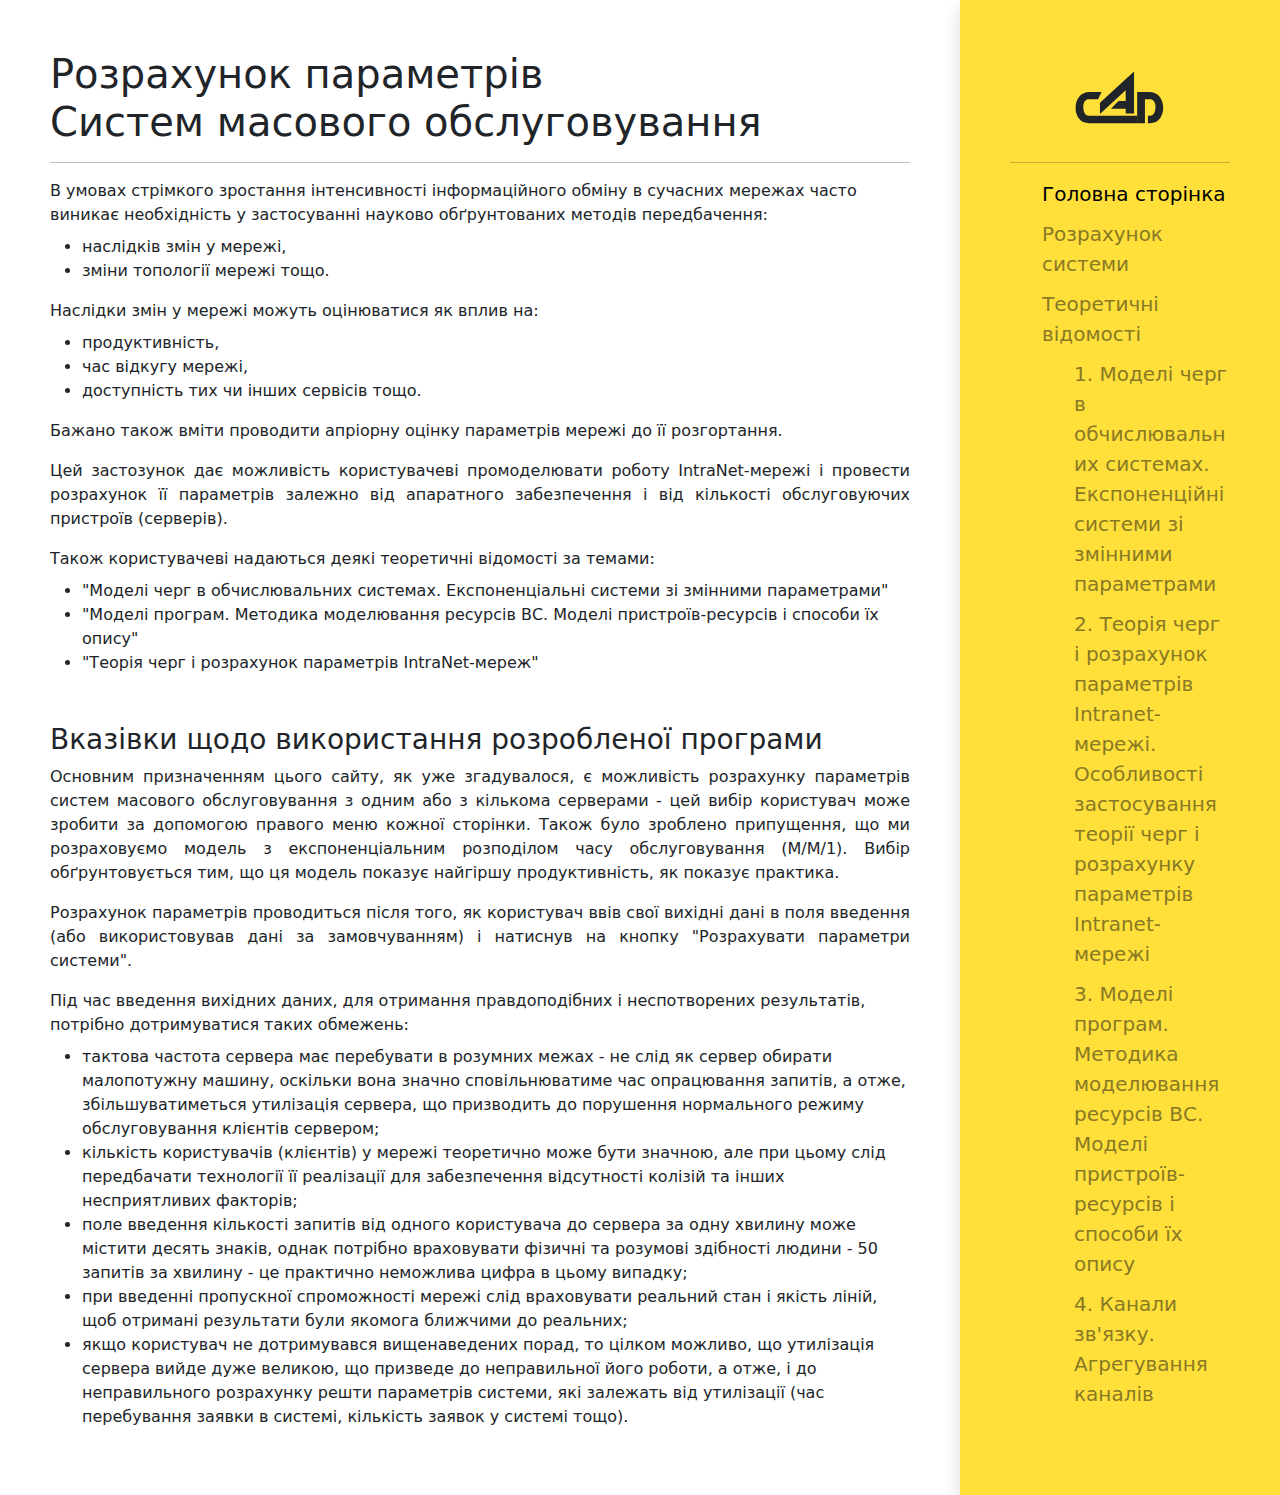
<file: index.html>
<!DOCTYPE html>
<html lang="uk">
<head>
    <title>SMO 4</title>
    <meta http-equiv="Content-Type" content="text/html; charset=UTF-8">
    <meta name="viewport" content="width=device-width, initial-scale=1">
    <link rel="stylesheet" href="css/bootstrap_5.3.2_min.css">
    <link rel="stylesheet" href="css/main.css">
</head>
<body id="index">
    <div class="container-fluid text-justify bg-body">
        <div class="row">
            <div class="col-9 main-frame">
                <div class="h1">
                    <div>Розрахунок параметрів</div>
                    <div>Систем масового обслуговування</div>
                </div>
                <hr class="border-black">
                <div class="mt-3 mb-3">
                    <div class="mb-2">
                        В умовах стрімкого зростання інтенсивності інформаційного обміну в 
                        сучасних мережах часто виникає необхідність у застосуванні науково 
                        обґрунтованих методів передбачення:
                    </div>
                    <div>
                        <ul>
                            <li>наслідків змін у мережі,</li>
                            <li>зміни топології мережі тощо.</li>
                        </ul>
                    </div>
                </div>
                <div class="mt-3 mb-3">
                    <div class="mb-2">
                        Наслідки змін у мережі можуть оцінюватися як вплив на:
                    </div>
                    <div>
                        <ul>
                            <li>продуктивність,</li>
                            <li>час відкугу мережі,</li>
                            <li>доступність тих чи інших сервісів тощо.</li>
                        </ul>
                    </div>
                </div>
                <p>
                    Бажано також вміти проводити апріорну оцінку параметрів мережі до її розгортання. 
                </p>
                <p>
                    Цей застозунок дає можливість користувачеві промоделювати роботу IntrаNet-мережі 
                    і провести розрахунок її параметрів залежно від апаратного забезпечення і 
                    від кількості обслуговуючих пристроїв (серверів).
                </p>
                <div class="mt-3 mb-3">
                    <div class="mb-2">
                        Також користувачеві надаються деякі теоретичні відомості за темами:
                    </div>
                    <div>
                        <ul>
                            <li>"Моделі черг в обчислювальних системах. Експоненціальні системи зі змінними параметрами"</li>
                            <li>"Моделі програм. Методика моделювання ресурсів ВС. Моделі пристроїв-ресурсів і способи їх опису"</li>
                            <li>"Теорія черг і розрахунок параметрів IntraNet-мереж"</li>
                        </ul>
                    </div>
                </div>
                    
                <h3 class="mt-5">Вказівки щодо використання розробленої програми</h3>
                <p>
                    Основним призначенням цього сайту, як уже згадувалося, є можливість розрахунку
                    параметрів систем масового обслуговування з одним або з кількома серверами -
                    цей вибір користувач може зробити за допомогою правого меню кожної сторінки.
                    Також було зроблено припущення, що ми розраховуємо модель з експоненціальним 
                    розподілом часу обслуговування (М/М/1). Вибір обґрунтовується тим, що ця модель 
                    показує найгіршу продуктивність, як показує практика.
                </p>
                <p>
                    Розрахунок параметрів проводиться після того, як користувач ввів свої
                    вихідні дані в поля введення (або використовував дані за замовчуванням)
                    і натиснув на кнопку "Розрахувати параметри системи".
                </p>
                <div class="mt-3 mb-3">
                    <div class="mb-2">
                        Під час введення вихідних даних, для отримання правдоподібних і
                        неспотворених результатів, потрібно дотримуватися таких обмежень:
                    </div>
                    <div>
                        <ul>
                            <li>
                                тактова частота сервера має перебувати в розумних межах -
                                не слід як сервер обирати малопотужну машину, оскільки вона
                                значно сповільнюватиме час опрацювання запитів, а отже,
                                збільшуватиметься утилізація сервера, що призводить до порушення
                                нормального режиму обслуговування клієнтів сервером;
                            </li>
                            <li>
                                кількість користувачів (клієнтів) у мережі теоретично може
                                бути значною, але при цьому слід передбачати технології її
                                реалізації для забезпечення відсутності колізій та інших
                                несприятливих факторів;
                            </li>
                            <li>
                                поле введення кількості запитів від одного користувача до
                                сервера за одну хвилину може містити десять знаків, однак
                                потрібно враховувати фізичні та розумові здібності людини
                                - 50 запитів за хвилину - це практично неможлива цифра
                                в цьому випадку;
                            </li>
                            <li>
                                при введенні пропускної спроможності мережі слід враховувати
                                реальний стан і якість ліній, щоб отримані результати були
                                якомога ближчими до реальних;
                            </li>
                            <li>
                                якщо користувач не дотримувався вищенаведених порад, то цілком
                                можливо, що утилізація сервера вийде дуже великою, що призведе
                                до неправильної його роботи, а отже, і до неправильного
                                розрахунку решти параметрів системи, які залежать від утилізації
                                (час перебування заявки в системі, кількість заявок у системі тощо).
                            </li>
                        </ul> 
                    </div>
                </div>
            </div>
            <div class="col-3 shadow side-frame bg-yellow">
                <svg width="96" height="96" viewBox="0 0 64 64" xmlns="http://www.w3.org/2000/svg">
                    <path d="M18.6347 42.7125V35.1516L41.3503 14.3999V42.287H35.7859V39.1121H25.9665L31.0071 34.006H35.7859V26.8705L18.6347 42.7125Z" fill="#212529">     
                    </path>
                    <path d="M51.5614 27.9224C57.0941 27.9224 60.8 32.3068 60.8 38.4659C60.8 43.2679 58.2685 47.5479 54.6148 48.383C53.4404 48.6701 52.7097 48.8006 52.3704 48.8006H50.6016V43.8942H51.8484C54.406 43.8942 55.6848 41.6759 55.6848 37.2132C55.6848 37.0827 55.5804 34.9688 54.1189 33.6378C53.5187 33.0897 52.9967 32.8287 52.5009 32.8287H48.6384V48.8006H43.4449V27.9224H51.5614Z" fill="#212529">
                    </path>
                    <path d="M11.6386 27.9224C6.10591 27.9224 2.40002 32.2024 2.40002 38.4659C2.40002 39.0661 2.47832 39.9795 2.6349 41.18C3.05247 44.4162 5.68835 47.7567 8.5852 48.383C9.7596 48.6701 10.5164 48.8006 10.8296 48.8006H43.5574V43.8942H11.3255C8.79398 43.8942 7.51519 41.6759 7.51519 37.2132C7.51519 36.9522 7.67178 36.2737 7.98495 35.1775C8.27203 34.1858 9.70741 32.8287 10.6991 32.8287H17.3541L19.7551 27.9224H11.6386Z" fill="#212529">
                    </path>
                </svg>
                <hr class="border-dark">
                <ul>
                    <li>
                        <a href="index.html" id="index_link">
                            <div>Головна сторінка</div>
                        </a>
                    </li>
                    <li>
                        <a href="engine.html" id="engine_link">
                            <div>
                                Розрахунок системи
                            </div>
                        </a>
                    </li>
                    <li>
                        <a href="theory.html" id="theory_link">
                            <div>
                                Теоретичні відомості
                            </div>
                        </a>
                        <ul>
                            <li>
                                <a href="theory_1.html" id="theory_1_link">
                                    <div>
                                        1. Моделі черг 
                                        в обчислювальних системах.
                                        Експоненційні системи зі 
                                        змінними параметрами
                                    </div>
                                </a>
                            </li>
                            <li>
                                <a href="theory_2.html" id="theory_2_link">
                                    <div>2. Теорія черг і розрахунок параметрів
                                        Intranet-мережі. Особливості 
                                        застосування теорії черг і розрахунку
                                        параметрів Intranet-мережі
                                    </div>
                                </a>
                            </li>
                            <li>
                                <a href="theory_3.html" id="theory_3_link">
                                    <div>
                                        3. Моделі програм. Методика моделювання
                                        ресурсів ВС. Моделі пристроїв-ресурсів
                                        і способи їх опису
                                    </div>
                                </a>
                            </li>
                            <li>
                                <a href="theory_4.html" id="theory_4_link">
                                    <div>
                                        4. Канали зв'язку.
                                        Агрегування каналів
                                    </div>
                                </a>
                            </li>
                        </ul>
                    </li>
                </ul>
            </div>
        </div>
    </div>

    <script type="text/javascript" src="js/nav_selector.js"></script>
    <script type="text/javascript" async src="lib/tex-chtml.js"></script>
</body>
</html>
</file>
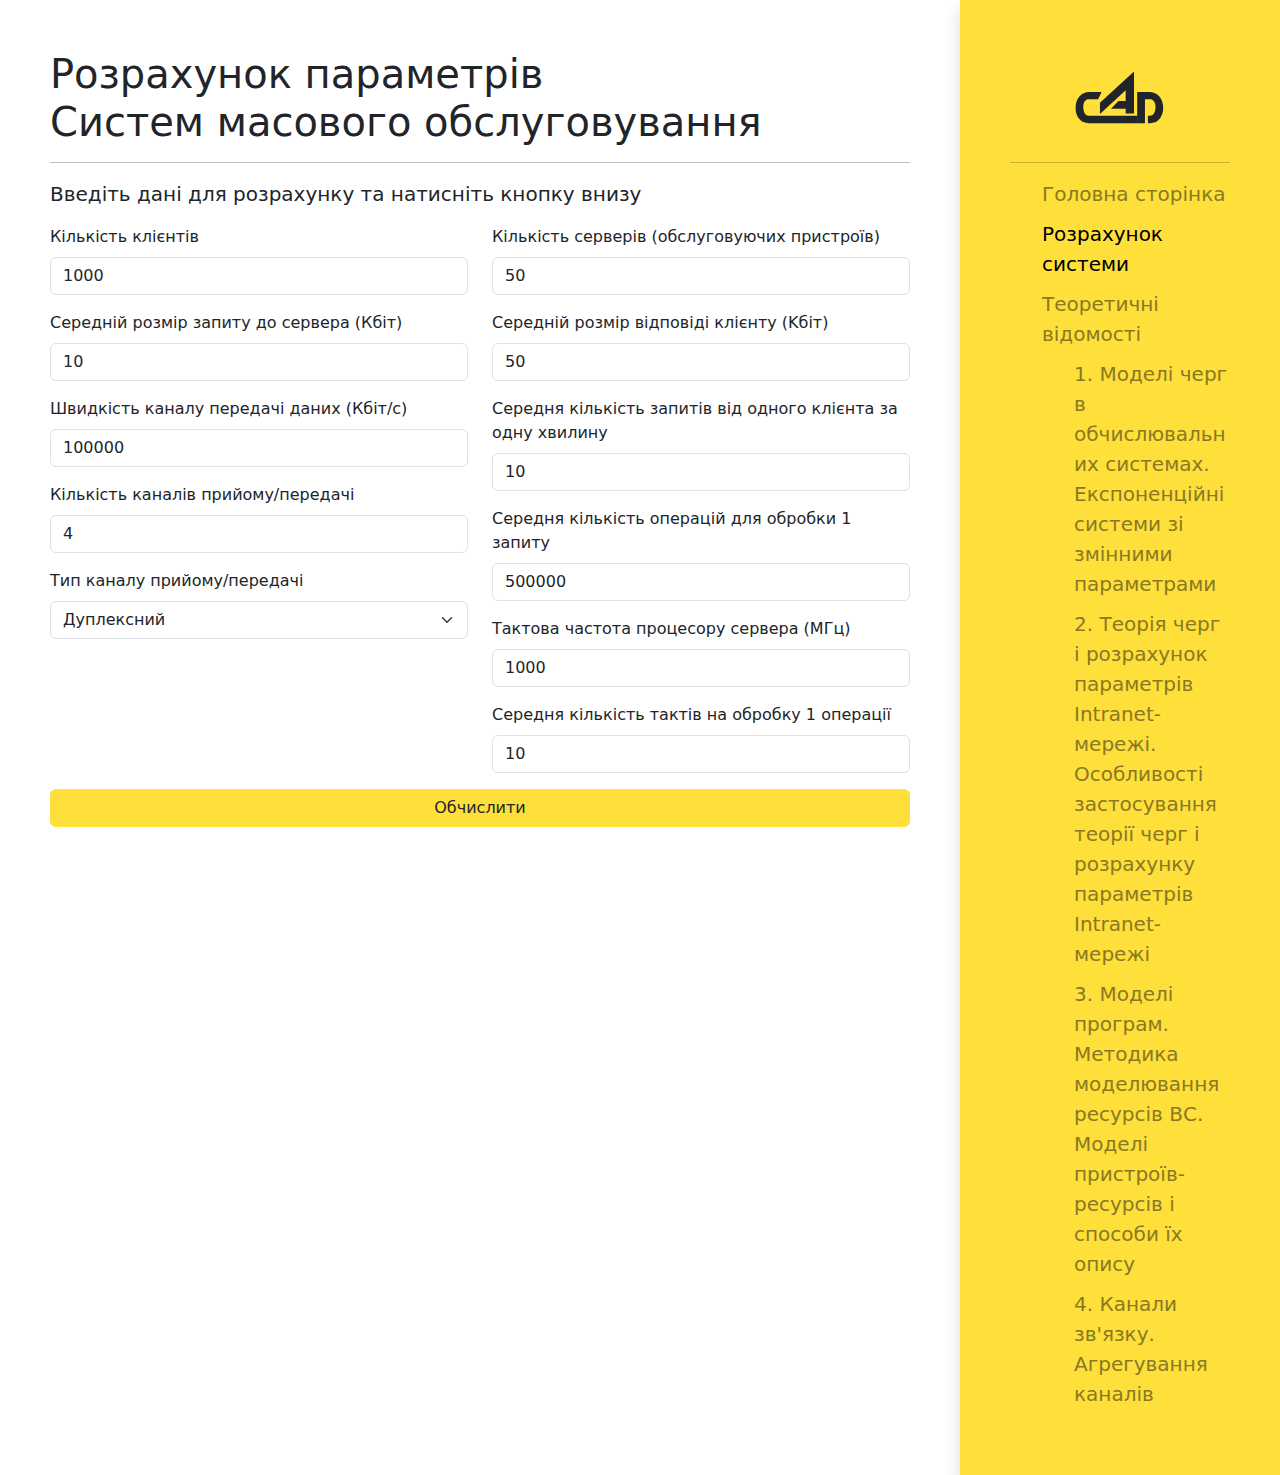
<file: engine.html>
<!DOCTYPE html>
<html lang="uk">
<head>
    <title>SMO 4</title>
    <meta http-equiv="Content-Type" content="text/html; charset=UTF-8">
    <meta name="viewport" content="width=device-width, initial-scale=1">
    <link rel="stylesheet" href="css/bootstrap_5.3.2_min.css">
    <link rel="stylesheet" href="css/main.css">
</head>
<body id="engine">
    <div class="container-fluid text-justify bg-body">
        <div class="row">
            <div class="col-9 main-frame">
                <div class="h1">
                    <div>Розрахунок параметрів</div>
                    <div>Систем масового обслуговування</div>
                </div>
                <hr class="border-black">
                <p class="fs-5">
                    Введіть дані для розрахунку
                    та натисніть кнопку внизу
                </p>
                <form name="highLoadFrom">
                    <div class="row">
                        <div class="col-6">
                            <div class="mb-3">
                                <label for="userCount" class="form-label">
                                    Кількість клієнтів
                                </label>
                                <input
                                    type="text"
                                    id="userCount"
                                    value="1000"
                                    size="10"
                                    class="form-control"
                                >
                            </div>
                            <div class="mb-3">
                                <label for="requestSize" class="form-label">
                                    Середній розмір запиту до сервера (Кбіт)
                                </label>
                                <input
                                    type="text"
                                    id="requestSize"
                                    value="10"
                                    size="10"
                                    class="form-control"
                                >
                            </div>
                            <div class="mb-3">
                                <label for="channelSpeed" class="form-label">
                                    Швидкість каналу передачі даних (Кбіт/с) 
                                </label>
                                <input
                                    type="text"
                                    id="channelSpeed"
                                    value="100000"
                                    size="10"
                                    class="form-control"
                                >
                            </div>
                            <div class="mb-3">
                                <label for="channelCount" class="form-label">
                                    Кількість каналів прийому/передачі 
                                </label>
                                <input
                                    type="text"
                                    id="channelCount"
                                    value="4"
                                    size="10"
                                    class="form-control"
                                >
                            </div>
                            <div class="mb-4">
                                <label for="channelType" class="form-label">
                                    Тип каналу прийому/передачі
                                </label>
                                <select
                                    id="channelType"
                                    class="form-select"
                                >
                                    <option value="SIMPLEX">
                                        Напівдуплексний
                                    </option>
                                    <option value="DUPLEX" selected>
                                        Дуплексний
                                    </option>
                                </select> 
                            </div>
                        </div>
                        <div class="col-6">
                            <div class="mb-3">
                                <label for="serverCount" class="form-label">
                                    Кількість серверів (обслуговуючих пристроїв)
                                </label>
                                <input
                                    type="text"
                                    id="serverCount"
                                    value="50"
                                    size="10"
                                    class="form-control"
                                >
                            </div>
                            <div class="mb-3">
                                <label for="responseSize" class="form-label">
                                    Середній розмір відповіді клієнту (Kбіт)
                                </label>
                                <input
                                    type="text"
                                    id="responseSize"
                                    value="50"
                                    size="10"
                                    class="form-control"
                                >
                            </div>
                            <div class="mb-3">
                                <label for="requestCount" class="form-label">
                                    Середня кількість запитів від
                                    одного клієнта за одну хвилину
                                </label>
                                <input
                                    type="text"
                                    id="requestCount"
                                    value="10"
                                    size="10"
                                    class="form-control"
                                >
                            </div>
                            <div class="mb-3">
                                <label for="operationCountPerRequest" class="form-label">
                                    Середня кількість операцій для обробки 1 запиту
                                </label>
                                <input
                                    type="text"
                                    id="operationCountPerRequest"
                                    value="500000"
                                    size="10"
                                    class="form-control"
                                >
                            </div>
                            <div class="mb-3">
                                <label for="processorFrequency" class="form-label">
                                    Тактова частота процесору сервера (МГц) 
                                </label>
                                <input
                                    type="text"
                                    id="processorFrequency"
                                    value="1000"
                                    size="10"
                                    class="form-control"
                                >
                            </div>
                            <div class="mb-3">
                                <label for="tactCountPerOperation" class="form-label">
                                    Середня кількість тактів на обробку 1 операції
                                </label>
                                <input
                                    type="text"
                                    id="tactCountPerOperation"
                                    value="10"
                                    size="10"
                                    class="form-control"
                                >
                            </div>
                        </div>
                    </div>
                    <div class="d-grid gap-1">
                        <input
                            type="button"
                            class="btn btn-yellow"
                            onClick="calculateHighLoadParams()"
                            value="Обчислити"
                            name="Button"
                        >
                    </div>
                </form>
                <div id="high_load_calculation_output" class="mt-5">
                </div>
            </div>
            <div class="col-3 shadow side-frame bg-yellow">
                <svg width="96" height="96" viewBox="0 0 64 64" xmlns="http://www.w3.org/2000/svg">
                    <path d="M18.6347 42.7125V35.1516L41.3503 14.3999V42.287H35.7859V39.1121H25.9665L31.0071 34.006H35.7859V26.8705L18.6347 42.7125Z" fill="#212529">     
                    </path>
                    <path d="M51.5614 27.9224C57.0941 27.9224 60.8 32.3068 60.8 38.4659C60.8 43.2679 58.2685 47.5479 54.6148 48.383C53.4404 48.6701 52.7097 48.8006 52.3704 48.8006H50.6016V43.8942H51.8484C54.406 43.8942 55.6848 41.6759 55.6848 37.2132C55.6848 37.0827 55.5804 34.9688 54.1189 33.6378C53.5187 33.0897 52.9967 32.8287 52.5009 32.8287H48.6384V48.8006H43.4449V27.9224H51.5614Z" fill="#212529">
                    </path>
                    <path d="M11.6386 27.9224C6.10591 27.9224 2.40002 32.2024 2.40002 38.4659C2.40002 39.0661 2.47832 39.9795 2.6349 41.18C3.05247 44.4162 5.68835 47.7567 8.5852 48.383C9.7596 48.6701 10.5164 48.8006 10.8296 48.8006H43.5574V43.8942H11.3255C8.79398 43.8942 7.51519 41.6759 7.51519 37.2132C7.51519 36.9522 7.67178 36.2737 7.98495 35.1775C8.27203 34.1858 9.70741 32.8287 10.6991 32.8287H17.3541L19.7551 27.9224H11.6386Z" fill="#212529">
                    </path>
                </svg>
                <hr class="border-dark">
                <ul>
                    <li>
                        <a href="index.html" id="index_link">
                            <div>Головна сторінка</div>
                        </a>
                    </li>
                    <li>
                        <a href="engine.html" id="engine_link">
                            <div>
                                Розрахунок системи
                            </div>
                        </a>
                    </li>
                    <li>
                        <a href="theory.html" id="theory_link">
                            <div>
                                Теоретичні відомості
                            </div>
                        </a>
                        <ul>
                            <li>
                                <a href="theory_1.html" id="theory_1_link">
                                    <div>
                                        1. Моделі черг 
                                        в обчислювальних системах.
                                        Експоненційні системи зі 
                                        змінними параметрами
                                    </div>
                                </a>
                            </li>
                            <li>
                                <a href="theory_2.html" id="theory_2_link">
                                    <div>2. Теорія черг і розрахунок параметрів
                                        Intranet-мережі. Особливості 
                                        застосування теорії черг і розрахунку
                                        параметрів Intranet-мережі
                                    </div>
                                </a>
                            </li>
                            <li>
                                <a href="theory_3.html" id="theory_3_link">
                                    <div>
                                        3. Моделі програм. Методика моделювання
                                        ресурсів ВС. Моделі пристроїв-ресурсів
                                        і способи їх опису
                                    </div>
                                </a>
                            </li>
                            <li>
                                <a href="theory_4.html" id="theory_4_link">
                                    <div>
                                        4. Канали зв'язку.
                                        Агрегування каналів
                                    </div>
                                </a>
                            </li>
                        </ul>
                    </li>
                </ul>
            </div>
        </div>
    </div>

    <script type="text/javascript" src="js/nav_selector.js"></script>
    <script type="text/javascript" src="js/engine.js"></script>
</body>
</html>
</file>
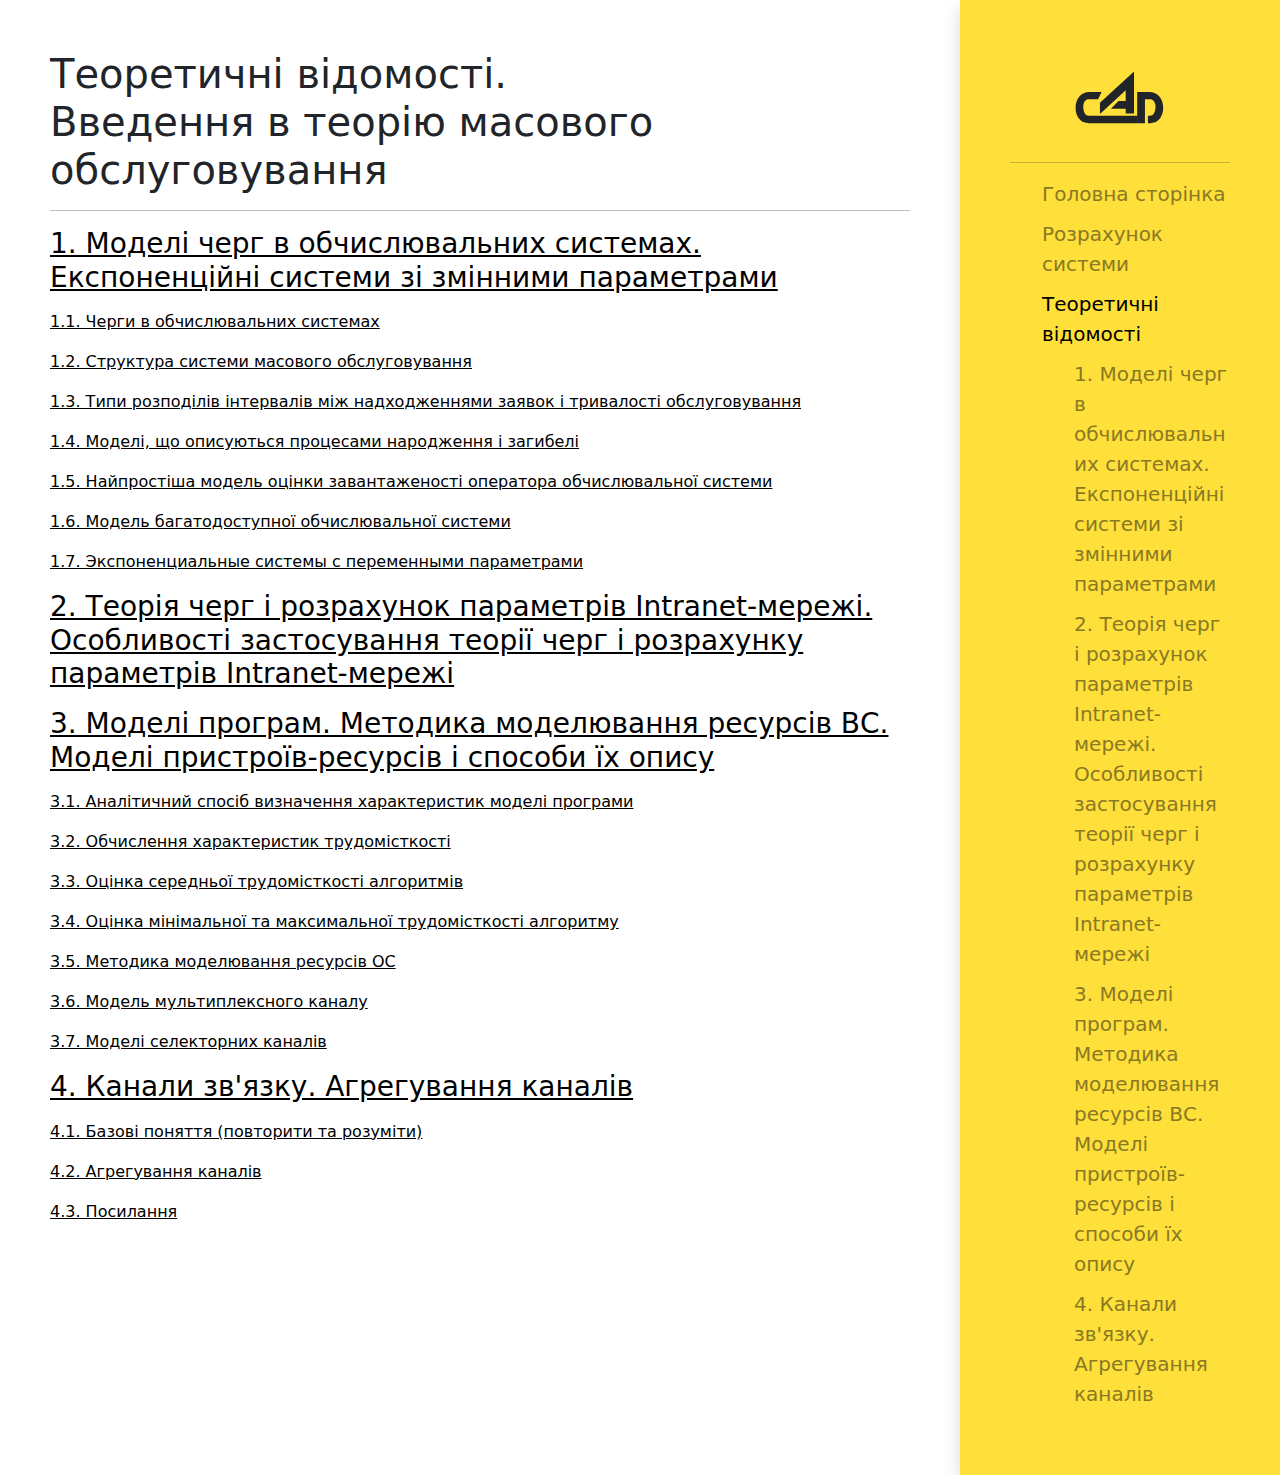
<file: theory.html>
<!DOCTYPE html>
<html lang="uk">
    <head>
        <title>SMO 4</title>
        <meta http-equiv="Content-Type" content="text/html; charset=UTF-8" />
        <meta name="viewport" content="width=device-width, initial-scale=1" />
        <link rel="stylesheet" href="css/bootstrap_5.3.2_min.css" />
        <link rel="stylesheet" href="css/main.css" />
    </head>
    <body id="theory">
        <div class="container-fluid text-justify bg-body">
            <div class="row">
                <div class="col-9 main-frame">
                    <div class="h1">
                        <div>Теоретичні відомості.</div>
                        <div>Введення в теорію масового обслуговування</div>
                    </div>
                    <hr class="border-black" />
                    <p>
                        <a href="theory_1.html">
                            <h3>
                                1. Моделі черг в обчислювальних системах. Експоненційні системи зі змінними параметрами
                            </h3>
                        </a> 
                    </p>
                    <p>
                        <a href="theory_1.html#theory_1_1">
                            1.1. Черги в обчислювальних системах
                        </a>
                    </p>
                    <p>
                        <a href="theory_1.html#theory_1_2"> 
                            1.2. Структура системи масового обслуговування
                        </a>
                    </p>
                    <p>
                        <a href="theory_1.html#theory_1_3">
                            1.3. Типи розподілів інтервалів між надходженнями заявок і тривалості обслуговування
                        </a>
                    </p>
                    <p>
                        <a href="theory_1.html#theory_1_4">
                            1.4. Моделі, що описуються процесами народження і загибелі
                        </a>
                    </p>
                    <p>
                        <a href="theory_1.html#theory_1_5">
                            1.5. Найпростіша модель оцінки завантаженості оператора обчислювальної системи
                        </a>
                    </p>
                    <p>
                        <a href="theory_1.html#theory_1_6">
                            1.6. Модель багатодоступної обчислювальної системи
                        </a>
                    </p>
                    <p>
                        <a href="theory_1.html#theory_1_7">
                            1.7. Экспоненциальные системы с переменными параметрами
                        </a>
                    </p>
                    <p>
                        <a href="theory_2.html">
                            <h3>
                                2. Теорія черг і розрахунок параметрів Intranet-мережі. Особливості застосування теорії черг і розрахунку параметрів Intranet-мережі
                            </h3>
                        </a> 
                    </p>
                    <p>
                        <a href="theory_3.html">
                            <h3>
                                3. Моделі програм. Методика моделювання ресурсів ВС. Моделі пристроїв-ресурсів і способи їх опису
                            </h3>
                        </a> 
                    </p>
                    <p>
                        <a href="theory_3.html#theory_3_1">
                            3.1. Аналітичний спосіб визначення характеристик моделі програми
                        </a>
                    </p>
                    <p>
                        <a href="theory_3.html#theory_3_2"> 
                            3.2. Обчислення характеристик трудомісткості
                        </a>
                    </p>
                    <p>
                        <a href="theory_3.html#theory_3_3">
                            3.3. Оцінка середньої трудомісткості алгоритмів
                        </a>
                    </p>
                    <p>
                        <a href="theory_3.html#theory_3_4">
                            3.4. Оцінка мінімальної та максимальної трудомісткості алгоритму
                        </a>
                    </p>
                    <p>
                        <a href="theory_3.html#theory_3_5">
                            3.5. Методика моделювання ресурсів ОС
                        </a>
                    </p>
                    <p>
                        <a href="theory_3.html#theory_3_6">
                            3.6. Модель мультиплексного каналу
                        </a>
                    </p>
                    <p>
                        <a href="theory_3.html#theory_3_7">
                            3.7. Моделі селекторних каналів
                        </a>
                    </p>
                    <p>
                        <a href="theory_4.html">
                            <h3>
                                4. Канали зв'язку. Агрегування каналів
                            </h3>
                        </a> 
                    </p>
                    <p>
                        <a href="theory_4.html#theory_4_1">
                            4.1. Базові поняття (повторити та розуміти)
                        </a>
                    </p>
                    <p>
                        <a href="theory_4.html#theory_4_2">
                            4.2. Агрегування каналів
                        </a>
                    </p>
                    <p>
                        <a href="theory_4.html#theory_4_3">
                            4.3. Посилання
                        </a>
                    </p>
                </div>
                <div class="col-3 shadow side-frame bg-yellow">
                    <svg width="96" height="96" viewBox="0 0 64 64" xmlns="http://www.w3.org/2000/svg">
                        <path d="M18.6347 42.7125V35.1516L41.3503 14.3999V42.287H35.7859V39.1121H25.9665L31.0071 34.006H35.7859V26.8705L18.6347 42.7125Z" fill="#212529">     
                        </path>
                        <path d="M51.5614 27.9224C57.0941 27.9224 60.8 32.3068 60.8 38.4659C60.8 43.2679 58.2685 47.5479 54.6148 48.383C53.4404 48.6701 52.7097 48.8006 52.3704 48.8006H50.6016V43.8942H51.8484C54.406 43.8942 55.6848 41.6759 55.6848 37.2132C55.6848 37.0827 55.5804 34.9688 54.1189 33.6378C53.5187 33.0897 52.9967 32.8287 52.5009 32.8287H48.6384V48.8006H43.4449V27.9224H51.5614Z" fill="#212529">
                        </path>
                        <path d="M11.6386 27.9224C6.10591 27.9224 2.40002 32.2024 2.40002 38.4659C2.40002 39.0661 2.47832 39.9795 2.6349 41.18C3.05247 44.4162 5.68835 47.7567 8.5852 48.383C9.7596 48.6701 10.5164 48.8006 10.8296 48.8006H43.5574V43.8942H11.3255C8.79398 43.8942 7.51519 41.6759 7.51519 37.2132C7.51519 36.9522 7.67178 36.2737 7.98495 35.1775C8.27203 34.1858 9.70741 32.8287 10.6991 32.8287H17.3541L19.7551 27.9224H11.6386Z" fill="#212529">
                        </path>
                    </svg>
                    <hr class="border-dark">
                    <ul>
                        <li>
                            <a href="index.html" id="index_link">
                                <div>Головна сторінка</div>
                            </a>
                        </li>
                        <li>
                            <a href="engine.html" id="engine_link">
                                <div>
                                    Розрахунок системи
                                </div>
                            </a>
                        </li>
                        <li>
                            <a href="theory.html" id="theory_link">
                                <div>
                                    Теоретичні відомості
                                </div>
                            </a>
                            <ul>
                                <li>
                                    <a href="theory_1.html" id="theory_1_link">
                                        <div>
                                            1. Моделі черг 
                                            в обчислювальних системах.
                                            Експоненційні системи зі 
                                            змінними параметрами
                                        </div>
                                    </a>
                                </li>
                                <li>
                                    <a href="theory_2.html" id="theory_2_link">
                                        <div>2. Теорія черг і розрахунок параметрів
                                            Intranet-мережі. Особливості 
                                            застосування теорії черг і розрахунку
                                            параметрів Intranet-мережі
                                        </div>
                                    </a>
                                </li>
                                <li>
                                    <a href="theory_3.html" id="theory_3_link">
                                        <div>
                                            3. Моделі програм. Методика моделювання
                                            ресурсів ВС. Моделі пристроїв-ресурсів
                                            і способи їх опису
                                        </div>
                                    </a>
                                </li>
                                <li>
                                    <a href="theory_4.html" id="theory_4_link">
                                        <div>
                                            4. Канали зв'язку.
                                            Агрегування каналів
                                        </div>
                                    </a>
                                </li>
                            </ul>
                        </li>
                    </ul>
                </div>
            </div>
        </div>
    </body>

    <script type="text/javascript" src="js/nav_selector.js"></script>
    <script type="text/javascript" async src="lib/tex-chtml.js"></script>
</html>
</file>
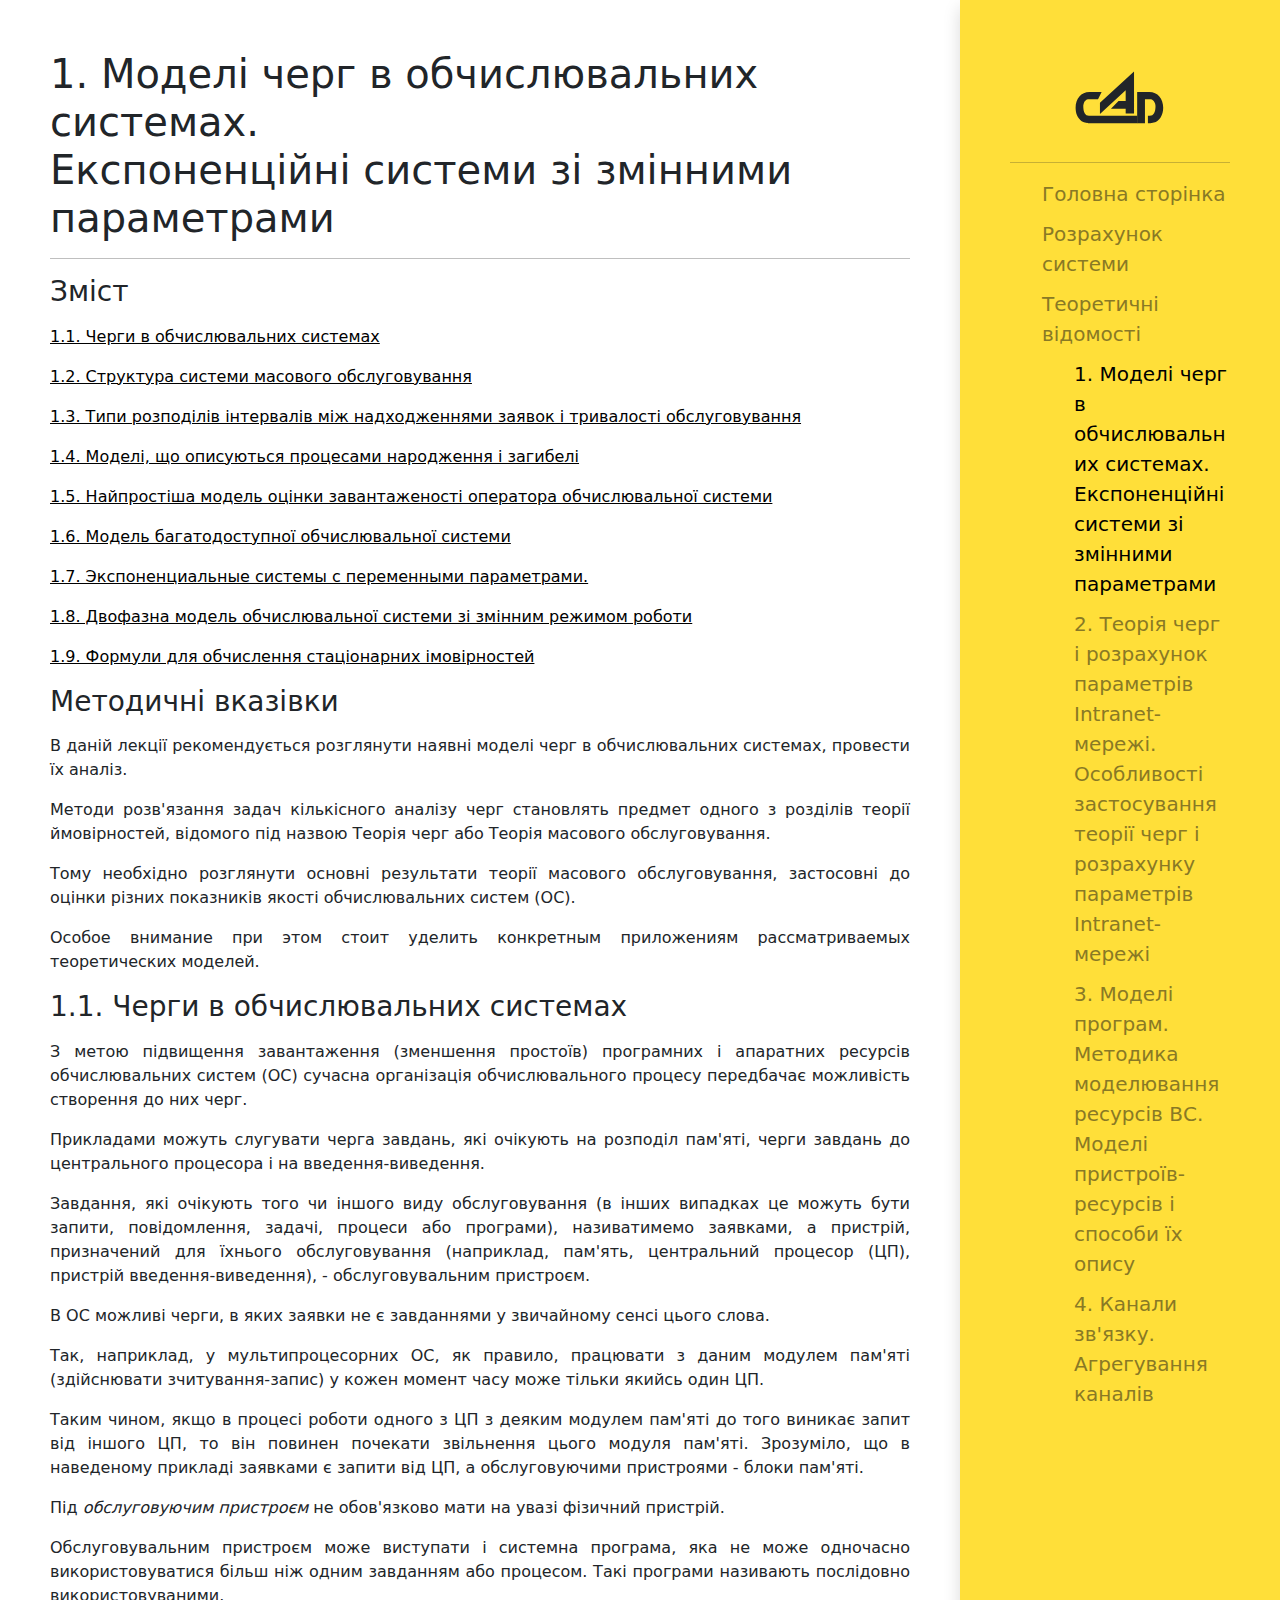
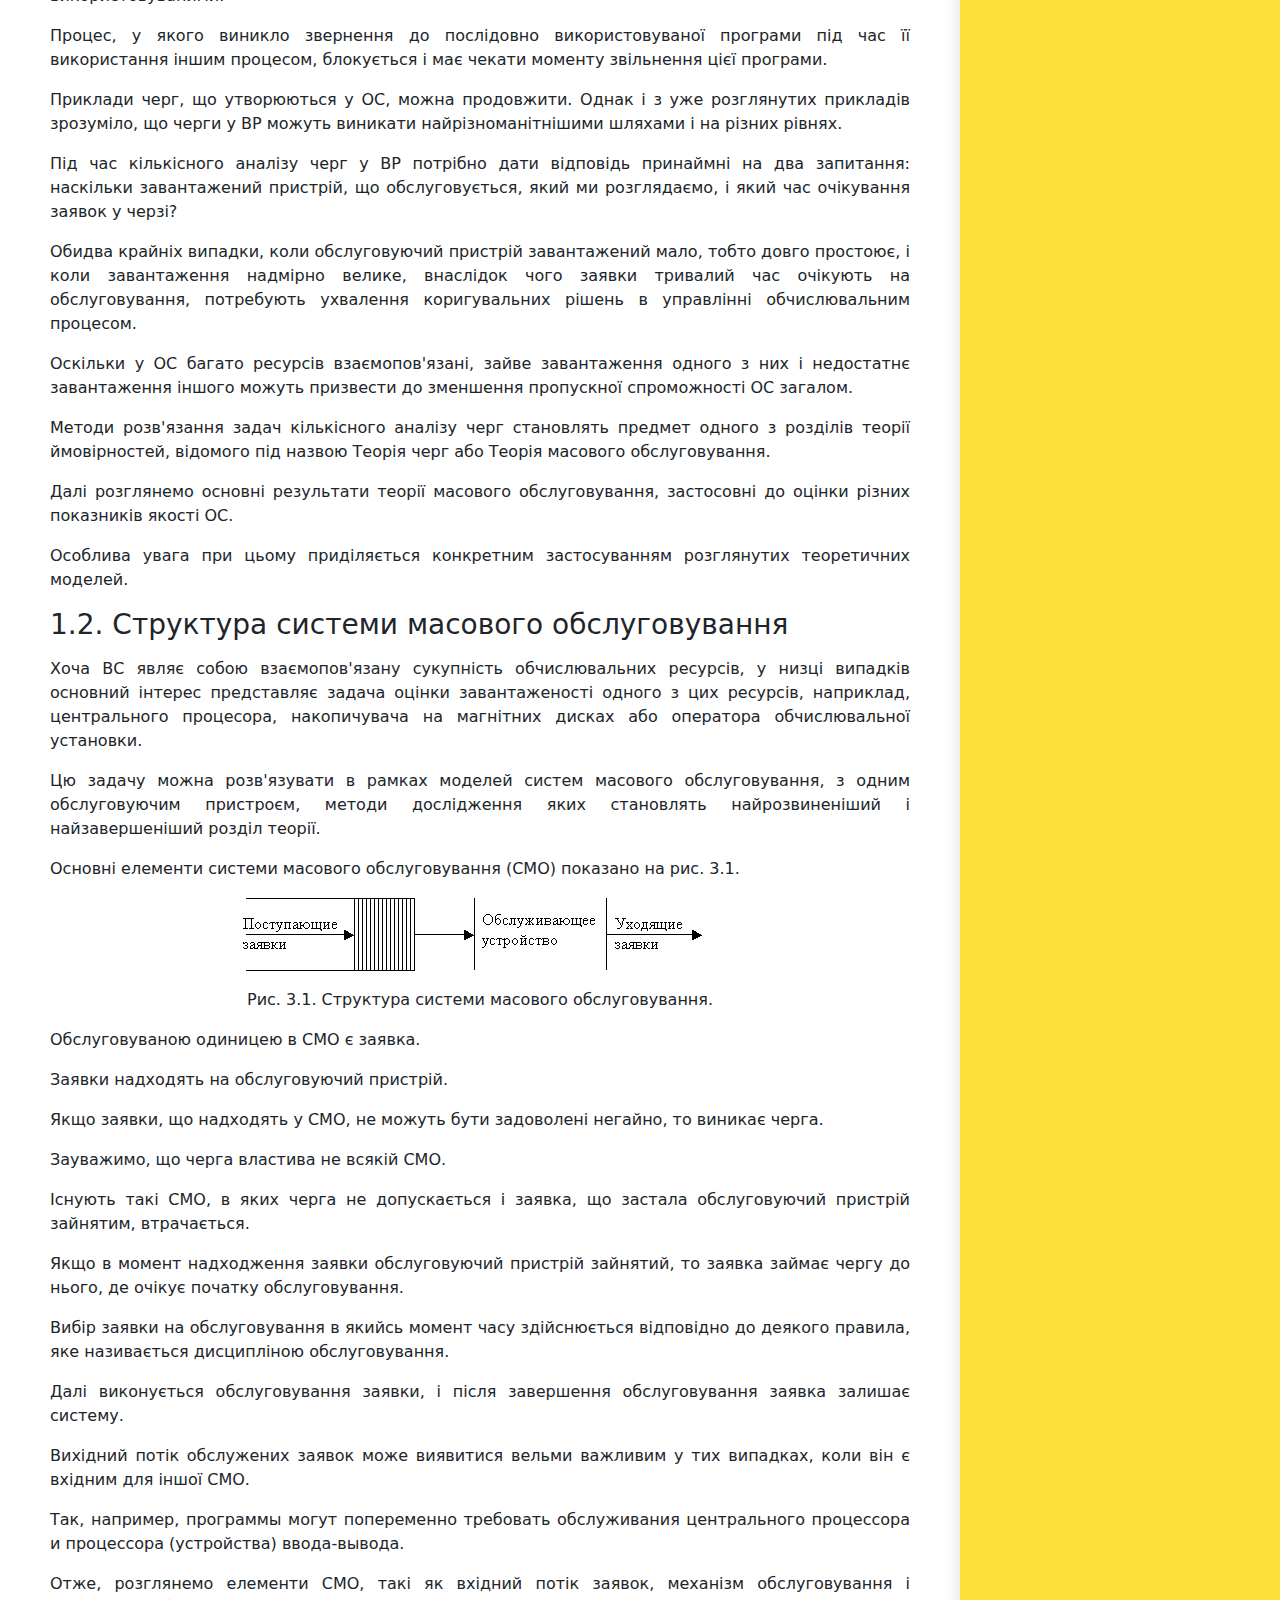
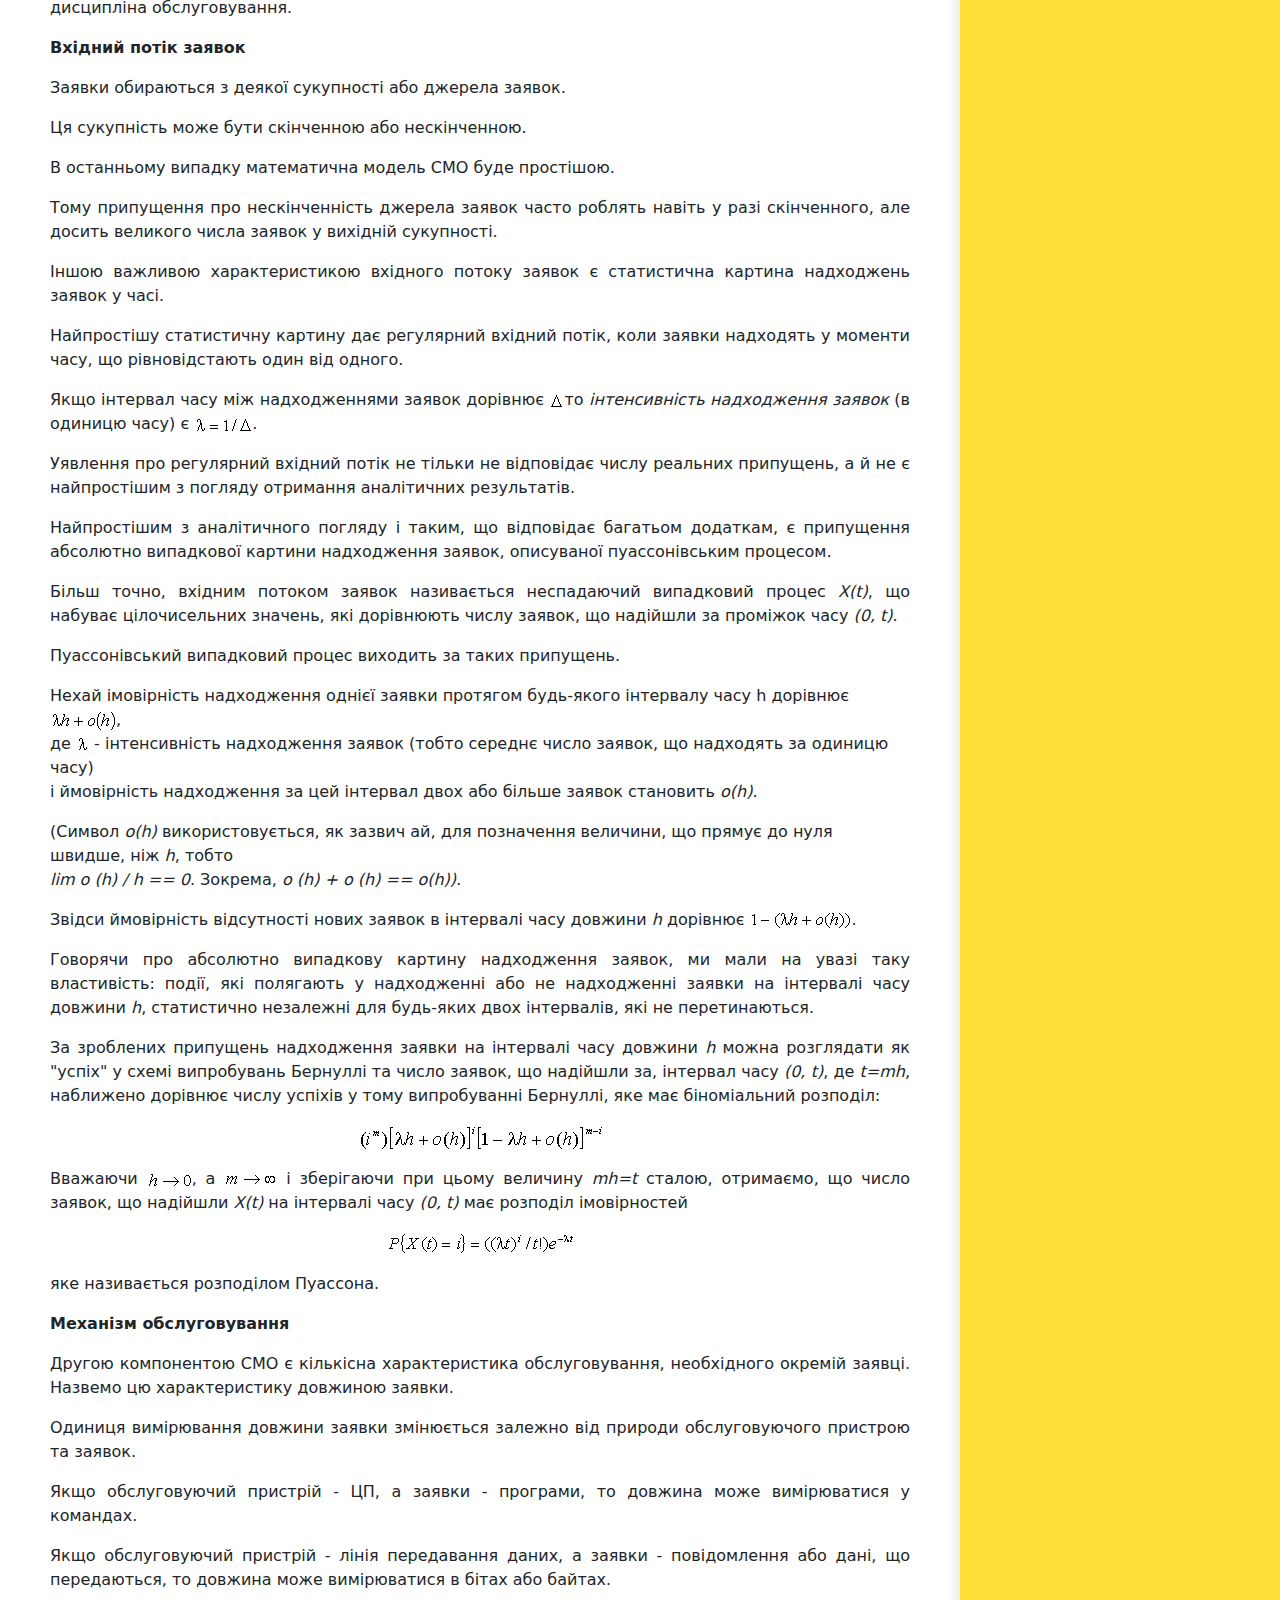
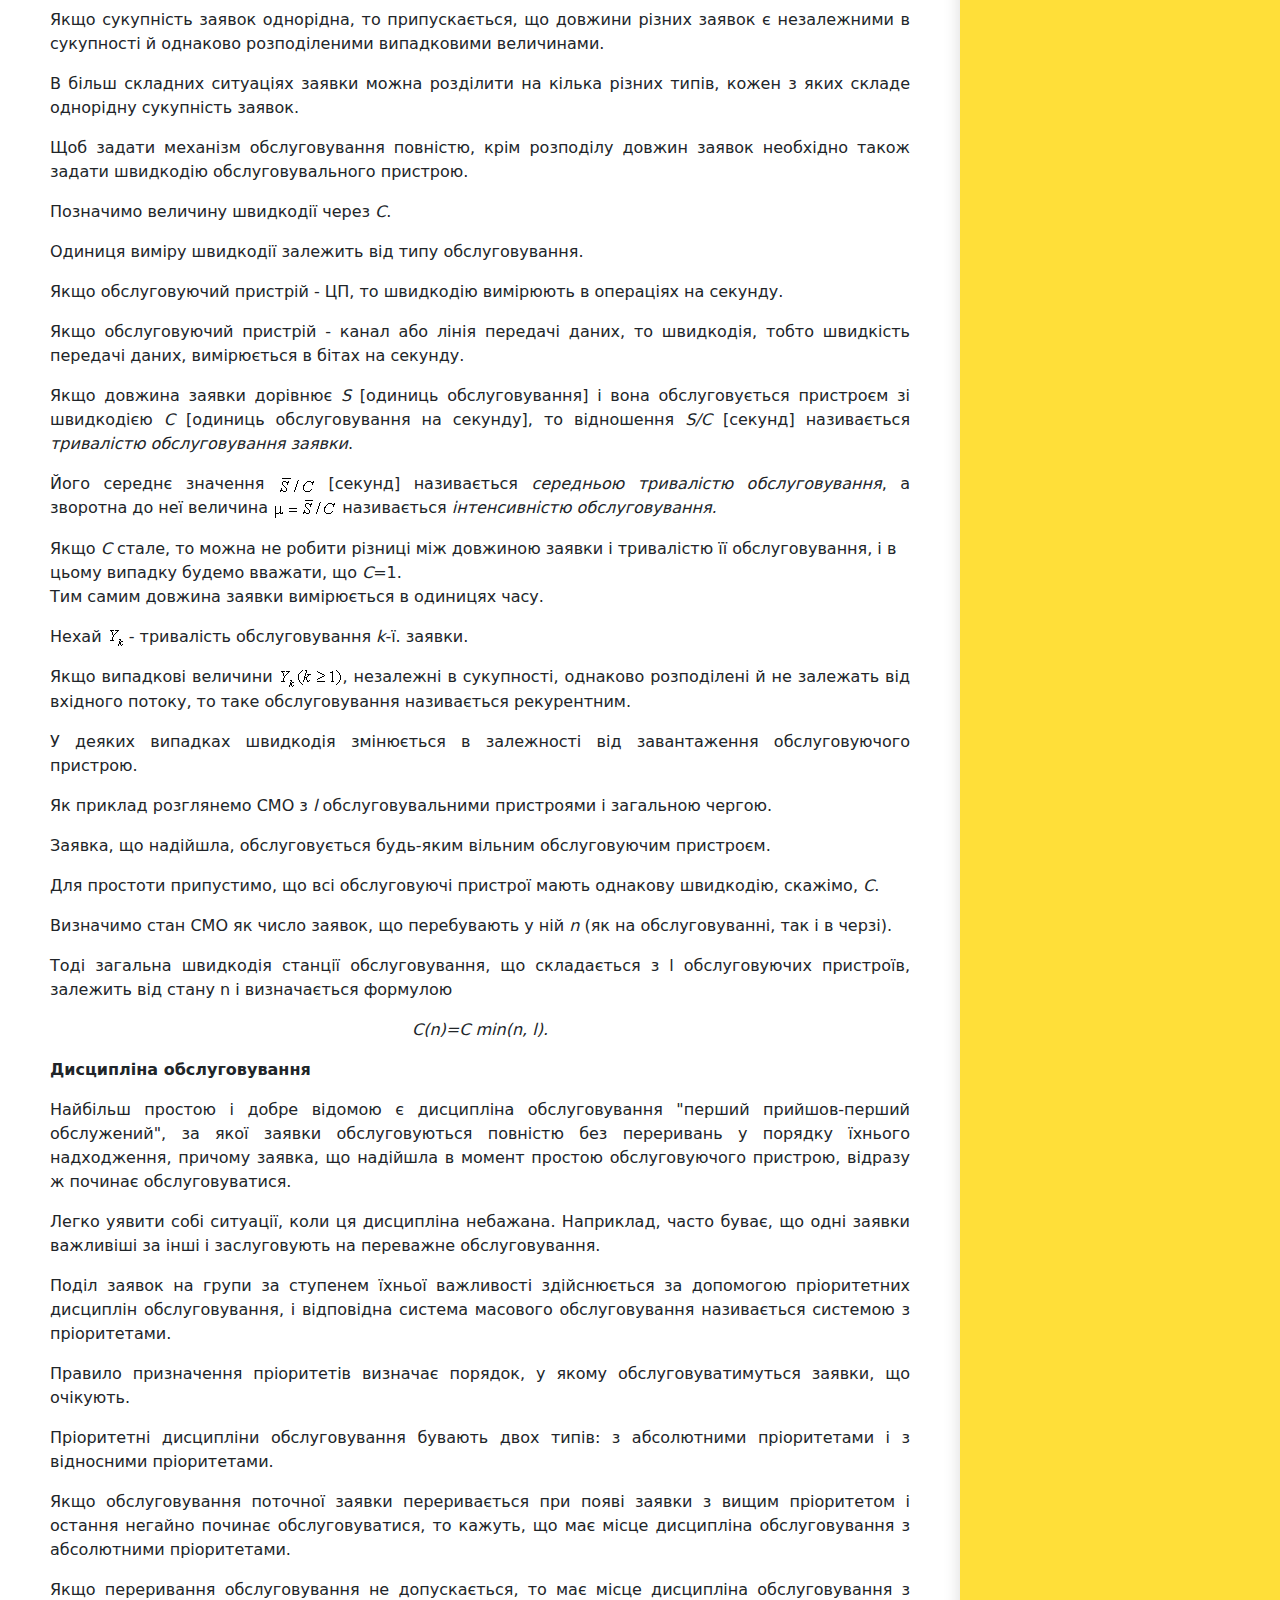
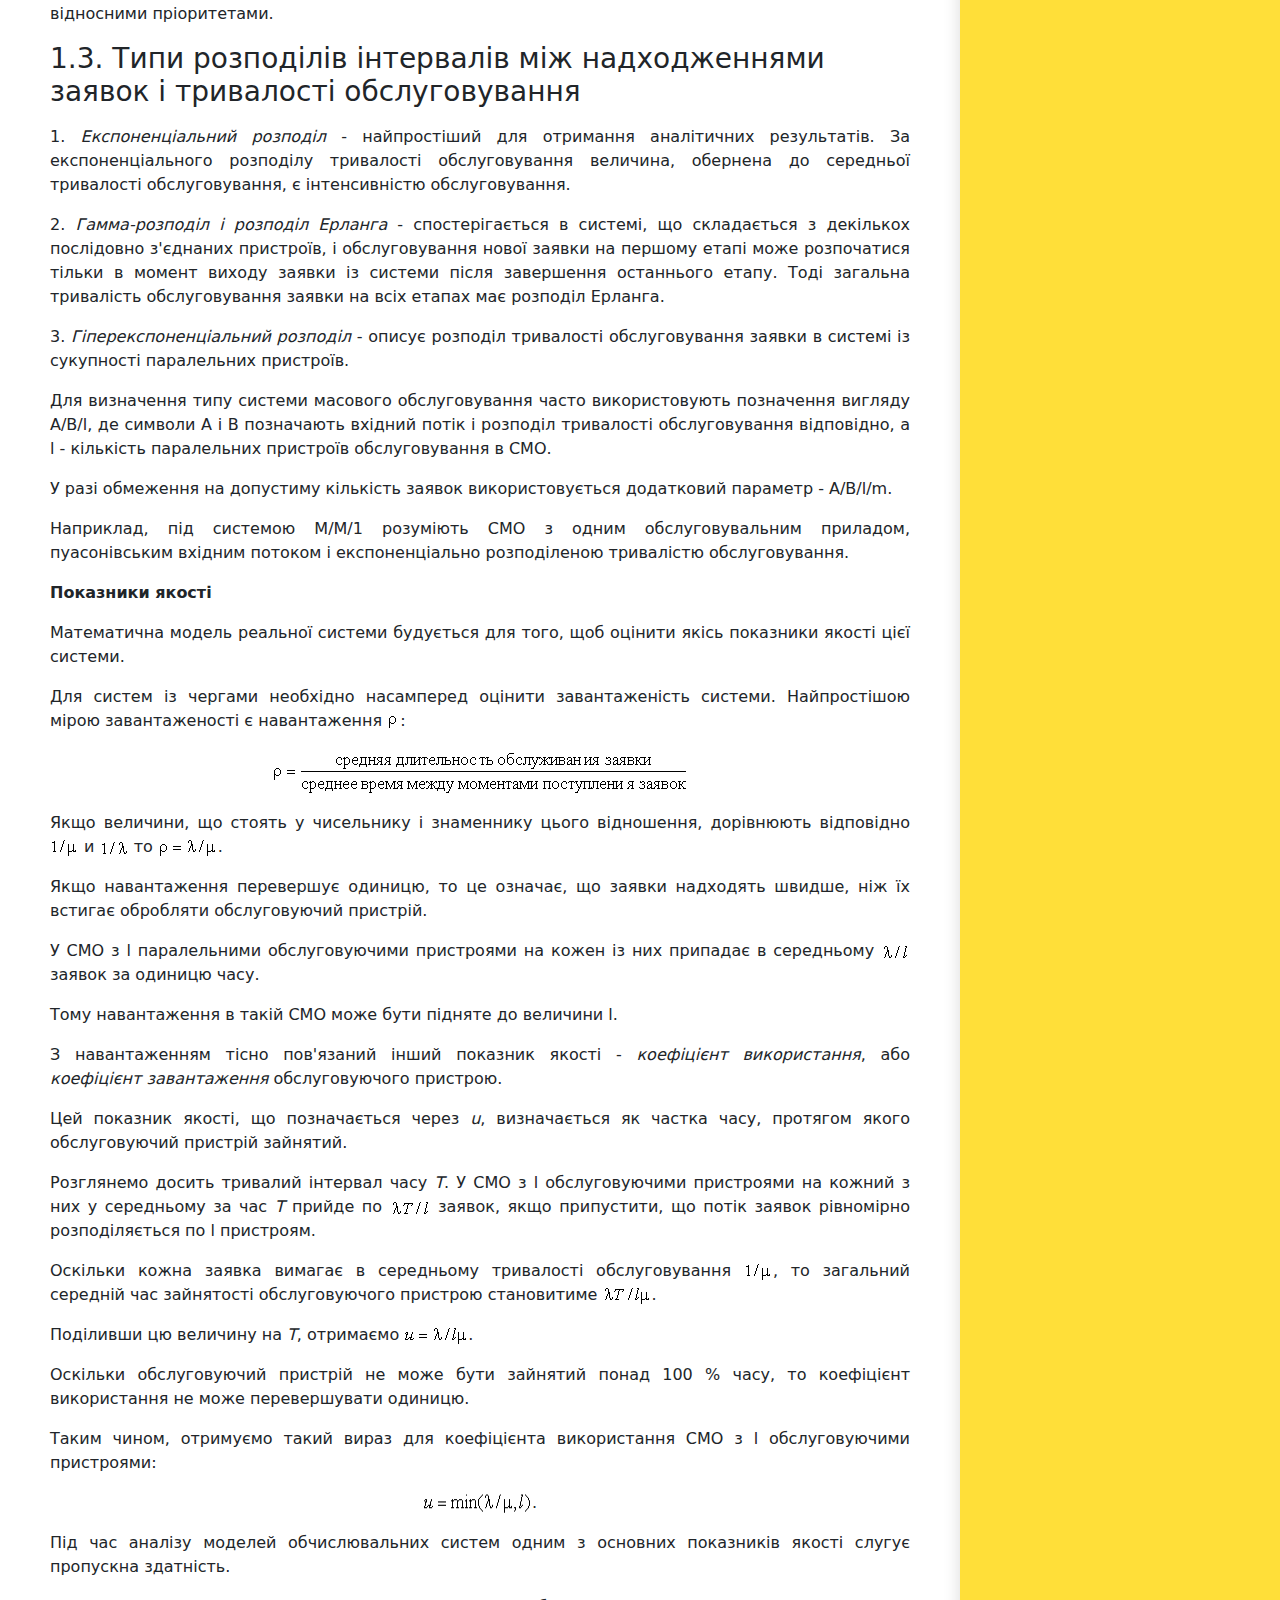
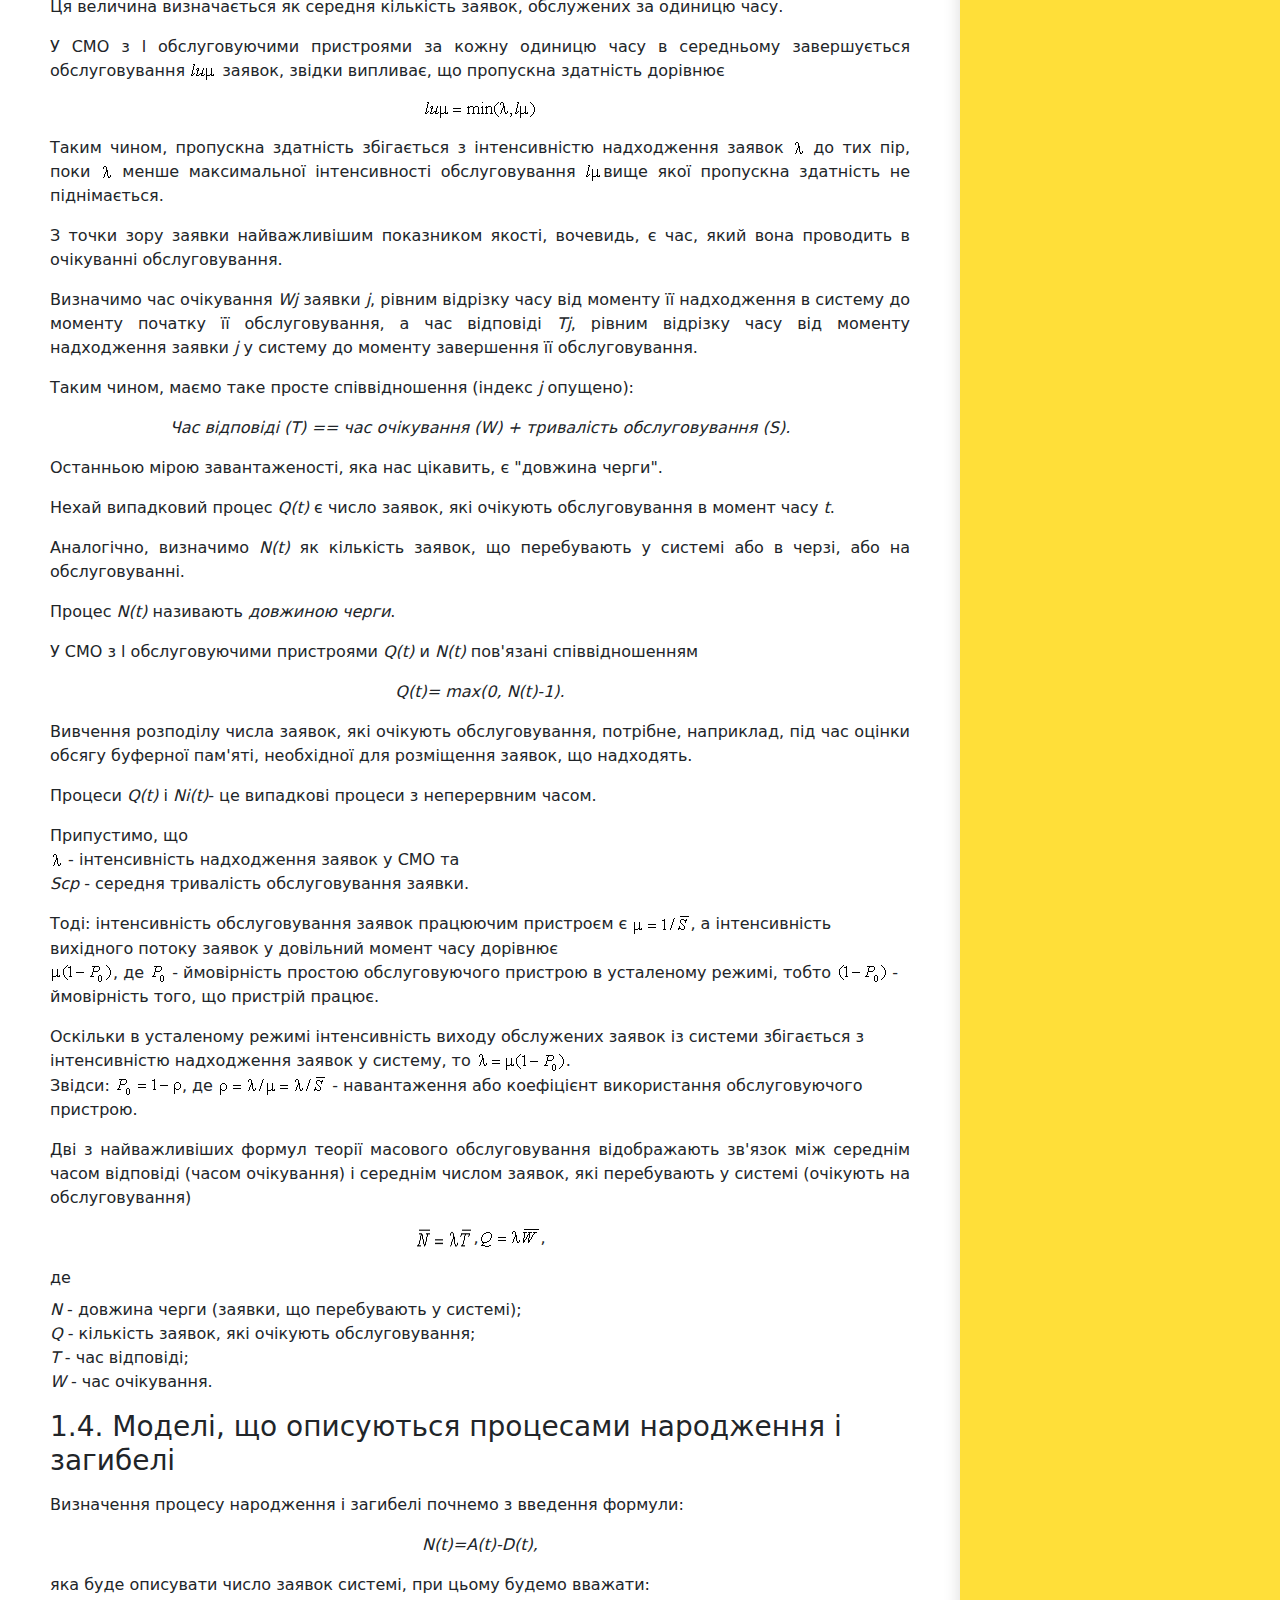
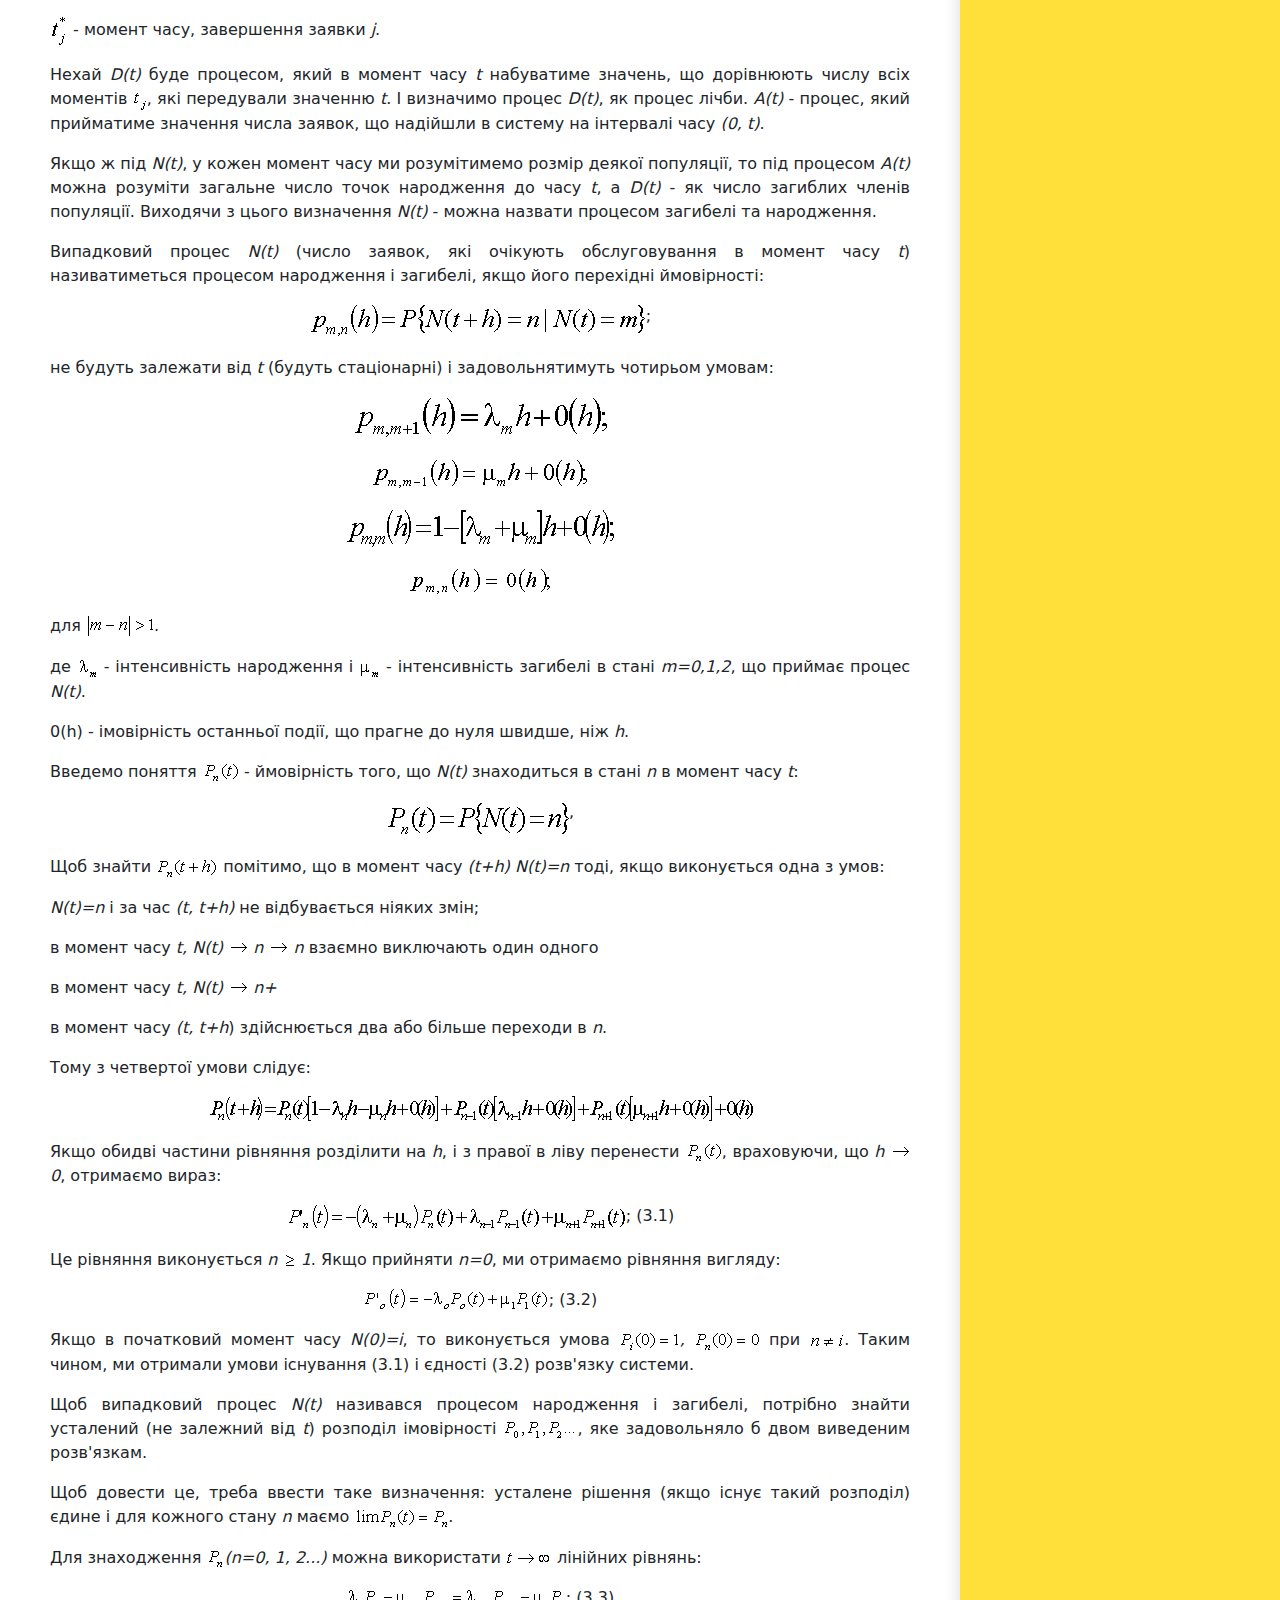
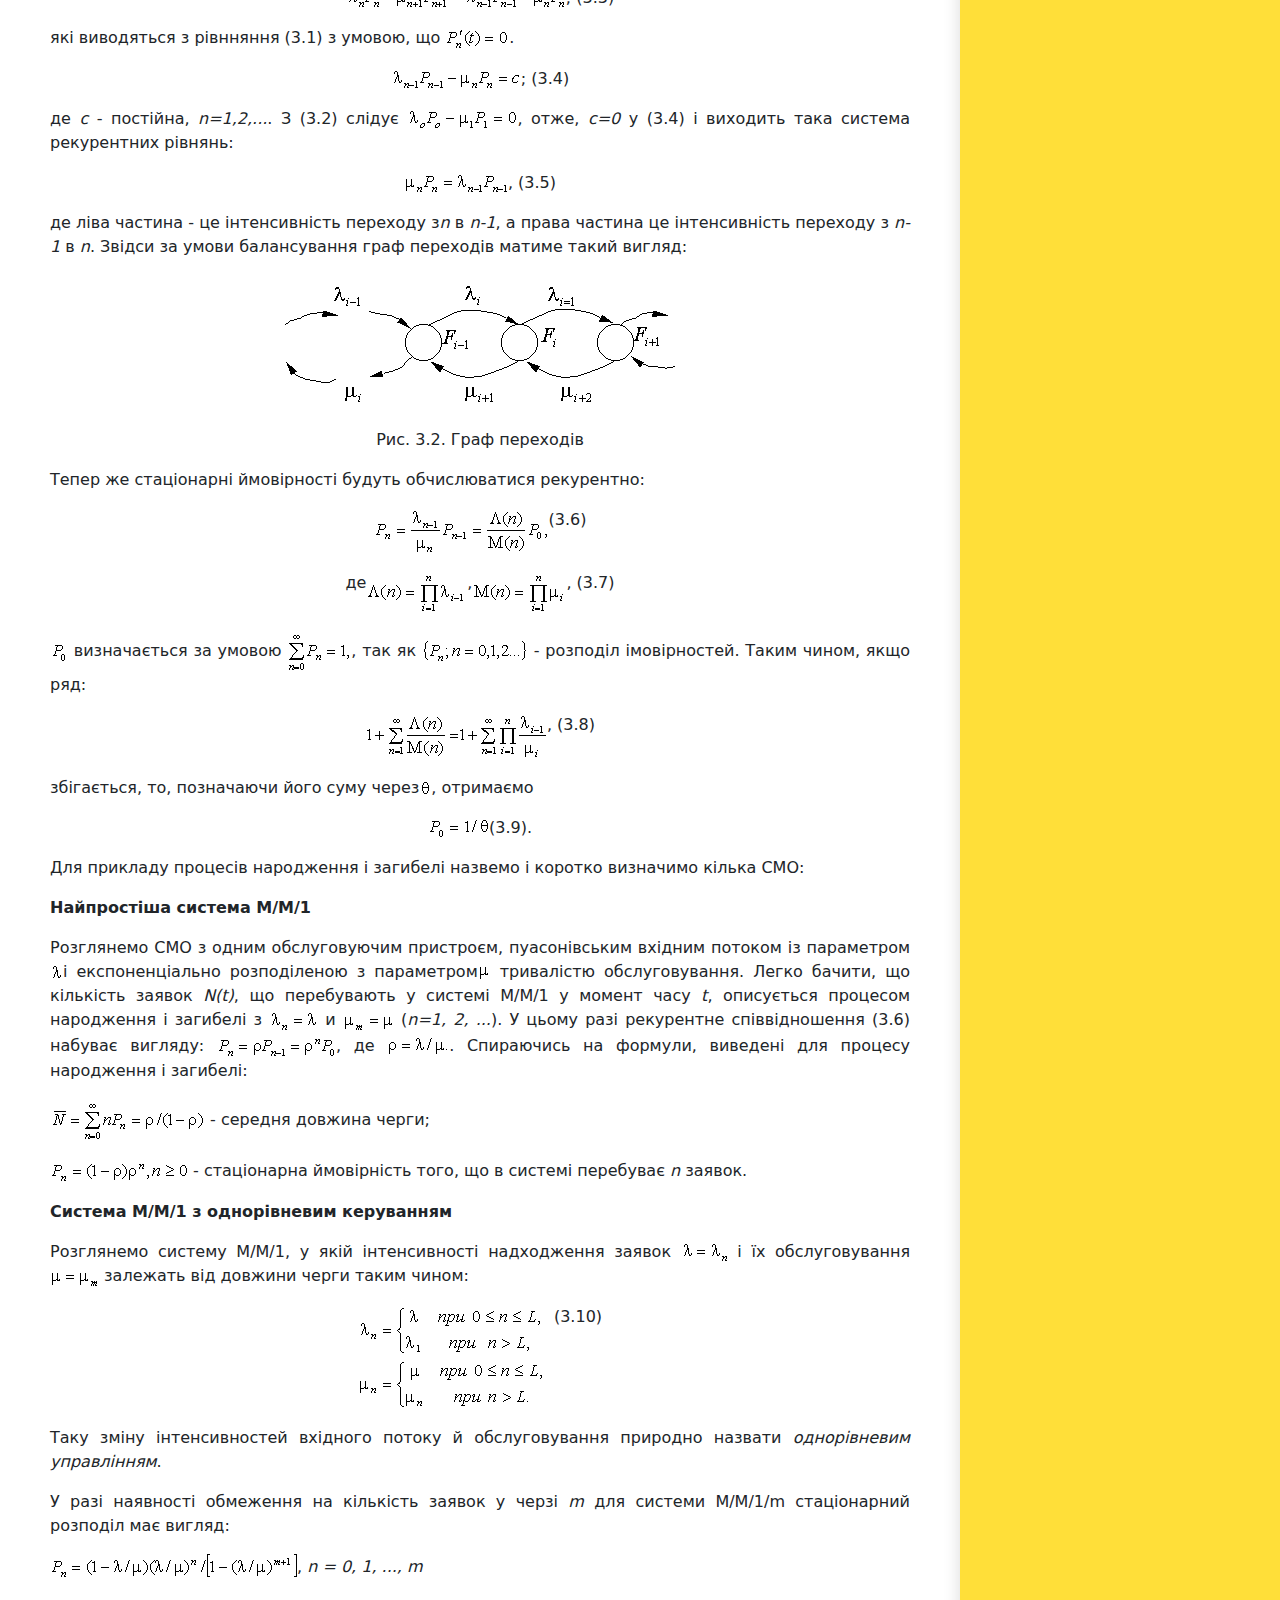
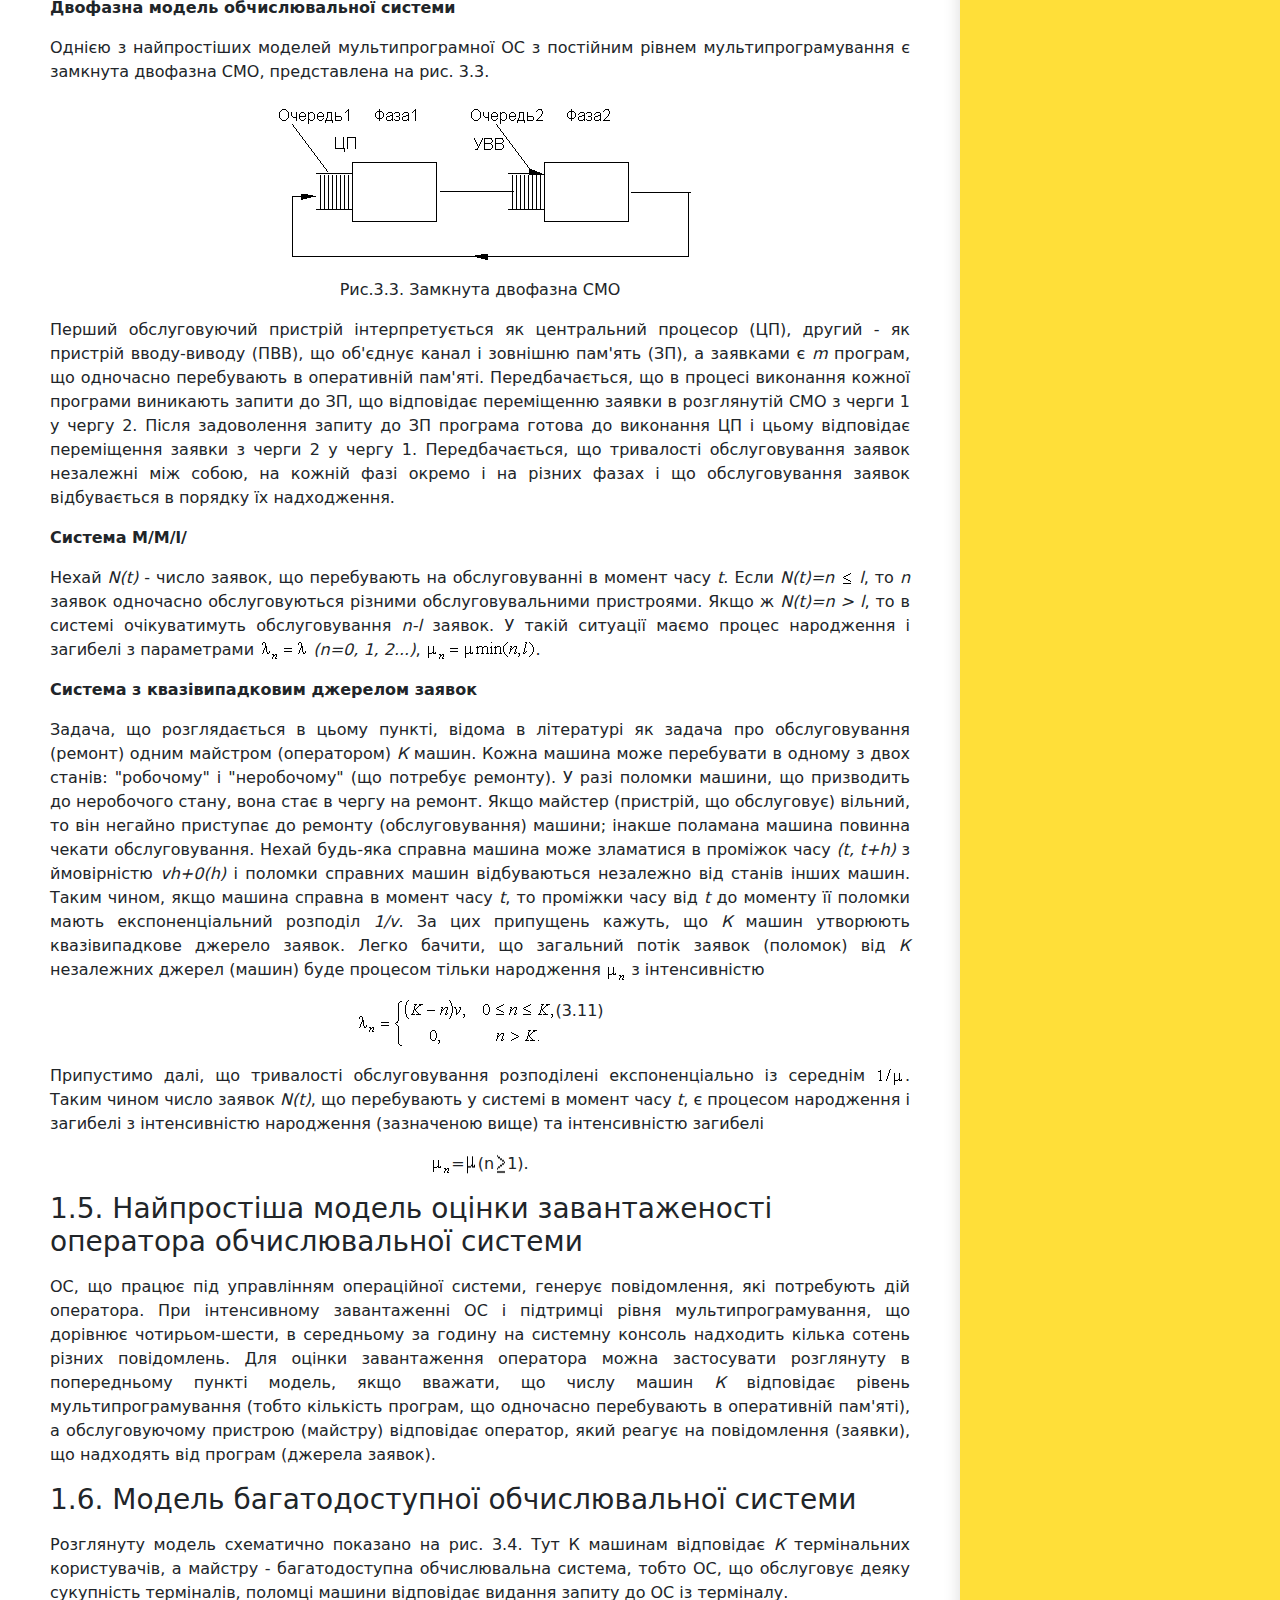
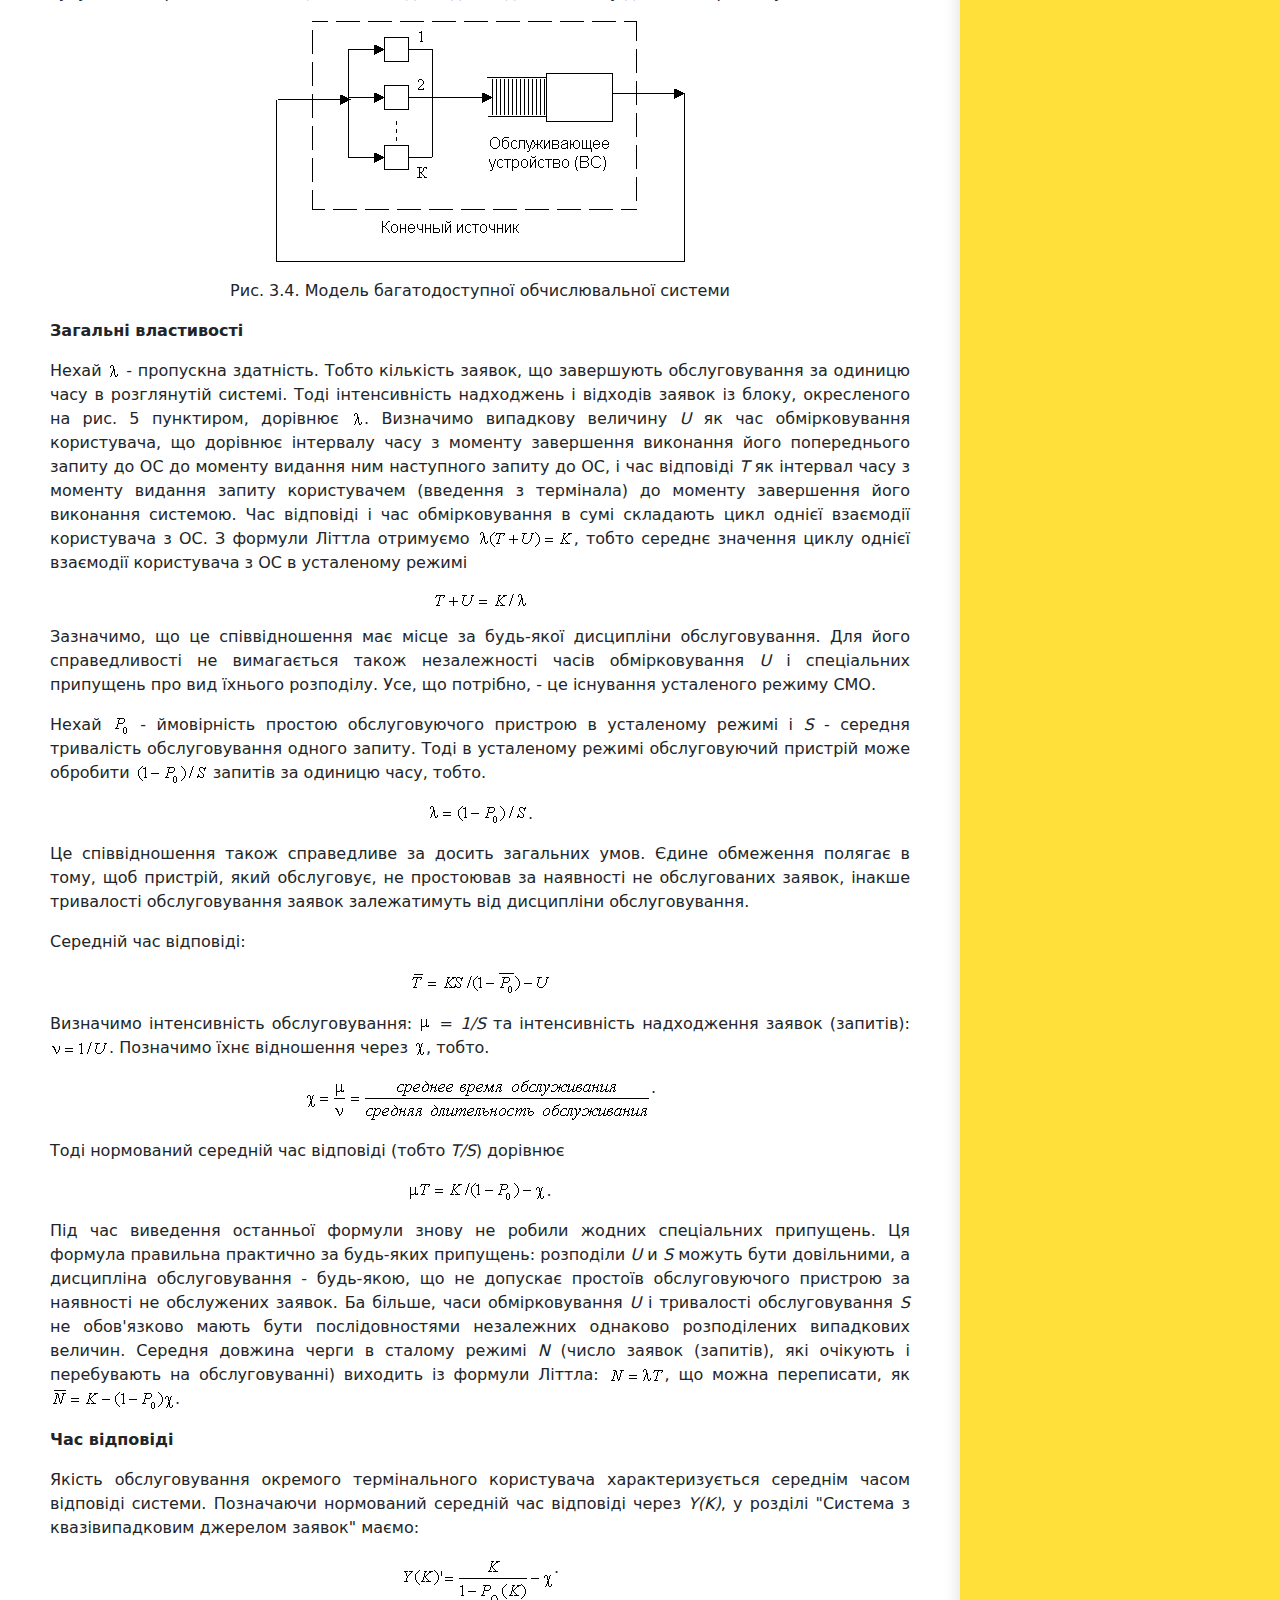
<file: theory_1.html>
<!DOCTYPE html>
<html lang="uk">
    <head>
        <title>SMO 4</title>
        <meta http-equiv="Content-Type" content="text/html; charset=UTF-8">
        <meta name="viewport" content="width=device-width, initial-scale=1">
        <link rel="stylesheet" href="css/bootstrap_5.3.2_min.css">
        <link rel="stylesheet" href="css/main.css">
    </head>
    <body id="theory_1">
        <div class="container-fluid text-justify bg-body">
            <div class="row">
                <div class="col-9 main-frame">
                    <div class="h1">
                        <div>1. Моделі черг в обчислювальних системах.</div>
                        <div>Експоненційні системи зі змінними параметрами</div>
                    </div>
                    <hr class="border-black">
                    <p>
                        <h3>Зміст</h3>
                    </p>
                    <p>
                        <a href="#theory_1_1">
                            1.1. Черги в обчислювальних системах
                        </a>
                    </p>
                    <p>
                        <a href="#theory_1_2"> 
                            1.2. Структура системи масового обслуговування
                        </a>
                    </p>
                    <p>
                        <a href="#theory_1_3">
                            1.3. Типи розподілів інтервалів між надходженнями заявок і тривалості обслуговування
                        </a>
                    </p>
                    <p>
                        <a href="#theory_1_4">
                            1.4. Моделі, що описуються процесами народження і загибелі
                        </a>
                    </p>
                    <p>
                        <a href="#theory_1_5">
                            1.5. Найпростіша модель оцінки завантаженості оператора обчислювальної системи
                        </a>
                    </p>
                    <p>
                        <a href="#theory_1_6">
                            1.6. Модель багатодоступної обчислювальної системи
                        </a>
                    </p>
                    <p>
                        <a href="#theory_1_7">
                            1.7. Экспоненциальные системы с переменными параметрами.
                        </a>
                    </p>
                    <p>
                        <a href="#theory_1_8">
                            1.8. Двофазна модель обчислювальної системи зі змінним режимом роботи
                        </a>
                    </p>
                    <p>
                        <a href="#theory_1_9">
                            1.9. Формули для обчислення стаціонарних імовірностей
                        </a>
                    </p>
                    <p>
                        <h3>Методичні вказівки</h3>
                    </p>
                    <p>
                        В даній лекції рекомендується розглянути наявні моделі черг в обчислювальних системах, провести їх аналіз.
                    </p>
                    <p>
                        Методи розв'язання задач кількісного аналізу черг становлять предмет одного з розділів теорії ймовірностей, відомого під назвою Теорія черг або Теорія масового обслуговування.
                    </p>
                    <p>
                        Тому необхідно розглянути основні результати теорії масового обслуговування, застосовні до оцінки різних показників якості обчислювальних систем (ОС).
                    </p>
                    <p>
                        Особое внимание при этом стоит уделить конкретным приложениям рассматриваемых теоретических моделей.
                    </p>
                    <p>
                        <a name="theory_1_1">
                            <h3>1.1. Черги в обчислювальних системах</h3>
                        </a>
                    </p>
                    <p>
                        З метою підвищення завантаження (зменшення простоїв) програмних і апаратних ресурсів обчислювальних систем (ОС) сучасна організація обчислювального процесу передбачає можливість створення до них черг.
                    </p>
                    <p>
                        Прикладами можуть слугувати черга завдань, які очікують на розподіл пам'яті, черги завдань до центрального процесора і на введення-виведення.
                    </p>
                    <p>
                        Завдання, які очікують того чи іншого виду обслуговування (в інших випадках це можуть бути запити, повідомлення, задачі, процеси або програми), називатимемо заявками, а пристрій, призначений для їхнього обслуговування (наприклад, пам'ять, центральний процесор (ЦП), пристрій введення-виведення), - обслуговувальним пристроєм.
                    </p>
                    <p>
                        В ОС можливі черги, в яких заявки не є завданнями у звичайному сенсі цього слова. 
                    </p>
                    <p>
                        Так, наприклад, у мультипроцесорних ОС, як правило, працювати з даним модулем пам'яті (здійснювати зчитування-запис) у кожен момент часу може тільки якийсь один ЦП.
                    </p>
                    <p>
                        Таким чином, якщо в процесі роботи одного з ЦП з деяким модулем пам'яті до того виникає запит від іншого ЦП, то він повинен почекати звільнення цього модуля пам'яті. Зрозуміло, що в наведеному прикладі заявками є запити від ЦП, а обслуговуючими пристроями - блоки пам'яті.
                    </p>
                    <p>
                        Під <i>обслуговуючим пристроєм</i> не обов'язково мати на увазі фізичний пристрій.
                    </p>
                    <p>
                        Обслуговувальним пристроєм може виступати і системна програма, яка не може одночасно використовуватися більш ніж одним завданням або процесом. Такі програми називають послідовно використовуваними.
                    </p>
                    <p>
                        Процес, у якого виникло звернення до послідовно використовуваної програми під час її використання іншим процесом, блокується і має чекати моменту звільнення цієї програми.
                    </p>
                    <p>
                        Приклади черг, що утворюються у ОС, можна продовжити. Однак і з уже розглянутих прикладів зрозуміло, що черги у ВР можуть виникати найрізноманітнішими шляхами і на різних рівнях.
                    </p>
                    <p>
                        Під час кількісного аналізу черг у ВР потрібно дати відповідь принаймні на два запитання: наскільки завантажений пристрій, що обслуговується, який ми розглядаємо, і який час очікування заявок у черзі?
                    </p>
                    <p>
                        Обидва крайніх випадки, коли обслуговуючий пристрій завантажений мало, тобто довго простоює, і коли завантаження надмірно велике, внаслідок чого заявки тривалий час очікують на обслуговування, потребують ухвалення коригувальних рішень в управлінні обчислювальним процесом.
                    </p>
                    <p>
                        Оскільки у ОС багато ресурсів взаємопов'язані, зайве завантаження одного з них і недостатнє завантаження іншого можуть призвести до зменшення пропускної спроможності ОС загалом.
                    </p>
                    <p>
                        Методи розв'язання задач кількісного аналізу черг становлять предмет одного з розділів теорії ймовірностей, відомого під назвою Теорія черг або Теорія масового обслуговування.
                    </p>
                    <p>
                        Далі розглянемо основні результати теорії масового обслуговування, застосовні до оцінки різних показників якості ОС.
                    </p>
                    <p>
                        Особлива увага при цьому приділяється конкретним застосуванням розглянутих теоретичних моделей.
                    </p>
                    <p>
                        <a name="theory_1_2">
                            <h3>1.2. Структура системи масового обслуговування</h3>
                        </a>
                    </p>
                    <p>
                        Хоча ВС являє собою взаємопов'язану сукупність обчислювальних ресурсів, у низці випадків основний інтерес представляє задача оцінки завантаженості одного з цих ресурсів, наприклад, центрального процесора, накопичувача на магнітних дисках або оператора обчислювальної установки.
                    </p>
                    <p>
                        Цю задачу можна розв'язувати в рамках моделей систем масового обслуговування, з одним обслуговуючим пристроєм, методи дослідження яких становлять найрозвиненіший і найзавершеніший розділ теорії.
                    </p>
                    <p>
                        Основні елементи системи масового обслуговування (СМО) показано на рис. 3.1.
                    </p>
                    <div class="d-flex align-items-center flex-column mb-3 mt-3">
                        <img src="formula/ris31.gif">
                        <div class="mt-3">Рис. 3.1. Структура системи масового обслуговування.</div>
                    </div>
                    <p>
                        Обслуговуваною одиницею в СМО є заявка.
                    </p>
                    <p>
                        Заявки надходять на обслуговуючий пристрій.
                    </p>
                    <p>
                        Якщо заявки, що надходять у СМО, не можуть бути задоволені негайно, то виникає черга.
                    </p>
                    <p>
                        Зауважимо, що черга властива не всякій СМО.
                    </p>
                    <p>
                        Існують такі СМО, в яких черга не допускається і заявка, що застала обслуговуючий пристрій зайнятим, втрачається.
                    </p>
                    <p>
                        Якщо в момент надходження заявки обслуговуючий пристрій зайнятий, то заявка займає чергу до нього, де очікує початку обслуговування.
                    </p>
                    <p>
                        Вибір заявки на обслуговування в якийсь момент часу здійснюється відповідно до деякого правила, яке називається дисципліною обслуговування.
                    </p>
                    <p>
                        Далі виконується обслуговування заявки, і після завершення обслуговування заявка залишає систему.
                    </p>
                    <p>
                        Вихідний потік обслужених заявок може виявитися вельми важливим у тих випадках, коли він є вхідним для іншої СМО.
                    </p>
                    <p>
                        Так, например, программы могут попеременно требовать обслуживания центрального процессора и процессора (устройства) ввода-вывода.
                    </p>
                    <p>
                        Отже, розглянемо елементи СМО, такі як вхідний потік заявок, механізм обслуговування і дисципліна обслуговування.
                    </p>
                    <p>
                        <b>Вхідний потік заявок</b>
                    </p>
                    <p> 
                        Заявки обираються з деякої сукупності або джерела заявок.
                    </p>
                    <p>
                        Ця сукупність може бути скінченною або нескінченною.
                    </p>
                    <p>
                        В останньому випадку математична модель СМО буде простішою.
                    </p>
                    <p>
                        Тому припущення про нескінченність джерела заявок часто роблять навіть у разі скінченного, але досить великого числа заявок у вихідній сукупності.
                    </p>
                    <p>
                        Іншою важливою характеристикою вхідного потоку заявок є статистична картина надходжень заявок у часі.
                    </p>
                    <p>
                        Найпростішу статистичну картину дає регулярний вхідний потік, коли заявки надходять у моменти часу, що рівновідстають один від одного.
                    </p>
                    <p>
                        Якщо інтервал часу між надходженнями заявок дорівнює <img src="formula/delta.gif">то <i>інтенсивність надходження заявок</i> (в одиницю часу) є <img src="formula/f1.gif" />.
                    </p>
                    <p>
                        Уявлення про регулярний вхідний потік не тільки не відповідає числу реальних припущень, а й не є найпростішим з погляду отримання аналітичних результатів.
                    </p>
                    <p>
                        Найпростішим з аналітичного погляду і таким, що відповідає багатьом додаткам, є припущення абсолютно випадкової картини надходження заявок, описуваної пуассонівським процесом.
                    </p>
                    <p>
                        Більш точно, вхідним потоком заявок називається неспадаючий випадковий процес <i>X(t)</i>, що набуває цілочисельних значень, які дорівнюють числу заявок, що надійшли за проміжок часу <i>(0, t)</i>.
                    </p>
                    <p>
                        Пуассонівський випадковий процес виходить за таких припущень.
                    </p>
                    <div class="mb-3">
                        <div>Нехай імовірність надходження однієї заявки протягом будь-якого інтервалу часу h дорівнює <img src="formula/f2.gif">,</div>
                        <div>де <img src="formula/lambda.gif"> - інтенсивність надходження заявок (тобто середнє число заявок, що надходять за одиницю часу)</div>
                        <div>і ймовірність надходження за цей інтервал двох або більше заявок становить <i>o(h)</i>.</div>
                    </div>
                    <div class="mb-3">
                        <div>(Символ <i>o(h)</i> використовується, як зазвич	ай, для позначення величини, що прямує до нуля швидше, ніж <i>h</i>, тобто</div>
                        <div><i>lim о (h) / h == 0</i>. Зокрема, <i>о (h) + о (h) == o(h)).</i></div>
                    </div>
                    <p>
                        Звідси ймовірність відсутності нових заявок в інтервалі часу довжини <i>h</i> дорівнює 
                        <img src="formula/f3.gif" />.
                    </p>
                    <p>
                        Говорячи про абсолютно випадкову картину надходження заявок, ми мали на увазі таку властивість: події, які полягають у надходженні або не надходженні заявки на інтервалі часу довжини <i>h</i>, статистично незалежні для будь-яких двох інтервалів, які не перетинаються.
                    </p>
                    <p>
                        За зроблених припущень надходження заявки на інтервалі часу довжини <i>h</i> можна розглядати як "успіх" у схемі випробувань Бернуллі та число заявок, що надійшли за, інтервал часу <i>(0, t)</i>, де <i>t=mh</i>, наближено дорівнює числу успіхів у тому випробуванні Бернуллі, яке має біноміальний розподіл:
                    </p>
                    <div class="d-flex justify-content-center mt-3 mb-3">
                        <img src="formula/f4.gif" />
                    </div>
                    <p>
                        Вважаючи <img src="formula/f5.gif" />, а <img src="formula/f6.gif" /> і зберігаючи при цьому величину <i>mh=t</i> сталою, отримаємо, що число заявок, що надійшли <i>Х(t)</i> на інтервалі часу <i>(0, t)</i> має розподіл імовірностей
                    </p>
                    <div class="d-flex justify-content-center mt-3 mb-3">
                        <img src="formula/f7.gif" />
                    </div>
                    <p>
                        яке називається розподілом Пуассона.
                    </p>
                    <p>
                        <b>Механізм обслуговування</b>
                    </p>
                    <p>
                        Другою компонентою СМО є кількісна характеристика обслуговування, необхідного окремій заявці. Назвемо цю характеристику довжиною заявки.
                    </p>
                    <p>
                        Одиниця вимірювання довжини заявки змінюється залежно від природи обслуговуючого пристрою та заявок.
                    </p>
                    <p>
                        Якщо обслуговуючий пристрій - ЦП, а заявки - програми, то довжина може вимірюватися у командах.
                    </p>
                    <p>
                        Якщо обслуговуючий пристрій - лінія передавання даних, а заявки - повідомлення або дані, що передаються, то довжина може вимірюватися в бітах або байтах.
                    </p>
                    <p>
                        Якщо сукупність заявок однорідна, то припускається, що довжини різних заявок є незалежними в сукупності й однаково розподіленими випадковими величинами.
                    </p>
                    <p>
                        В більш складних ситуаціях заявки можна розділити на кілька різних типів, кожен з яких складе однорідну сукупність заявок.
                    </p>
                    <p>
                        Щоб задати механізм обслуговування повністю, крім розподілу довжин заявок необхідно також задати швидкодію обслуговувального пристрою.
                    </p>
                    <p>
                        Позначимо величину швидкодії через <i>С</i>. 
                    </p>
                    <p>
                        Одиниця виміру швидкодії залежить від типу обслуговування.
                    </p>
                    <p>
                        Якщо обслуговуючий пристрій - ЦП, то швидкодію вимірюють в операціях на секунду.
                    </p>
                    <p>
                        Якщо обслуговуючий пристрій - канал або лінія передачі даних, то швидкодія, тобто швидкість передачі даних, вимірюється в бітах на секунду.
                    </p>
                    <p>
                        Якщо довжина заявки дорівнює <i>S</i> [одиниць обслуговування] і вона обслуговується пристроєм зі швидкодією <i>С</i> [одиниць обслуговування на секунду], то відношення <i>S/C</i> [секунд] називається <i>тривалістю обслуговування заявки</i>. 
                    </p>
                    <p>
                        Його середнє значення <img src="formula/f8.gif" /> [секунд] називається <i>середньою тривалістю обслуговування</i>, а зворотна до неї величина <img src="formula/f9.gif" /> називається <i>інтенсивністю обслуговування.</i>
                    </p>
                    <div class="mb-3">
                        <div>Якщо <i>С</i> стале, то можна не робити різниці між довжиною заявки і тривалістю її обслуговування, і в цьому випадку будемо вважати, що <i>С</i>=1.</div>
                        <div>Тим самим довжина заявки вимірюється в одиницях часу.</div>
                    </div>
                    <p>
                        Нехай <img src="formula/y.gif" /> - тривалість обслуговування <i>k</i>-ї. заявки.
                    </p>
                    <p>
                        Якщо випадкові величини <img src="formula/y.gif" /><img src="formula/k.gif" />, незалежні в сукупності, однаково розподілені й не залежать від вхідного потоку, то таке обслуговування називається рекурентним. 
                    </p>
                    <p>
                        У деяких випадках швидкодія змінюється в залежності від завантаження обслуговуючого пристрою.
                    </p>
                    <p>
                        Як приклад розглянемо СМО з <i>l</i> обслуговувальними пристроями і загальною чергою.
                    </p>
                    <p>
                        Заявка, що надійшла, обслуговується будь-яким вільним обслуговуючим пристроєм.
                    </p>
                    <p>
                        Для простоти припустимо, що всі обслуговуючі пристрої мають однакову швидкодію, скажімо, <i>С</i>.
                    </p>
                    <p>
                        Визначимо стан СМО як число заявок, що перебувають у ній <i>n</i> (як на обслуговуванні, так і в черзі).
                    </p>
                    <p>
                        Тоді загальна швидкодія станції обслуговування, що складається з l обслуговуючих пристроїв, залежить від стану n і визначається формулою
                    </p>
                    <div class="d-flex justify-content-center mt-3 mb-3">
                        <div><i>С(n)=С min(n, l).</i></div>
                    </div>
                    <p>
                        <b>Дисципліна обслуговування</b>
                    </p>
                    <p>
                        Найбільш простою і добре відомою є дисципліна обслуговування "перший прийшов-перший обслужений", за якої заявки обслуговуються повністю без переривань у порядку їхнього надходження, причому заявка, що надійшла в момент простою обслуговуючого пристрою, відразу ж починає обслуговуватися.
                    </p>
                    <p>
                        Легко уявити собі ситуації, коли ця дисципліна небажана. Наприклад, часто буває, що одні заявки важливіші за інші і заслуговують на переважне обслуговування.
                    </p>
                    <p>
                        Поділ заявок на групи за ступенем їхньої важливості здійснюється за допомогою пріоритетних дисциплін обслуговування, і відповідна система масового обслуговування називається системою з пріоритетами.
                    </p>
                    <p>
                        Правило призначення пріоритетів визначає порядок, у якому обслуговуватимуться заявки, що очікують.
                    </p>
                    <p>
                        Пріоритетні дисципліни обслуговування бувають двох типів: з абсолютними пріоритетами і з відносними пріоритетами.
                    </p>
                    <p>
                        Якщо обслуговування поточної заявки переривається при появі заявки з вищим пріоритетом і остання негайно починає обслуговуватися, то кажуть, що має місце дисципліна обслуговування з абсолютними пріоритетами.
                    </p>
                    <p>
                        Якщо переривання обслуговування не допускається, то має місце дисципліна обслуговування з відносними пріоритетами.
                    </p>
                    <p>
                        <a name="theory_1_3">
                            <h3>1.3. Типи розподілів інтервалів між надходженнями заявок і тривалості обслуговування</h3>
                        </a>
                    </p>
                    <p>
                        1. <i>Експоненціальний розподіл</i> - найпростіший для отримання аналітичних результатів. За експоненціального розподілу тривалості обслуговування величина, обернена до середньої тривалості обслуговування, є інтенсивністю обслуговування.
                    </p>
                    <p>
                        2. <i>Гамма-розподіл і розподіл Ерланга</i> - спостерігається в системі, що складається з декількох послідовно з'єднаних пристроїв, і обслуговування нової заявки на першому етапі може розпочатися тільки в момент виходу заявки із системи після завершення останнього етапу. Тоді загальна тривалість обслуговування заявки на всіх етапах має розподіл Ерланга.
                    </p>
                    <p>
                        3. <i>Гіперекспоненціальний розподіл</i> - описує розподіл тривалості обслуговування заявки в системі із сукупності паралельних пристроїв.
                    </p>
                    <p>
                        Для визначення типу системи масового обслуговування часто використовують позначення вигляду A/B/l, де символи A і B позначають вхідний потік і розподіл тривалості обслуговування відповідно, а l - кількість паралельних пристроїв обслуговування в СМО.
                    </p>
                    <p>
                        У разі обмеження на допустиму кількість заявок використовується додатковий параметр - A/B/l/m.
                    </p>
                    <p>
                        Наприклад, під системою M/M/1 розуміють СМО з одним обслуговувальним приладом, пуасонівським вхідним потоком і експоненціально розподіленою тривалістю обслуговування.
                    </p>
                    <p>
                        <b>Показники якості</b>
                    </p>
                    <p>
                        Математична модель реальної системи будується для того, щоб оцінити якісь показники якості цієї системи.
                    </p>
                    <p>
                        Для систем із чергами необхідно насамперед оцінити завантаженість системи. Найпростішою мірою завантаженості є навантаження <img src="formula/ro.gif" />:
                    </p>
                    <div class="d-flex justify-content-center mt-3 mb-3">
                        <img src="formula/f10.gif">
                    </div>
                    <p>
                        Якщо величини, що стоять у чисельнику і знаменнику цього відношення, дорівнюють відповідно <img src="formula/f12.gif" /> и <img src="formula/f11.gif" /> то <img src="formula/f13.gif" />.
                    </p>
                    <p>
                        Якщо навантаження перевершує одиницю, то це означає, що заявки надходять швидше, ніж їх встигає обробляти обслуговуючий пристрій.
                    </p>
                    <p>
                        У СМО з l паралельними обслуговуючими пристроями на кожен із них припадає в середньому <img src="formula/f14.gif" /> заявок за одиницю часу.
                    </p>
                    <p>
                        Тому навантаження в такій СМО може бути підняте до величини l.
                    </p>
                    <p>
                        З навантаженням тісно пов'язаний інший показник якості - <i>коефіцієнт використання</i>, або <i>коефіцієнт завантаження</i> обслуговуючого пристрою.
                    </p>
                    <p>
                        Цей показник якості, що позначається через <i>u</i>, визначається як частка часу, протягом якого обслуговуючий пристрій зайнятий.
                    </p>
                    <p>
                        Розглянемо досить тривалий інтервал часу <i>Т</i>. У СМО з l обслуговуючими пристроями на кожний з них у середньому за час <i>Т</i> прийде по <img src="formula/f15.gif" /> заявок, якщо припустити, що потік заявок рівномірно розподіляється по l пристроям.
                    </p>
                    <p>
                        Оскільки кожна заявка вимагає в середньому тривалості обслуговування <img src="formula/f12.gif" />, то загальний середній час зайнятості обслуговуючого пристрою становитиме <img src="formula/f16.gif" />.
                    </p>
                    <p>
                        Поділивши цю величину на <i>Т</i>, отримаємо <img src="formula/f17.gif" />.
                    </p>
                    <p>
                        Оскільки обслуговуючий пристрій не може бути зайнятий понад 100 % часу, то коефіцієнт використання не може перевершувати одиницю.
                    </p>
                    <p>
                        Таким чином, отримуємо такий вираз для коефіцієнта використання СМО з l обслуговуючими пристроями:
                    </p>
                    <div class="d-flex justify-content-center mt-3 mb-3">
                        <img src="formula/f18.gif" />.
                    </div>
                    <p>
                        Під час аналізу моделей обчислювальних систем одним з основних показників якості слугує пропускна здатність.
                    </p>
                    <p>
                        Ця величина визначається як середня кількість заявок, обслужених за одиницю часу.
                    </p>
                    <p>
                        У СМО з l обслуговуючими пристроями за кожну одиницю часу в середньому завершується обслуговування <img src="formula/f19.gif" /> заявок, звідки випливає, що пропускна здатність дорівнює
                    </p>
                    <div class="d-flex justify-content-center mt-3 mb-3">
                        <img src="formula/f20.gif">
                    </div>
                    <p> 
                        Таким чином, пропускна здатність збігається з інтенсивністю надходження заявок <img src="formula/lambda.gif" /> до тих пір, поки <img src="formula/lambda.gif" /> менше максимальної інтенсивності обслуговування <img src="formula/f21.gif" />вище якої пропускна здатність не піднімається.
                    </p>
                    <p>
                        З точки зору заявки найважливішим показником якості, вочевидь, є час, який вона проводить в очікуванні обслуговування.
                    </p>
                    <p>
                        Визначимо час очікування <i>Wj</i> заявки <i>j</i>, рівним відрізку часу від моменту її надходження в систему до моменту початку її обслуговування, а час відповіді <i>Тj</i>, рівним відрізку часу від моменту надходження заявки <i>j</i> у систему до моменту завершення її обслуговування.
                    </p>
                    <p>
                        Таким чином, маємо таке просте співвідношення (індекс <i>j</i> опущено):
                    </p>
                    <div class="d-flex justify-content-center mt-3 mb-3">
                        <i>Час відповіді (Т) == час очікування (W) + тривалість обслуговування (S).</i>
                    </div>
                    <p>
                        Останньою мірою завантаженості, яка нас цікавить, є "довжина черги".
                    </p>
                    <p>
                        Нехай випадковий процес <i>Q(t)</i> є число заявок, які очікують обслуговування в момент часу <i>t</i>.
                    </p>
                    <p>
                        Аналогічно, визначимо <i>N(t)</i> як кількість заявок, що перебувають у системі або в черзі, або на обслуговуванні.
                    </p>
                    <p>
                        Процес <i>N(t)</i> називають <i>довжиною черги</i>.
                    </p>
                    <p>
                        У СМО з l обслуговуючими пристроями <i>Q(t)</i> и <i>N(t)</i> пов'язані співвідношенням
                    </p>
                    <div class="d-flex justify-content-center mt-3 mb-3">
                        <i>Q(t)= max(0, N(t)-1).</i>
                    </div>
                    <p>
                        Вивчення розподілу числа заявок, які очікують обслуговування, потрібне, наприклад, під час оцінки обсягу буферної пам'яті, необхідної для розміщення заявок, що надходять.
                    </p>
                    <p>
                        Процеси <i>Q(t)</i> і <i>Ni(t)</i>- це випадкові процеси з неперервним часом.
                    </p>
                    <div class="mb-3">
                        <div>Припустимо, що</div>
                        <div><img src="formula/lambda.gif" /> - інтенсивність надходження заявок у СМО та</div>
                        <div><i>Sср</i> - середня тривалість обслуговування заявки.</div>
                    </div>
                    <div class="mb-3">
                        <div>Тоді: інтенсивність обслуговування заявок працюючим пристроєм є <img src="formula/f22.gif" />, а інтенсивність вихідного потоку заявок у довільний момент часу дорівнює</div>
                        <div><img src="formula/f23.gif" />, де <img src="formula/p0.gif"> - ймовірність простою обслуговуючого пристрою в усталеному режимі, тобто <img src="formula/1p0.gif"> - ймовірність того, що пристрій працює.</div>
                    </div>
                    <div class="mb-3">
                        <div>Оскільки в усталеному режимі інтенсивність виходу обслужених заявок із системи збігається з інтенсивністю надходження заявок у систему, то <img src="formula/f24.gif" />.</div>
                        <div>Звідси: <img src="formula/f25.gif" />, де <img src="formula/f26.gif" /> - навантаження або коефіцієнт використання обслуговуючого пристрою.</div>
                    </div>
                    <p>
                        Дві з найважливіших формул теорії масового обслуговування відображають зв'язок між середнім часом відповіді (часом очікування) і середнім числом заявок, які перебувають у системі (очікують на обслуговування)
                    </p>
                    <div class="d-flex justify-content-center mt-3 mb-3">
                        <img src="formula/f27.gif" />,
                        <img src="formula/f28.gif" />,
                    </div>
                    <div class="mb-3">
                        <div class="mb-2">де</div>
                        <div><i>N</i> - довжина черги (заявки, що перебувають у системі);</div>
                        <div><i>Q</i> - кількість заявок, які очікують обслуговування;</div>
                        <div><i>T</i> - час відповіді;</div>
                        <div><i>W</i> - час очікування.</div>
                    </div>
                    <p>
                        <a name="theory_1_4">
                            <h3>1.4. Моделі, що описуються процесами народження і загибелі</h3>
                        </a>
                    </p>
                    <p>
                        Визначення процесу народження і загибелі почнемо з введення формули:
                    </p>
                    <div class="d-flex justify-content-center mt-3 mb-3">
                        <i>N(t)=A(t)-D(t),</i>
                    </div>
                    <p>
                        яка буде описувати число заявок системі, при цьому будемо вважати:
                    </p>
                    <p>
                        <img src="formula/tj.gif" /> - момент часу, завершення заявки <i>j</i>.
                    </p>
                    <p>
                        Нехай <i>D(t)</i> буде процесом, який в момент часу <i>t</i> набуватиме значень, що дорівнюють числу всіх моментів <img src="formula/t0j.gif">, які передували значенню <i>t</i>. І визначимо процес <i>D(t)</i>, як процес лічби.<i> A(t)</i> - процес, який прийматиме значення числа заявок, що надійшли в систему на інтервалі часу <i>(0, t)</i>.
                    </p>
                    <p>
                        Якщо ж під <i>N(t)</i>, у кожен момент часу ми розумітимемо розмір деякої популяції, то під процесом <i>A(t)</i> можна розуміти загальне число точок народження до часу <i>t</i>, а <i>D(t)</i> - як число загиблих членів популяції. Виходячи з цього визначення <i>N(t)</i> - можна назвати процесом загибелі та народження.
                    </p>
                    <p>
                        Випадковий процес <i>N(t)</i> (число заявок, які очікують обслуговування в момент часу <i>t</i>) називатиметься процесом народження і загибелі, якщо його перехідні ймовірності:
                    </p>
                    <div class="d-flex justify-content-center mt-3 mb-3">
                        <img src="formula/f29.gif" />;
                    </div>
                    <p>
                        не будуть залежати від <i>t</i> (будуть стаціонарні) і задовольнятимуть чотирьом умовам: 
                    </p>
                    <div class="d-flex justify-content-center mt-3 mb-3">
                        <img src="formula/f30.gif">
                    </div>
                    <div class="d-flex justify-content-center mt-3 mb-3">
                        <img src="formula/f31.gif" />
                    </div>
                    <div class="d-flex justify-content-center mt-3 mb-3">
                        <img src="formula/f32.gif" />
                    </div>
                    <div class="d-flex justify-content-center mt-3 mb-3">
                        <img src="formula/f33.gif" />
                    </div>
                    <p>
                        для <img src="formula/f34.gif" />.
                    </p>
                    <p>
                        де <img src="formula/lamdam.gif" /> - інтенсивність народження і <img src="formula/mum.gif" /> - інтенсивність загибелі в стані <i>m=0,1,2</i>, що приймає процес <i>N(t)</i>.
                    </p>
                    <p>
                        0(h) - імовірність останньої події, що прагне до нуля швидше, ніж <i>h</i>.
                    </p>
                    <p>
                        Введемо поняття <img src="formula/pnt.gif" /> - ймовірність того, що <i>N(t)</i> знаходиться в стані <i>n</i> в момент часу <i>t</i>:
                    </p>
                    <div class="d-flex justify-content-center mt-3 mb-3">
                        <img src="formula/f35.gif" />,
                    </div>
                    <p>
                        Щоб знайти <img src="formula/pnth.gif" /> помітимо, що в момент часу <i>(t+h)</i> <i>N(t)=n</i> тоді, якщо виконується одна з умов:
                    </p>
                    <p>
                        <i>N(t)=n</i> і за час <i>(t, t+h)</i> не відбувається ніяких змін;
                    </p>
                    <p>
                        в момент часу <i>t, N(t)</i> <img src="formula/strela.gif" /> <i>n</i> <img src="formula/strela.gif" /> <i>n</i> взаємно виключають один одного
                    </p>
                    <p>
                        в момент часу <i>t, N(t)</i> <img src="formula/strela.gif" /> <i>n+</i>
                    </p>
                    <p>
                        в момент часу <i>(t, t+h</i>) здійснюється два або більше переходи в <i>n</i>.
                    </p>
                    <p>
                        Тому з четвертої умови слідує:
                    </p>
                    <div class="d-flex justify-content-center mt-3 mb-3">
                        <img src="formula/f36.gif" />
                    </div>
                    <p>
                        Якщо обидві частини рівняння розділити на <i>h</i>, і з правої в ліву перенести <img src="formula/pnt.gif" />, враховуючи, що <i>h <img src="formula/strela.gif" /> 0</i>, отримаємо вираз:
                    </p>
                    <div class="d-flex justify-content-center mt-3 mb-3">
                        <img src="formula/f37.gif" />; (3.1) 
                    </div>
                    <p>
                        Це рівняння виконується <i>n <img src="formula/bol1.gif" /> 1</i>. Якщо прийняти <i>n=0</i>, ми отримаємо рівняння вигляду:
                    </p>
                    <div class="d-flex justify-content-center mt-3 mb-3">
                        <img src="formula/f38.gif" />; (3.2)
                    </div>
                    <p>
                        Якщо в початковий момент часу <i>N(0)=i</i>, то виконується умова <i><img src="formula/pi0.gif">, <img src="formula/pn0.gif"></i> при <img src="formula/ni.gif" />. Таким чином, ми отримали умови існування (3.1) і єдності (3.2) розв'язку системи.
                    </p>
                    <p>
                        Щоб випадковий процес <i>N(t)</i> називався процесом народження і загибелі, потрібно знайти усталений (не залежний від <i>t</i>) розподіл імовірності <img src="formula/ppp.gif" />, яке задовольняло б двом виведеним розв'язкам.
                    </p>
                    <p>
                        Щоб довести це, треба ввести таке визначення: усталене рішення (якщо існує такий розподіл) єдине і для кожного стану <i>n</i> маємо <img src="formula/f39.gif" />.
                    </p>
                    <p>
                        Для знаходження <img src="formula/pn.gif" /><i>(n=0, 1, 2...)</i> можна використати <img src="formula/tbesk.gif" /> лінійних рівнянь: 
                    </p>
                    <div class="d-flex justify-content-center mt-3 mb-3">
                        <img src="formula/f40.gif">; (3.3)
                    </div>
                    <p>
                        які виводяться з рівнняння (3.1) з умовою, що <img src="formula/pntshtrih.gif" />.
                    </p>
                    <div class="d-flex justify-content-center mt-3 mb-3">
                        <img src="formula/f41.gif" />; (3.4)
                    </div>
                    <p>
                        де <i>с</i> - постійна, <i>n=1,2,...</i>. З (3.2) слідує <img src="formula/f42.gif" />, отже, <i>с=0</i> у (3.4) і виходить така система рекурентних рівнянь:
                    </p>
                    <div class="d-flex justify-content-center mt-3 mb-3">
                        <img src="formula/f43.gif" />, (3.5)
                    </div>
                    <p>
                        де ліва частина - це інтенсивність переходу з<i>n</i> в <i>n-1</i>, а права частина це інтенсивність переходу з <i>n-1</i> в <i>n</i>. Звідси за умови балансування граф переходів матиме такий вигляд:
                    </p>
                    <div class="d-flex align-items-center flex-column mb-3 mt-3">
                        <img src="formula/ris32.gif" />
                        <div class="mt-3">Рис. 3.2. Граф переходів</div>
                    </div>
                    <p>
                        Тепер же стаціонарні ймовірності будуть обчислюватися рекурентно:
                    </p>
                    <div class="d-flex justify-content-center mt-3 mb-3">
                        <img src="formula/f44.gif" /> (3.6)
                    </div>
                    <div class="d-flex justify-content-center mt-3 mb-3">
                        де <img src="formula/f45.gif" />, <img src="formula/f46.gif" />, (3.7)
                    </div>
                    <p>
                        <img src="formula/p0.gif"> визначається за умовою <img src="formula/f47.gif" />, так як <img src="formula/f48.gif" /> - розподіл імовірностей. Таким чином, якщо ряд:
                    </p>
                    <div class="d-flex justify-content-center mt-3 mb-3">
                        <img src="formula/f49.gif" />, (3.8)
                    </div>
                    <p>
                        збігається, то, позначаючи його суму через<img src="formula/teta.gif" />, отримаємо
                    </p>
                    <div class="d-flex justify-content-center mt-3 mb-3">
                        <img src="formula/f50.gif"> (3.9).
                    </div>
                    <p>
                        Для прикладу процесів народження і загибелі назвемо і коротко визначимо кілька СМО:
                    </p>
                    <p>
                        <b>Найпростіша система М/М/1</b>
                    </p>
                    <p>
                        Розглянемо СМО з одним обслуговуючим пристроєм, пуасонівським вхідним потоком із параметром <img src="formula/lambda.gif" />і експоненціально розподіленою з параметром<img src="formula/mu.gif" /> тривалістю обслуговування. Легко бачити, що кількість заявок <i>N(t)</i>, що перебувають у системі М/М/1 у момент часу <i>t</i>, описується процесом народження і загибелі з <img src="formula/lamdanl.gif" /> и <img src="formula/munm.gif" /> (<i>n=1, 2, ...</i>). У цьому разі рекурентне співвідношення (3.6) набуває вигляду: <img src="formula/f51.gif" />, де <img src="formula/f52.gif" />. Спираючись на формули, виведені для процесу народження і загибелі:
                    </p>
                    <p>
                        <img src="formula/f53.gif" /> - середня довжина черги;
                    </p>
                    <p>
                        <img src="formula/f54.gif" /> - стаціонарна ймовірність того, що в системі перебуває <i>n</i> заявок.
                    </p>
                    <p>
                        <b>Система М/М/1 з однорівневим керуванням</b>
                    </p>
                    <p>
                        Розглянемо систему М/М/1, у якій інтенсивності надходження заявок <img src="formula/lamdaln.gif" /> і їх обслуговування <img src="formula/mumm.gif" /> залежать від довжини черги таким чином:
                    </p>
                    <div class="d-flex justify-content-center mt-3 mb-3">
                        <img src="formula/f55.gif" /> (3.10)
                    </div>
                    <p>
                        Таку зміну інтенсивностей вхідного потоку й обслуговування природно назвати <i>однорівневим управлінням</i>.
                    </p>
                    <p>
                        У разі наявності обмеження на кількість заявок у черзі <i>m</i> для системи M/M/1/m стаціонарний розподіл має вигляд:
                    </p>
                    <p>
                        <img src="formula/f56.gif" />, <i>n = 0, 1, ..., m</i>
                    </p>
                    <p>
                        <b>Двофазна модель обчислювальної системи</b>
                    </p>
                    <p>
                        Однією з найпростіших моделей мультипрограмної ОС з постійним рівнем мультипрограмування є замкнута двофазна СМО, представлена на рис. 3.3.
                    </p>
                    <div class="d-flex align-items-center flex-column mb-3 mt-3">
                        <img src="formula/ris33.gif" />
                        <div class="mt-3">Рис.3.3. Замкнута двофазна СМО</div>
                    </div>
                    <p>
                        Перший обслуговуючий пристрій інтерпретується як центральний процесор (ЦП), другий - як пристрій вводу-виводу (ПВВ), що об'єднує канал і зовнішню пам'ять (ЗП), а заявками є <i>m</i> програм, що одночасно перебувають в оперативній пам'яті. Передбачається, що в процесі виконання кожної програми виникають запити до ЗП, що відповідає переміщенню заявки в розглянутій СМО з черги 1 у чергу 2. Після задоволення запиту до ЗП програма готова до виконання ЦП і цьому відповідає переміщення заявки з черги 2 у чергу 1. Передбачається, що тривалості обслуговування заявок незалежні між собою, на кожній фазі окремо і на різних фазах і що обслуговування заявок відбувається в порядку їх надходження.
                    </p>
                    <p>
                        <b>Система М/М/l/</b>
                    </p>
                    <p>
                        Нехай <i>N(t)</i> - число заявок, що перебувають на обслуговуванні в момент часу <i>t</i>. Если <i>N(t)=n</i> <img src="formula/menravn.gif" /> <i>l</i>, то <i>n</i> заявок одночасно обслуговуються різними обслуговувальними пристроями. Якщо ж <i>N(t)=n > l</i>, то в системі очікуватимуть обслуговування <i>n-l</i> заявок. У такій ситуації маємо процес народження і загибелі з параметрами <img src="formula/lamdanl.gif" /> <i>(n=0, 1, 2...)</i>, <img src="formula/f57.gif" />.
                    </p>
                    <p>
                        <b>Система з квазівипадковим джерелом заявок</b>
                    </p>
                    <p>
                        Задача, що розглядається в цьому пункті, відома в літературі як задача про обслуговування (ремонт) одним майстром (оператором) <i>К</i> машин. Кожна машина може перебувати в одному з двох станів: "робочому" і "неробочому" (що потребує ремонту). У разі поломки машини, що призводить до неробочого стану, вона стає в чергу на ремонт. Якщо майстер (пристрій, що обслуговує) вільний, то він негайно приступає до ремонту (обслуговування) машини; інакше поламана машина повинна чекати обслуговування. Нехай будь-яка справна машина може зламатися в проміжок часу <i>(t, t+h)</i> з ймовірністю <i>vh+0(h)</i> і поломки справних машин відбуваються незалежно від станів інших машин. Таким чином, якщо машина справна в момент часу <i>t</i>, то проміжки часу від <i>t</i> до моменту її поломки мають експоненціальний розподіл <i>1/v</i>. За цих припущень кажуть, що <i>К</i> машин утворюють квазівипадкове джерело заявок. Легко бачити, що загальний потік заявок (поломок) від <i>К</i> незалежних джерел (машин) буде процесом тільки народження <img src="formula/mun.gif" /> з інтенсивністю
                    </p>
                    <div class="d-flex justify-content-center mt-3 mb-3">
                        <img src="formula/f58.gif" /> (3.11)
                    </div>
                    <p>
                        Припустимо далі, що тривалості обслуговування розподілені експоненціально із середнім <img src="formula/f12.gif" />. Таким чином число заявок <i>N(t)</i>, що перебувають у системі в момент часу <i>t</i>, є процесом народження і загибелі з інтенсивністю народження (зазначеною вище) та інтенсивністю загибелі
                    </p>
                    <div class="d-flex justify-content-center mt-3 mb-3">
                        <img src="formula/mun.gif" />=
                        <img src="formula/mu.gif" />
                        (n<img src="formula/bol1.gif" />1).
                    </div>
                    <p>
                        <a name="theory_1_5">
                            <h3>1.5. Найпростіша модель оцінки завантаженості оператора обчислювальної системи</h3>
                        </a>
                    </p>
                    <p>
                        ОС, що працює під управлінням операційної системи, генерує повідомлення, які потребують дій оператора. При інтенсивному завантаженні ОС і підтримці рівня мультипрограмування, що дорівнює чотирьом-шести, в середньому за годину на системну консоль надходить кілька сотень різних повідомлень. Для оцінки завантаження оператора можна застосувати розглянуту в попередньому пункті модель, якщо вважати, що числу машин <i>К</i> відповідає рівень мультипрограмування (тобто кількість програм, що одночасно перебувають в оперативній пам'яті), а обслуговуючому пристрою (майстру) відповідає оператор, який реагує на повідомлення (заявки), що надходять від програм (джерела заявок).
                    </p>
                    <p>
                        <a name="theory_1_6">
                            <h3>1.6. Модель багатодоступної обчислювальної системи</h3>
                        </a>
                    </p>
                    <p>
                        Розглянуту модель схематично показано на рис. 3.4. Тут К машинам відповідає <i>К</i> термінальних користувачів, а майстру - багатодоступна обчислювальна система, тобто ОС, що обслуговує деяку сукупність терміналів, поломці машини відповідає видання запиту до ОС із терміналу.
                    </p>
                    <div class="d-flex align-items-center flex-column mb-3 mt-3">
                        <img src="formula/ris34.gif" />
                        <div class="mt-3">Рис. 3.4. Модель багатодоступної обчислювальної системи</div>
                    </div>
                    <p>
                        <b>Загальні властивості</b>
                    </p>
                    <p>
                        Нехай <img src="formula/lambda.gif" /> - пропускна здатність. Тобто кількість заявок, що завершують обслуговування за одиницю часу в розглянутій системі. Тоді інтенсивність надходжень і відходів заявок із блоку, окресленого на рис. 5 пунктиром, дорівнює <img src="formula/lambda.gif" />. Визначимо випадкову величину <i>U</i> як час обмірковування користувача, що дорівнює інтервалу часу з моменту завершення виконання його попереднього запиту до ОС до моменту видання ним наступного запиту до ОС, і час відповіді <i>Т</i> як інтервал часу з моменту видання запиту користувачем (введення з термінала) до моменту завершення його виконання системою. Час відповіді і час обмірковування в сумі складають цикл однієї взаємодії користувача з ОС. З формули Літтла отримуємо <img src="formula/f59.gif" />, тобто середнє значення циклу однієї взаємодії користувача з ОС в усталеному режимі
                    </p>
                    <div class="d-flex justify-content-center mt-3 mb-3">
                        <img src="formula/f60.gif">
                    </div>
                    <p>
                        Зазначимо, що це співвідношення має місце за будь-якої дисципліни обслуговування. Для його справедливості не вимагається також незалежності часів обмірковування <i>U</i> і спеціальних припущень про вид їхнього розподілу. Усе, що потрібно, - це існування усталеного режиму СМО.
                    </p>
                    <p>
                        Нехай <img src="formula/p0.gif"> - ймовірність простою
                        обслуговуючого пристрою в усталеному режимі і <i>S</i> - середня тривалість
                        обслуговування одного запиту. Тоді в усталеному режимі обслуговуючий пристрій
                        може обробити <img src="formula/f61.gif" /> запитів
                        за одиницю часу, тобто.
                    </p>
                    <div class="d-flex justify-content-center mt-3 mb-3">
                        <img src="formula/f62.gif" />.
                    </div>
                    <p> 
                        Це співвідношення також справедливе за досить загальних умов. Єдине обмеження полягає в тому, щоб пристрій, який обслуговує, не простоював за наявності не обслугованих заявок, інакше тривалості обслуговування заявок залежатимуть від дисципліни обслуговування.
                    </p>
                    <p>
                        Середній час відповіді:
                    </p>
                    <div class="d-flex justify-content-center mt-3 mb-3">
                        <img src="formula/f63.gif" />
                    </div>
                    <p>
                        Визначимо інтенсивність обслуговування: <img src="formula/mu.gif" /> = <i>1/S</i> та інтенсивність надходження заявок (запитів): <i><img src="formula/nu1m.gif" /></i>. Позначимо їхнє відношення через <img src="formula/xe.gif" />, тобто.
                    </p>
                    <div class="d-flex justify-content-center mt-3 mb-3">
                        <img src="formula/f64.gif" />.
                    </div>
                    <p>
                        Тоді нормований середній час відповіді (тобто <i>T/S</i>) дорівнює
                    </p>
                    <div class="d-flex justify-content-center mt-3 mb-3">
                        <img src="formula/f65.gif" />.
                    </div>
                    <p>
                        Під час виведення останньої формули знову не робили жодних спеціальних припущень. Ця формула правильна практично за будь-яких припущень: розподіли <i>U</i> и <i>S</i> можуть бути довільними, а дисципліна обслуговування - будь-якою, що не допускає простоїв обслуговуючого пристрою за наявності не обслужених заявок. Ба більше, часи обмірковування <i>U</i> і тривалості обслуговування <i>S</i> не обов'язково мають бути послідовностями незалежних однаково розподілених випадкових величин. Середня довжина черги в сталому режимі <i>N</i> (число заявок (запитів), які очікують і перебувають на обслуговуванні) виходить із формули Літтла: <img src="formula/f66.gif" />, що можна переписати, як <img src="formula/f67.gif" />.
                    </p>
                    <p>
                        <b>Час відповіді</b>
                    </p>
                    <p>
                        Якість обслуговування окремого термінального користувача характеризується середнім часом відповіді системи. Позначаючи нормований середній час відповіді через <i>Y(K)</i>, у розділі "Система з квазівипадковим джерелом заявок" маємо:
                    </p>
                    <div class="d-flex justify-content-center mt-3 mb-3">
                        <img src="formula/f68.gif" />.
                    </div>
                    <p>
                        Підставляючи в останню формулу вираз (3.2) для <img src="formula/pok.gif" />, отримаємо
                    </p>
                    <div class="d-flex justify-content-center mt-3 mb-3">
                        <img src="formula/f69.gif" />.
                    </div>
                    <p>
                        Для обчислення <i>Y(K)</i> зручно скористатися таким рекурентним співвідношенням:
                    </p>
                    <div class="d-flex justify-content-center mt-3 mb-3">
                        <img src="formula/f70.gif">
                    </div>
                    <p>
                        Щільність розподілу часу відповіді отримуємо в результаті згортки щільності:
                    </p>
                    <div class="d-flex justify-content-center mt-3 mb-3">
                        <img src="formula/f71.gif" />
                    </div>
                    <p>
                        і щільності розподілу <i>S</i>:
                    </p>
                    <div class="d-flex justify-content-center mt-3 mb-3">
                        <img src="formula/f72.gif" />
                    </div>
                    <p>
                        Численные значения распределения можно получать с помощью таблиц распределения Пуассона.
                    </p>
                    <p>
                        <a name="theory_1_7">
                            <h3>1.7. Експоненціальні системи зі змінними параметрами</h3>
                        </a>
                    </p>
                    <p>
                        <b>Система з гістерезисним керуванням</b>
                    </p>
                    <p>
                        Розглянемо СМО з одним обслуговувальним приладом і дисципліною обслуговування "перший прийшов - перший обслужений", яка працює у двох режимах. У режимі <i>i(i = 1, 2)</i>, на вхід системи надходить пуасонівський потік заявок із параметром <img src="formula/lamdai.gif" /> і тривалістю обслуговування має експоненціальний розподіл із середнім <img src="formula/1mui.gif" />. Перехід із режиму 1 у режим 2 відбувається, коли черга досягає значення <img src="formula/l2.gif" />; повернення в режим 1 відбувається, коли черга зменшується до значення <img src="formula/l1.gif" />, де 0 < <img src="formula/l1.gif" />< <img src="formula/l2.gif" />. Таку зміну інтенсивності вхідного потоку й обслуговування називають гістерезисним управлінням.
                    </p>
                    <p>
                        Далі, для простоти покладемо <img src="formula/f73.gif" /> і позначимо <img src="formula/f74.gif" />.
                    </p>
                    <p>
                        Стани системи визначаються парою <i>(n, i)</i>, де <i>n</i> - довжина черги, а <i>i</i> - номер режиму. Занумеруємо ці стани послідовними числами, кожному стану <i>(n, i)</i> при <i>n</i> <img src="formula/e.gif" />
                        [0, <img src="formula/l1.gif" /> + <i>q</i>], де <i>q</i> = <img src="formula/l2.gif" /> - <img src="formula/l1.gif" /> - <i>1</i>, поставимо у відповідність число <i>n</i> і кожному стану <i>(n, 2)</i> при <i>n</i> > <img src="formula/l1.gif" /> + <i>q</i> поставимо у відповідність <i>n + q</i>.
                    </p>
                    <p>
                        Співвідношення для стаціонарних імовірностей:
                    </p>
                    <div class="d-flex justify-content-center mt-3 mb-3">
                        <img src="formula/f75.gif" />
                    </div>
                    <div class="d-flex justify-content-center mt-3 mb-3">
                        <img src="formula/f76.gif" />
                    </div>
                    <div class="d-flex justify-content-center mt-3 mb-3">
                        <img src="formula/f77.gif" />
                    </div>
                    <p>Середня довжина черги:
                    </p>
                    <div class="d-flex justify-content-center mt-3 mb-3">
                        <img src="formula/f78.gif" />
                    </div>
                    <p>
                        <a name="theory_1_8">
                            <h3>1.8. Двофазна модель обчислювальної системи зі змінним режимом роботи</h3>
                        </a>
                    </p>
                    <p>
                        Нехай замкнута двофазна СМО містить <i>m</i> заявок, які обслуговуються у 2 режимах. Розподіли тривалостей обслуговування на першій і другій фазах є експоненціальними з параметрами <img src="formula/lam1mu1.gif" /> и <img src="formula/lam2mu2.gif" />(1 і 2 режим). Перехід з одного режиму в інший відбувається через експоненціально розподілені проміжки часу із середнім <i>1/n, i=1, 2.</i> </p>
                    <p>
                        Використовуючи властивості відсутності післядії, цю модель можна звести до однофазної СМО зі скінченним числом місць для очікування, в якій:
                    </p>
                    <p>
                        в режимі <i>i (i=1, 2)</i>, вхідний потік заявок є пуасонівським, з параметром <img src="formula/lamdai.gif" />,
                    </p>
                    <p>
                        а тривалість обслуговування має експоненціальний розподіл із середнім <img src="formula/1mui.gif" />.
                    </p>
                    <p>
                        Якщо <i>{P(n1, n2, i)}, n1 + n2 = m</i>, - спільний стаціонарний розподіл числа заявок у чергах 1 і 2 двофазної СМО в режимі <i>i</i>, і {<img src="formula/pin.gif" />} - стаціонарний розподіл числа заявок у режимі <i>i</i> у відповідній однофазній СМО зі скінченним числом місць для очікування, то:</p>
                    <p>
                        <i>P(m - n, n, i)</i> = <img src="formula/pin.gif" />; <i>i = 1; n = 0, 1, 2...m. </i>
                    </p>
                    <p>
                        <a name="theory_1_9">
                            <h3>1.9. Формули для обчислення стаціонарних імовірностей</h3>
                        </a>
                    </p>
                    <div class="d-flex justify-content-center mt-3 mb-3">
                        <img src="formula/fl1.gif">
                    </div>
                    <div class="d-flex justify-content-center mt-3 mb-3">
                        <img src="formula/fl2.gif">
                    </div>
                    <div class="d-flex justify-content-center mt-3 mb-3">
                        <img src="formula/fl3.gif">
                    </div>
                    <p>
                        <h3>Запитання для самоперевірки</h3>
                    </p>
                    <p>
                        1. Яка мета створення черги? Приклади черг.
                    </p>
                    <p>
                        2. Які програми називають <i>послідовно використовуваними</i>?
                    </p>
                    <p>
                        3. Перелічіть основні елементи системи масового обслуговування.
                    </p>
                    <p>
                        4. Які існують характеристики вхідного потоку заявок?
                    </p>
                    <p>
                        5. Що таке <i>пропускна здатність</i>? Формула розрахунку.
                    </p>
                    <p>
                        6. Що відображають дві найважливіші формули теорії масового обслуговування?
                    </p>
                    <p>
                        7. Опишіть систему М/М/1 з однорівневим керуванням.
                    </p>
                    <p>
                        8. Чим характеризується якість обслуговування окремого термінального користувача?
                    </p>
                </div>
                <div class="col-3 shadow side-frame bg-yellow">
                    <svg width="96" height="96" viewBox="0 0 64 64" xmlns="http://www.w3.org/2000/svg">
                        <path d="M18.6347 42.7125V35.1516L41.3503 14.3999V42.287H35.7859V39.1121H25.9665L31.0071 34.006H35.7859V26.8705L18.6347 42.7125Z" fill="#212529">     
                        </path>
                        <path d="M51.5614 27.9224C57.0941 27.9224 60.8 32.3068 60.8 38.4659C60.8 43.2679 58.2685 47.5479 54.6148 48.383C53.4404 48.6701 52.7097 48.8006 52.3704 48.8006H50.6016V43.8942H51.8484C54.406 43.8942 55.6848 41.6759 55.6848 37.2132C55.6848 37.0827 55.5804 34.9688 54.1189 33.6378C53.5187 33.0897 52.9967 32.8287 52.5009 32.8287H48.6384V48.8006H43.4449V27.9224H51.5614Z" fill="#212529">
                        </path>
                        <path d="M11.6386 27.9224C6.10591 27.9224 2.40002 32.2024 2.40002 38.4659C2.40002 39.0661 2.47832 39.9795 2.6349 41.18C3.05247 44.4162 5.68835 47.7567 8.5852 48.383C9.7596 48.6701 10.5164 48.8006 10.8296 48.8006H43.5574V43.8942H11.3255C8.79398 43.8942 7.51519 41.6759 7.51519 37.2132C7.51519 36.9522 7.67178 36.2737 7.98495 35.1775C8.27203 34.1858 9.70741 32.8287 10.6991 32.8287H17.3541L19.7551 27.9224H11.6386Z" fill="#212529">
                        </path>
                    </svg>
                    <hr class="border-dark">
                    <ul>
                        <li>
                            <a href="index.html" id="index_link">
                                <div>Головна сторінка</div>
                            </a>
                        </li>
                        <li>
                            <a href="engine.html" id="engine_link">
                                <div>
                                    Розрахунок системи
                                </div>
                            </a>
                        </li>
                        <li>
                            <a href="theory.html" id="theory_link">
                                <div>
                                    Теоретичні відомості
                                </div>
                            </a>
                            <ul>
                                <li>
                                    <a href="theory_1.html" id="theory_1_link">
                                        <div>
                                            1. Моделі черг 
                                            в обчислювальних системах.
                                            Експоненційні системи зі 
                                            змінними параметрами
                                        </div>
                                    </a>
                                </li>
                                <li>
                                    <a href="theory_2.html" id="theory_2_link">
                                        <div>2. Теорія черг і розрахунок параметрів
                                            Intranet-мережі. Особливості 
                                            застосування теорії черг і розрахунку
                                            параметрів Intranet-мережі
                                        </div>
                                    </a>
                                </li>
                                <li>
                                    <a href="theory_3.html" id="theory_3_link">
                                        <div>
                                            3. Моделі програм. Методика моделювання
                                            ресурсів ВС. Моделі пристроїв-ресурсів
                                            і способи їх опису
                                        </div>
                                    </a>
                                </li>
                                <li>
                                    <a href="theory_4.html" id="theory_4_link">
                                        <div>
                                            4. Канали зв'язку.
                                            Агрегування каналів
                                        </div>
                                    </a>
                                </li>
                            </ul>
                        </li>
                    </ul>
                </div>
            </div>
        </div>

        <script type="text/javascript" src="js/nav_selector.js"></script>
        <script type="text/javascript" async src="lib/tex-chtml.js"></script>
    </body>
</html>
</file>
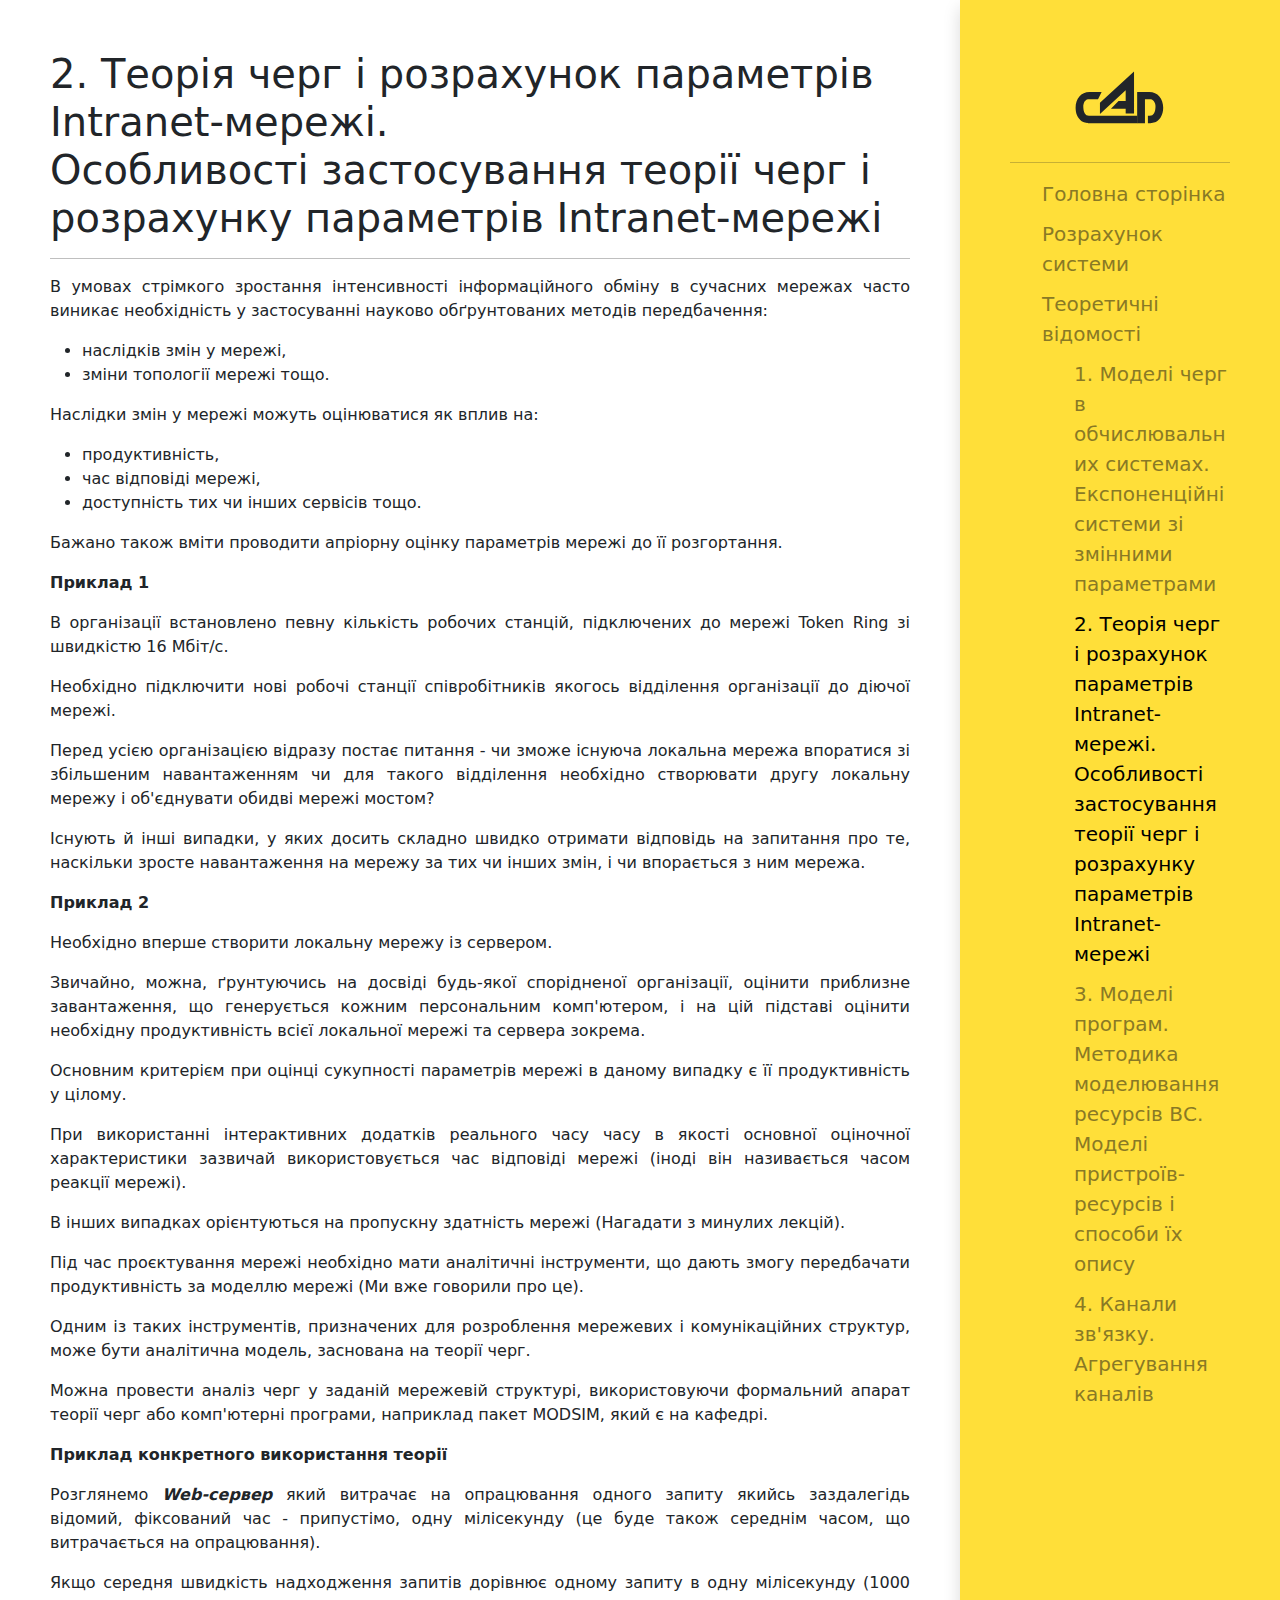
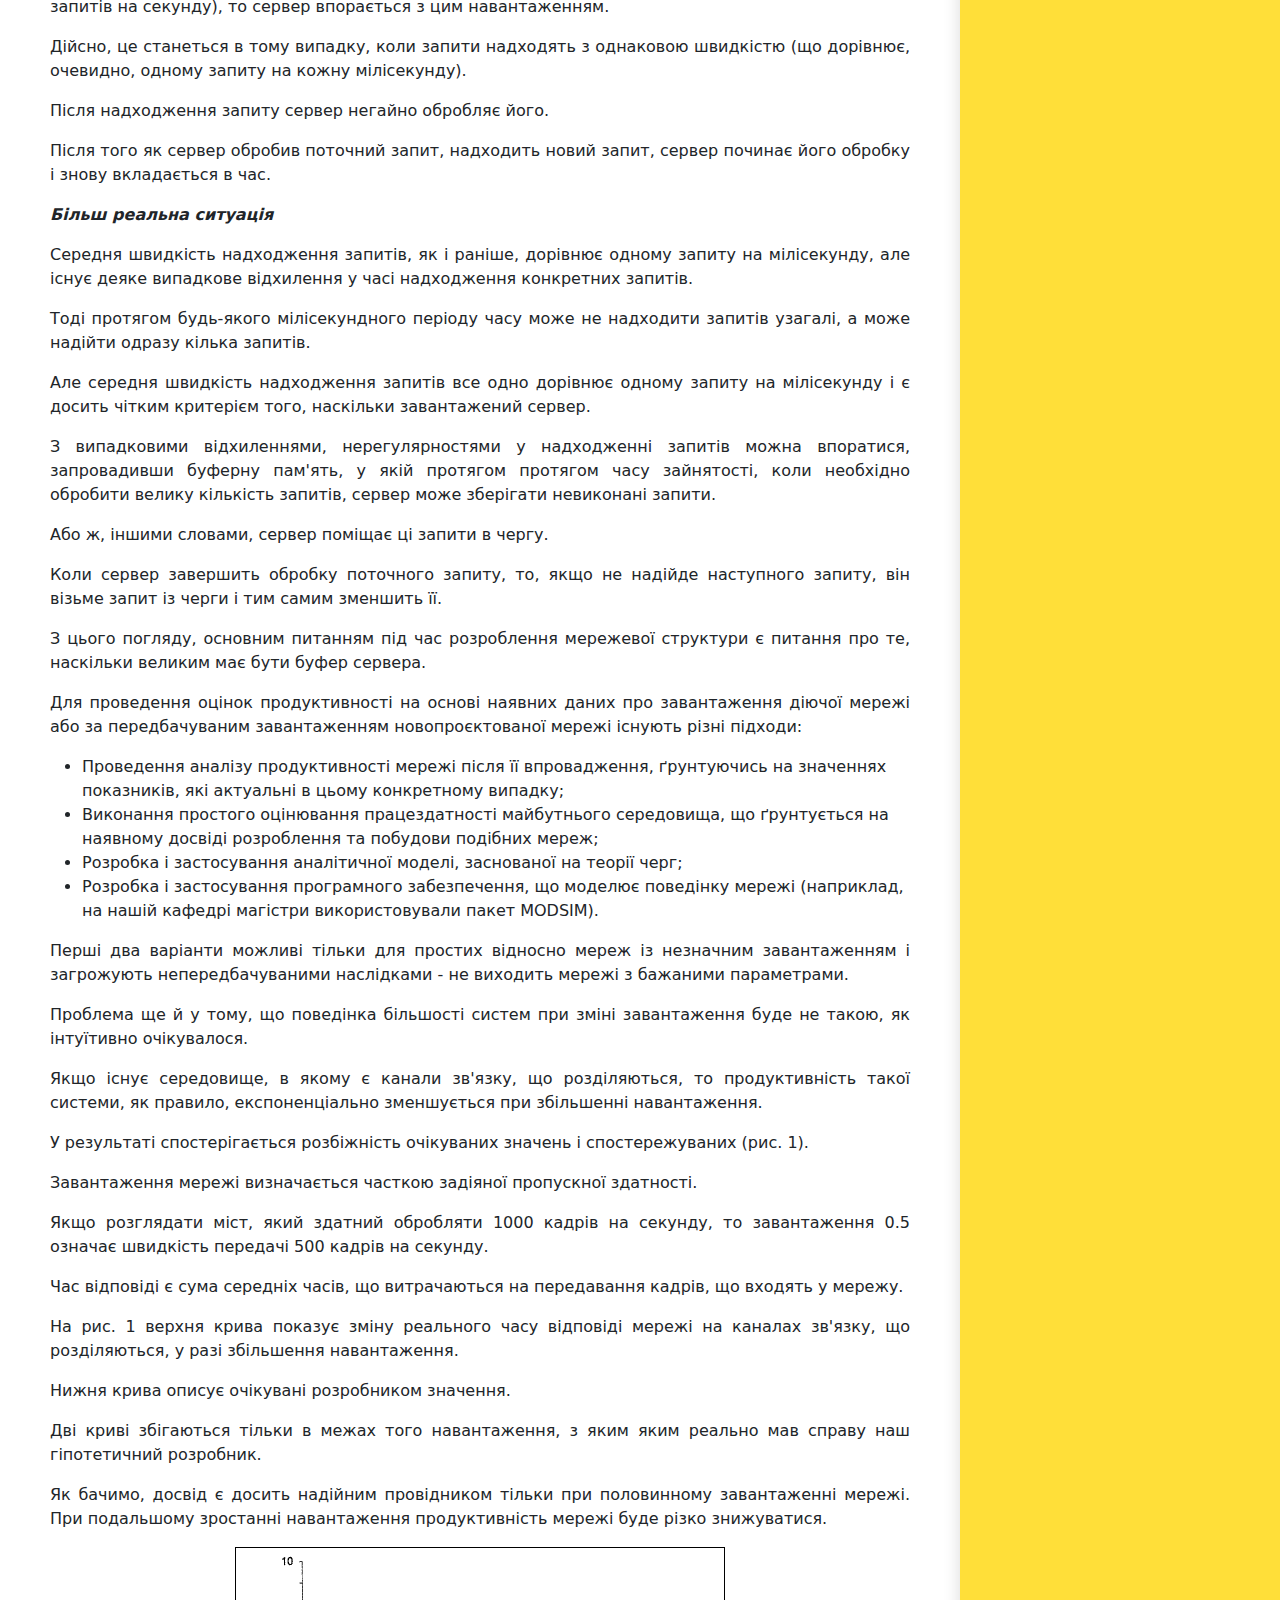
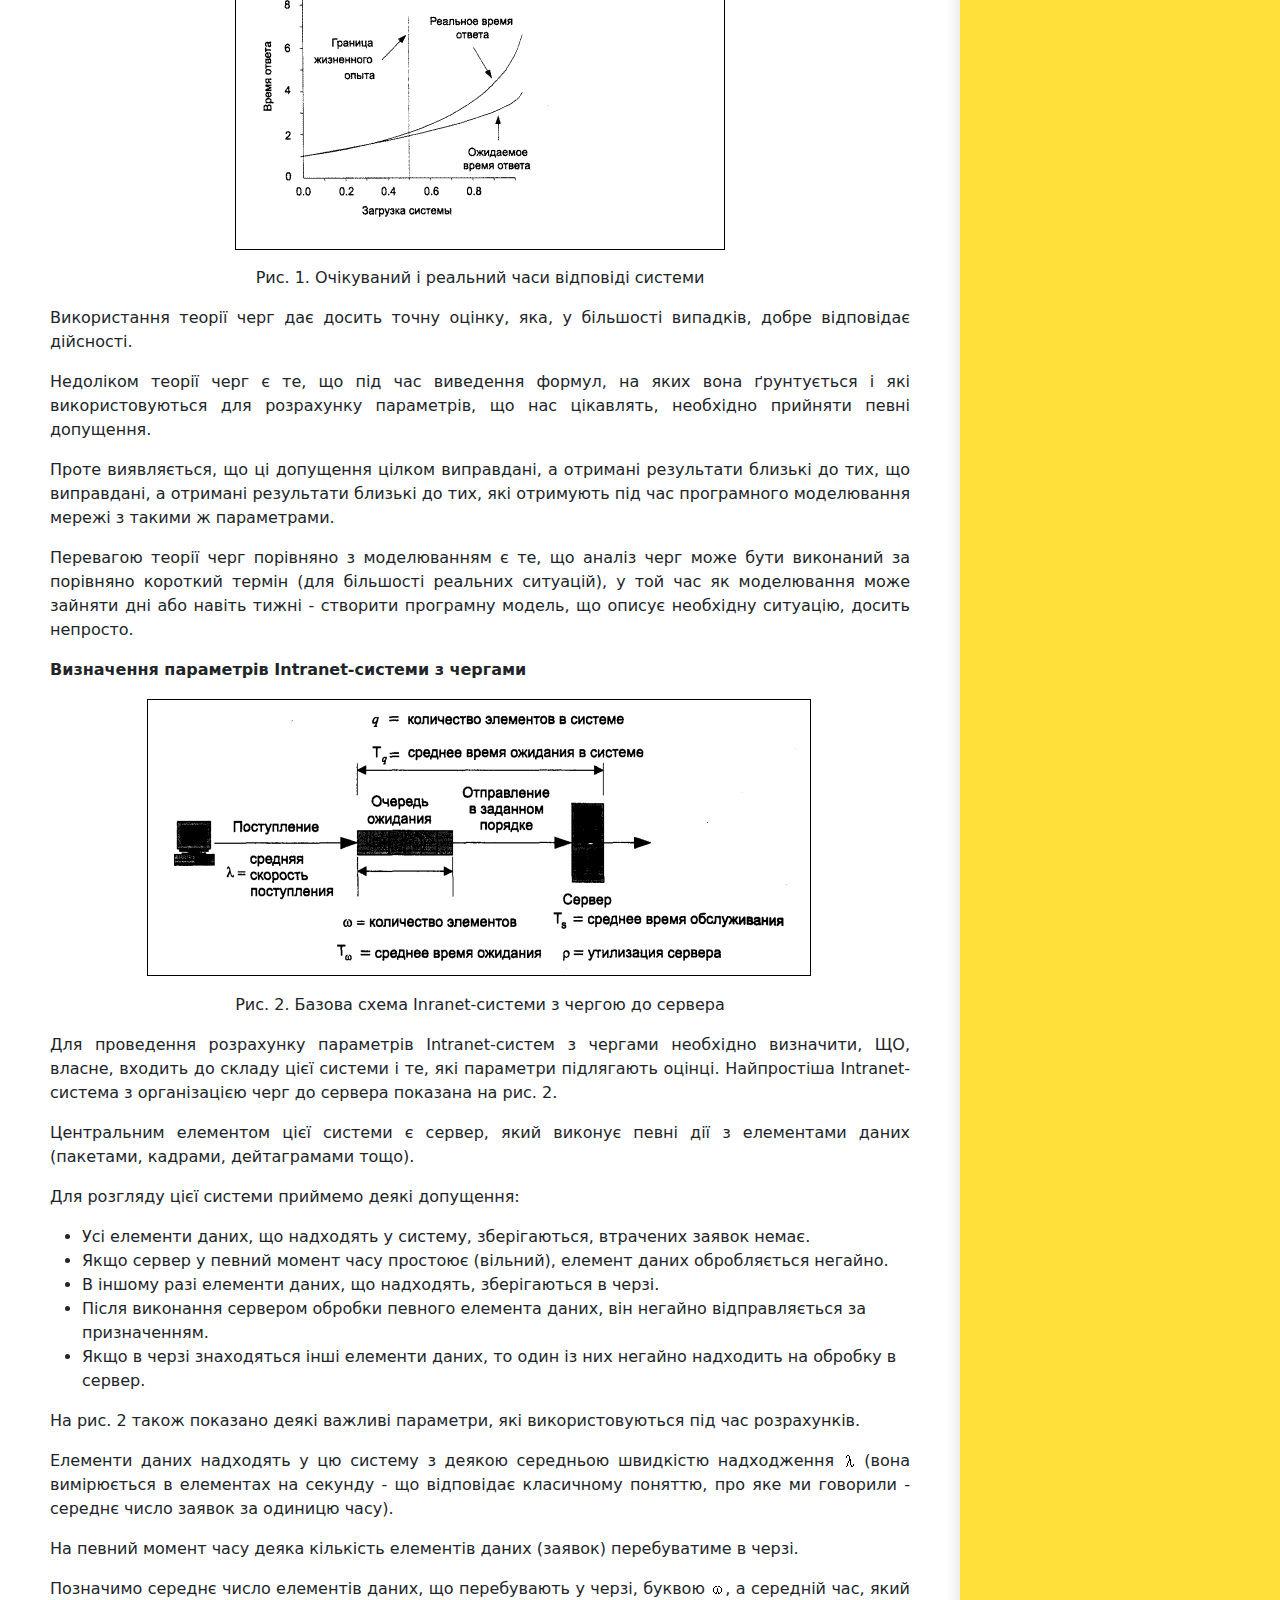
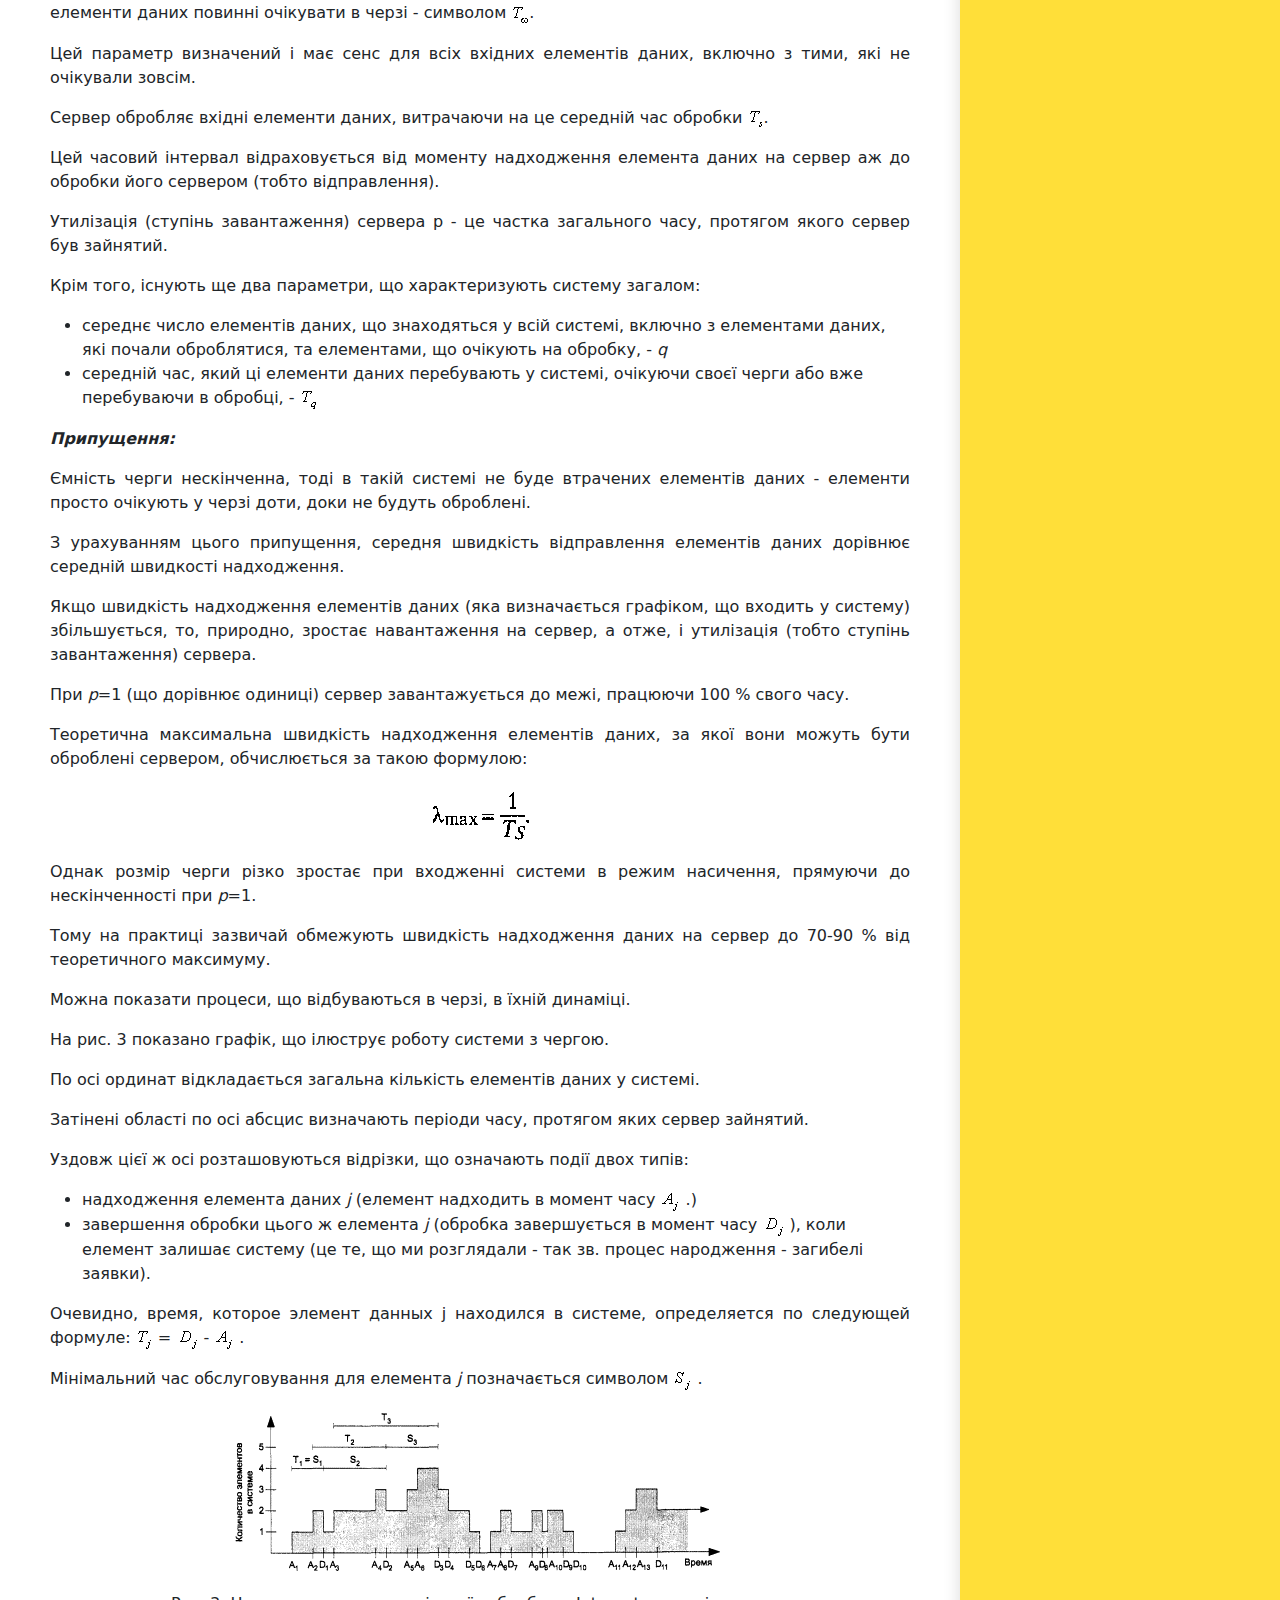
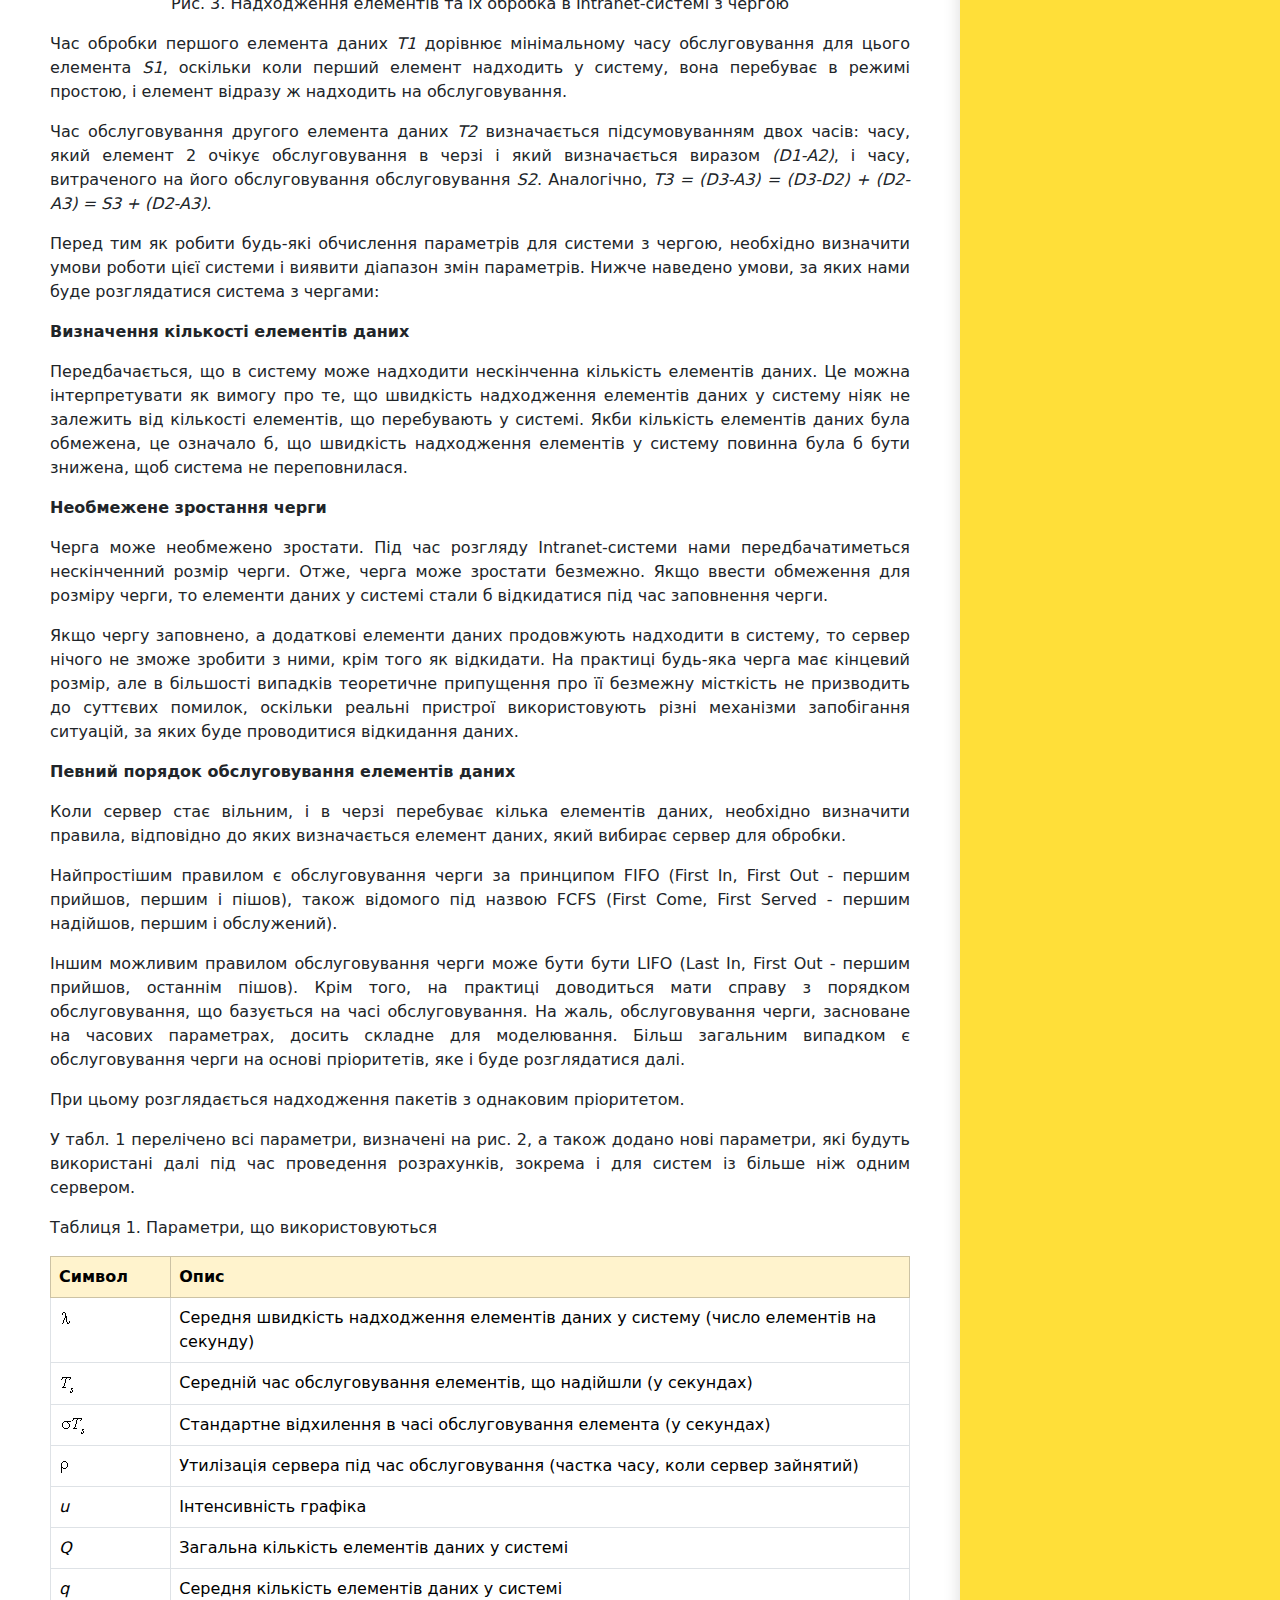
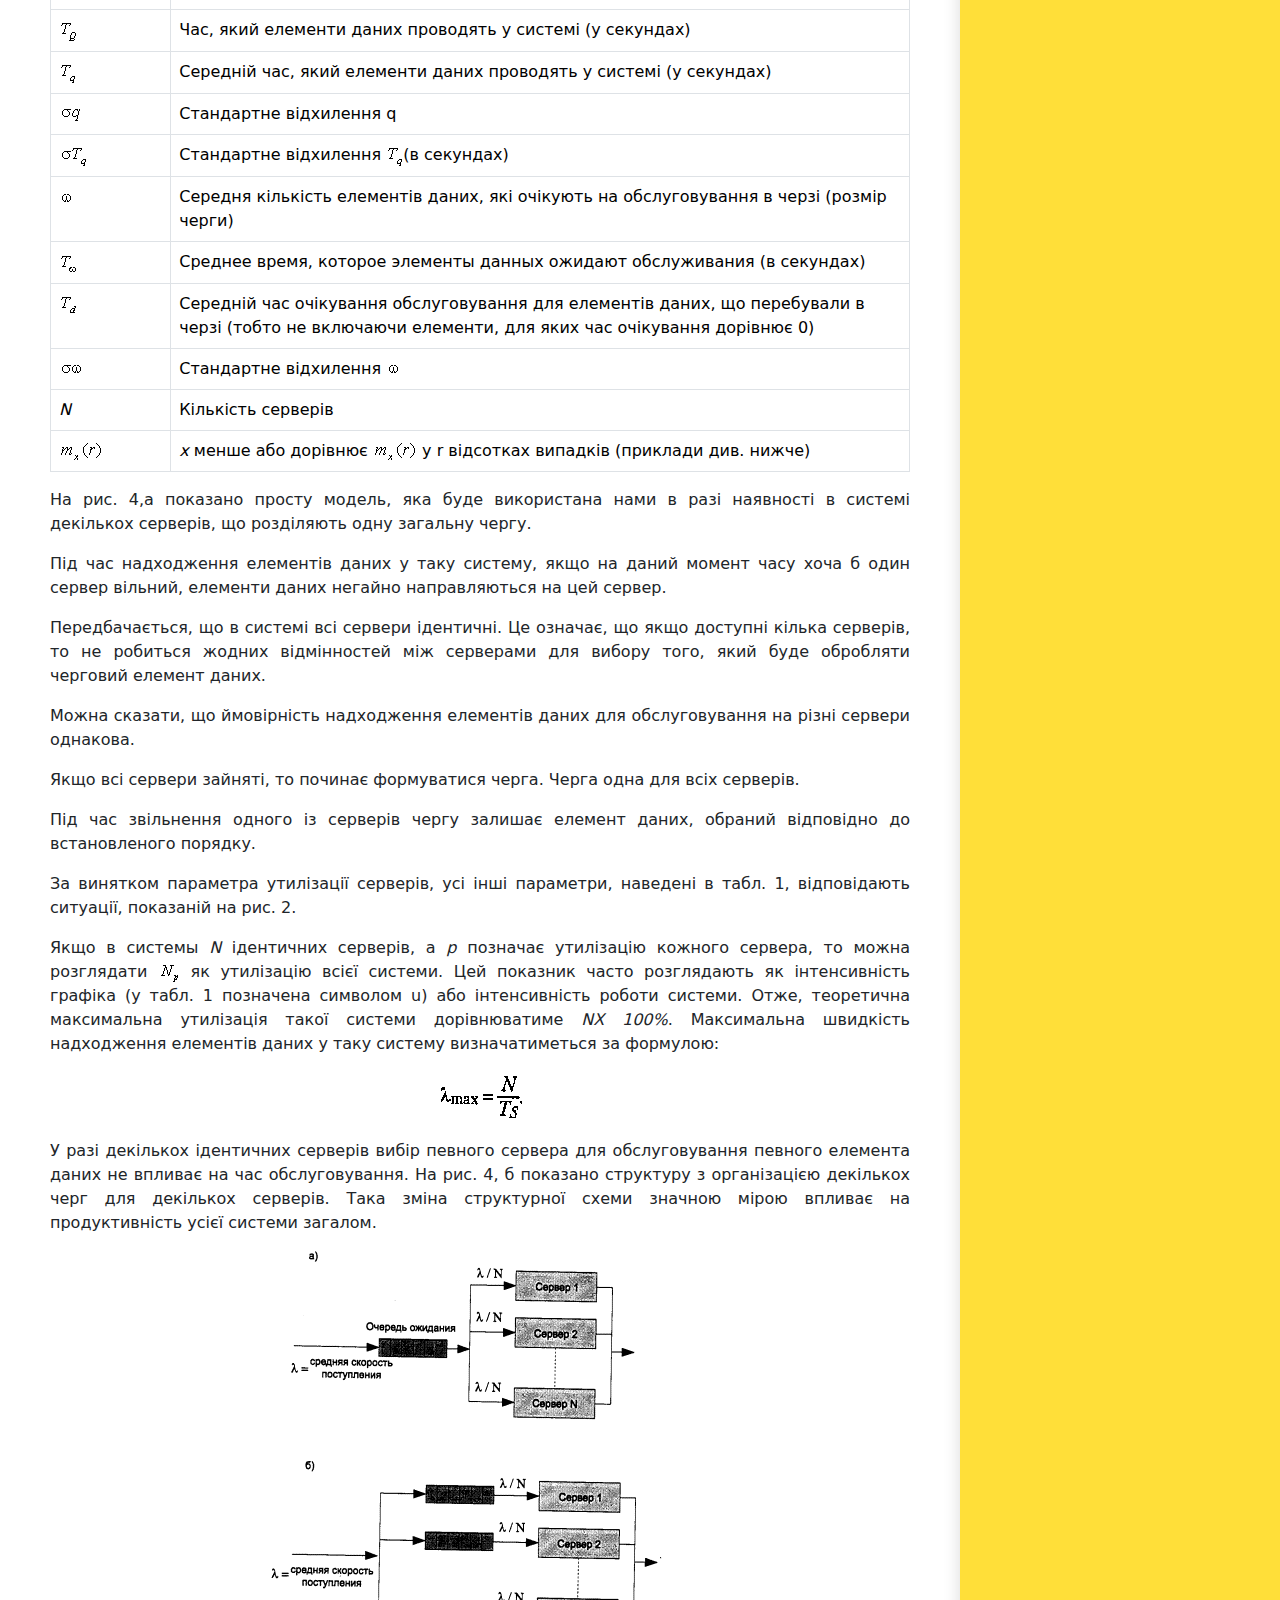
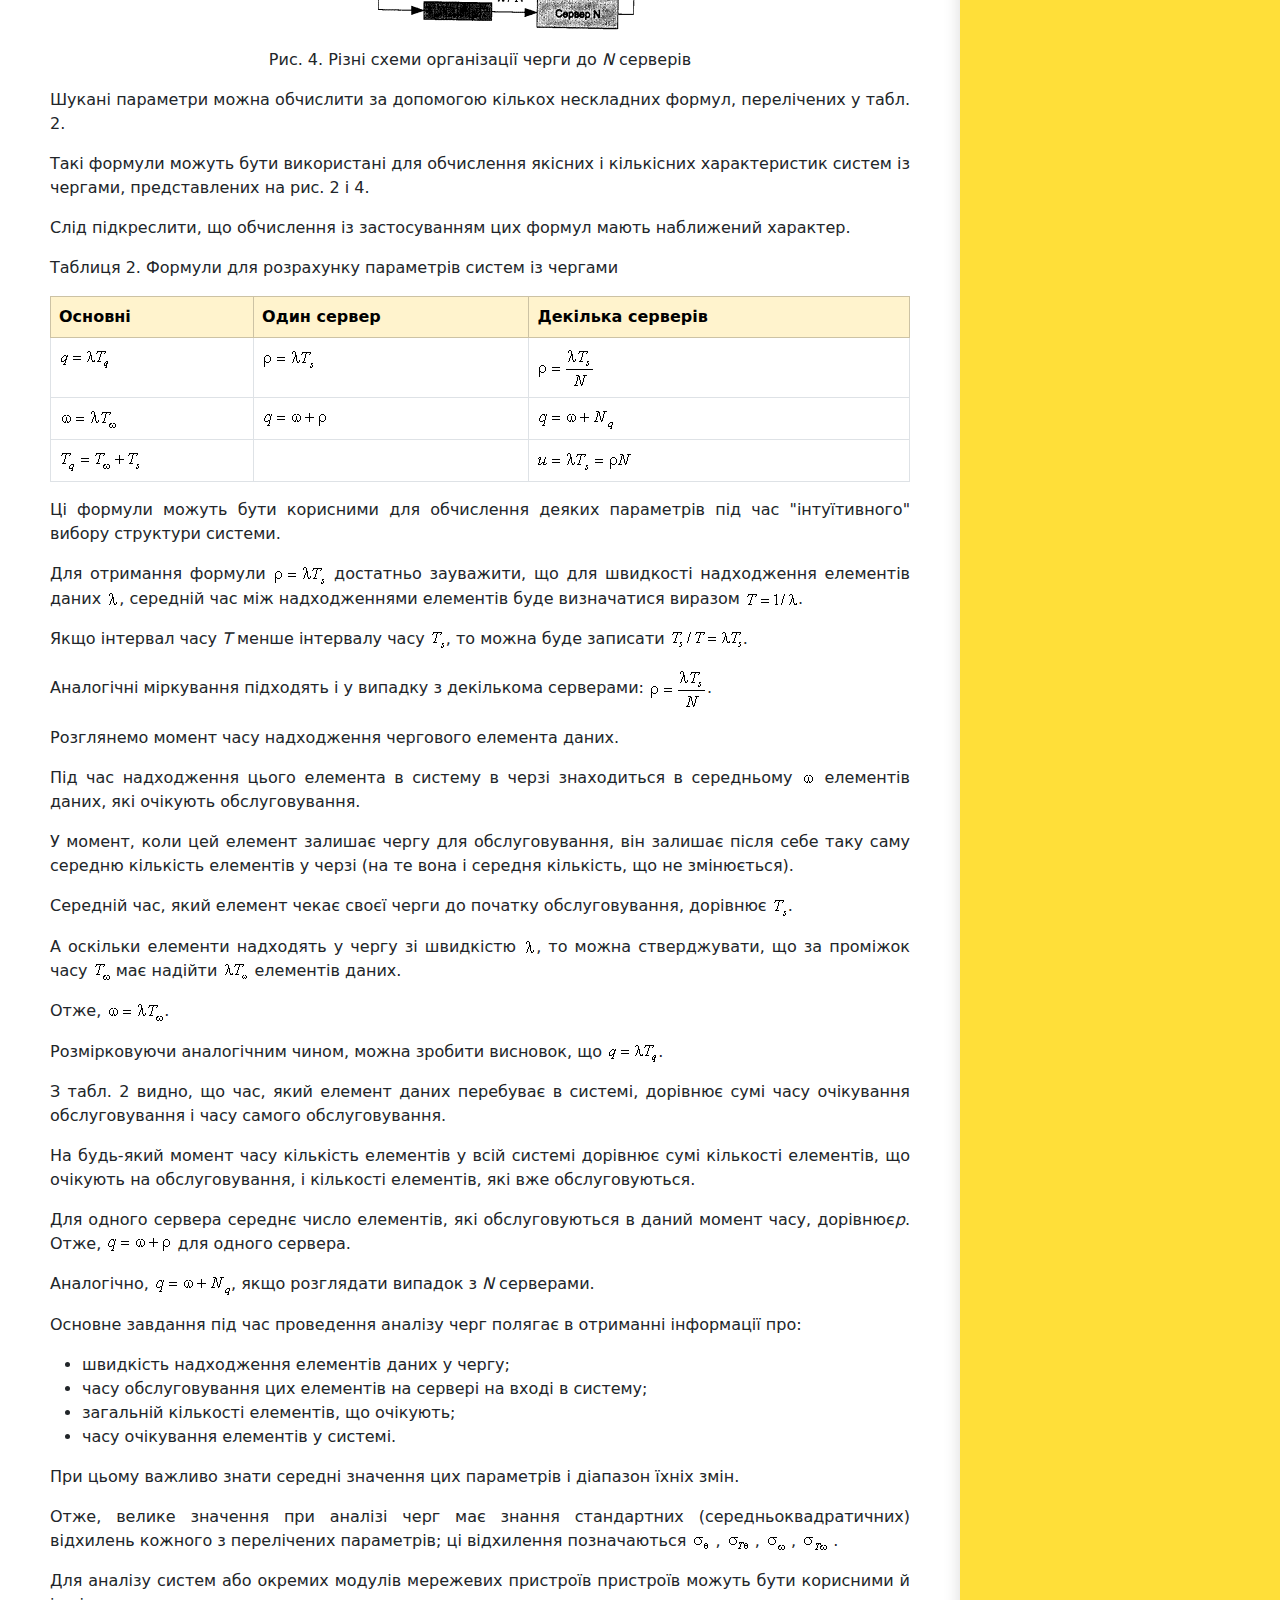
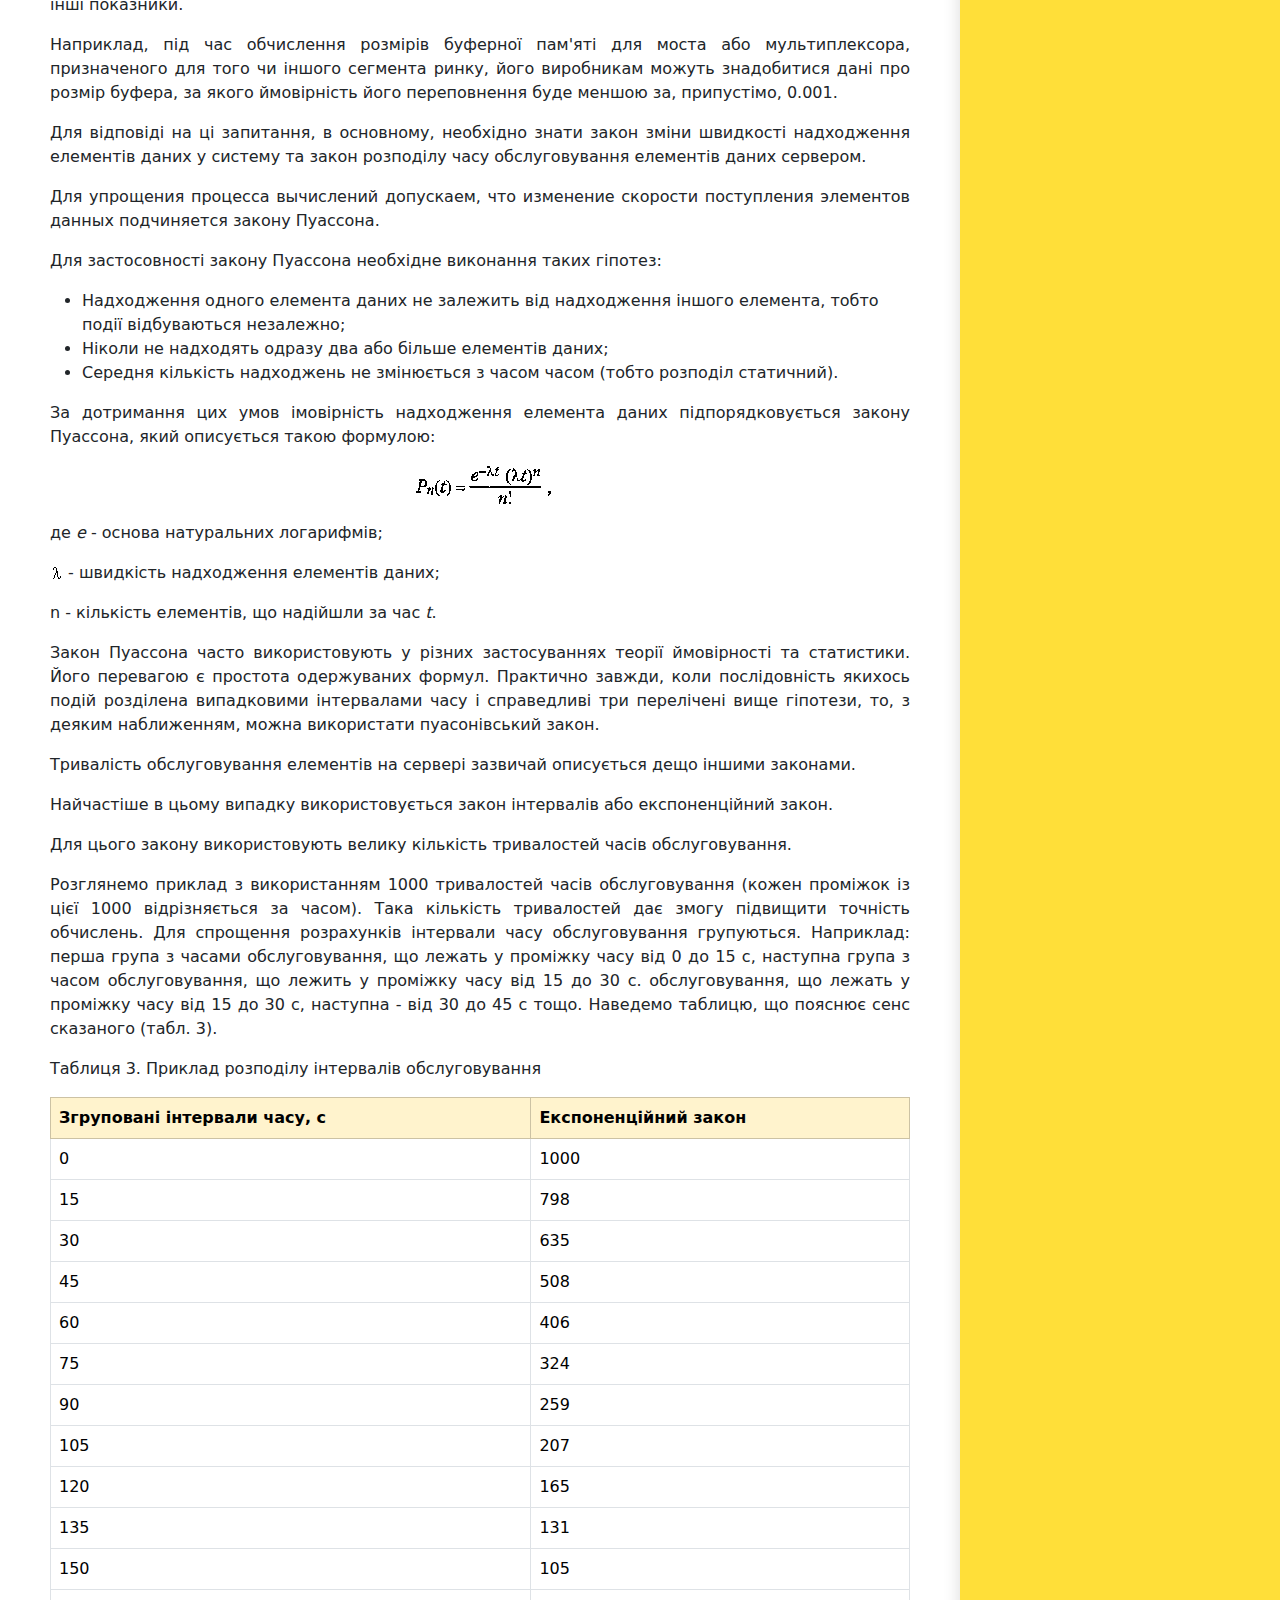
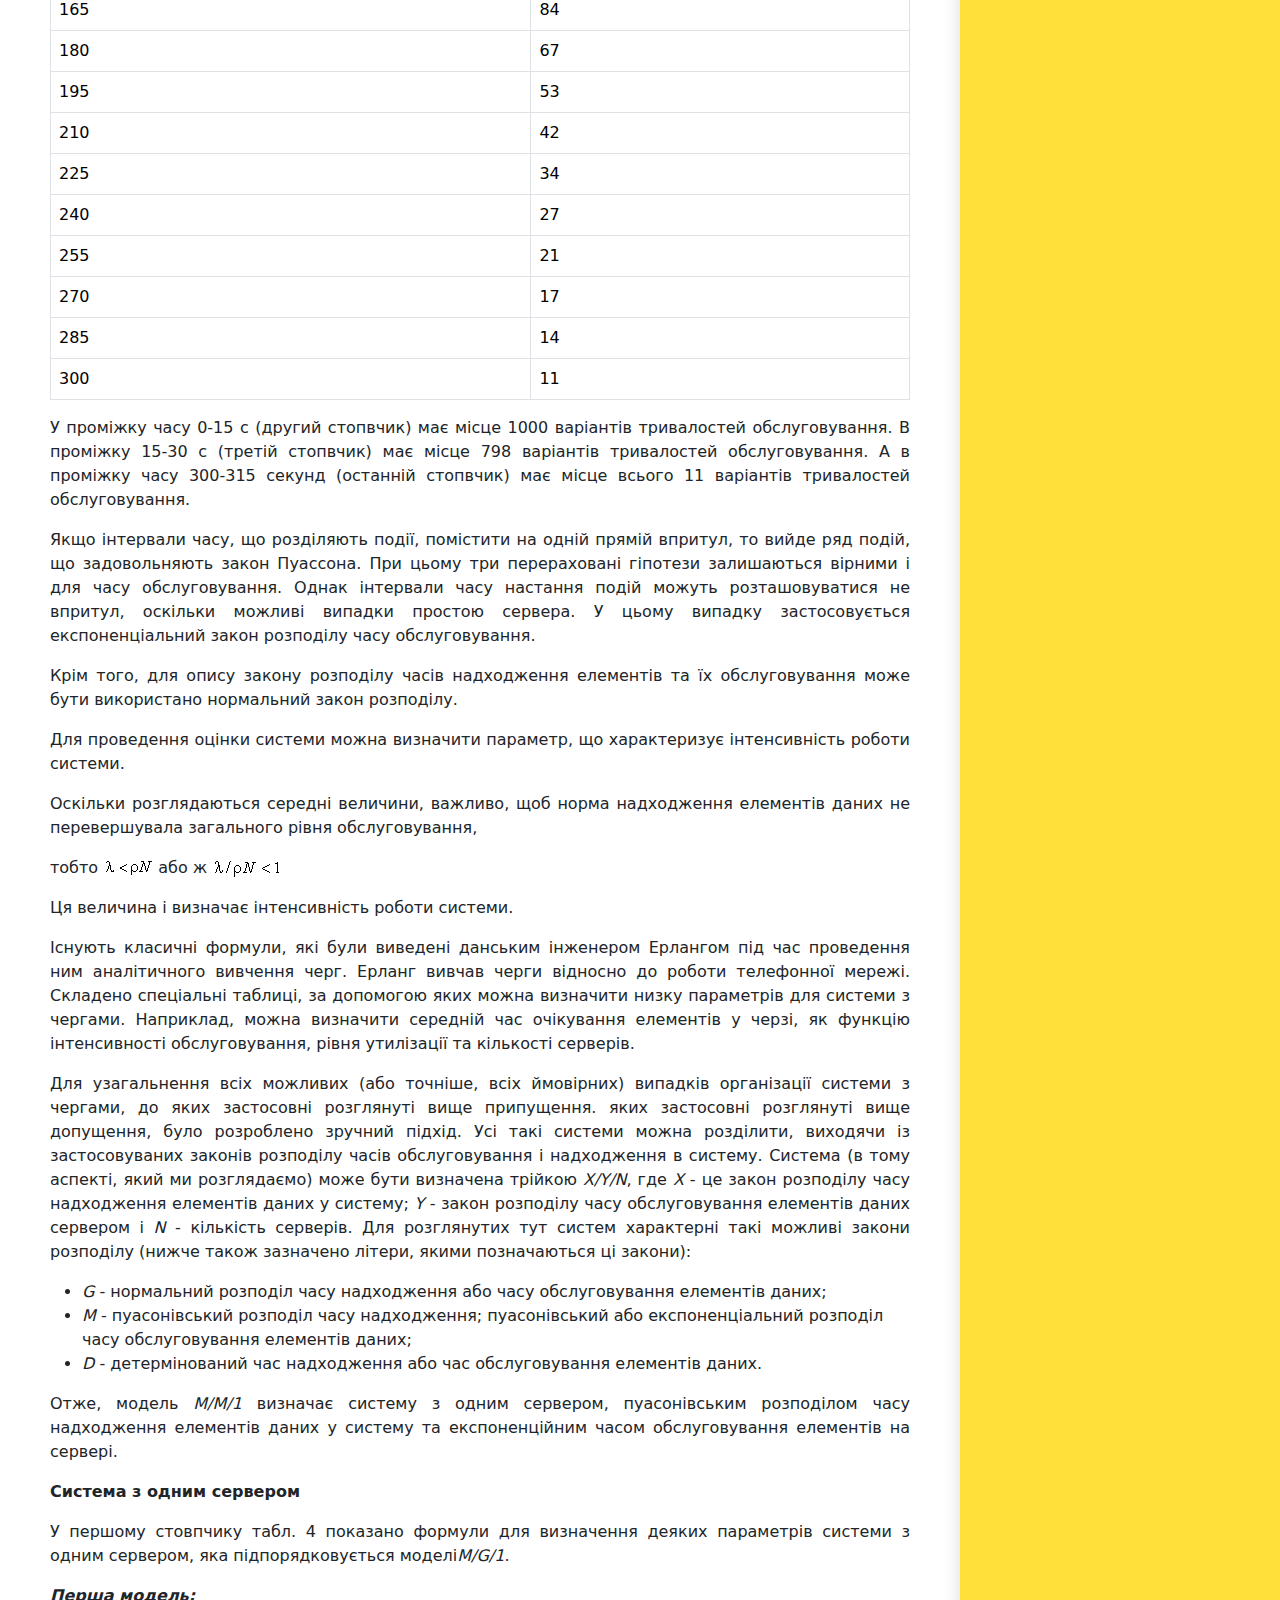
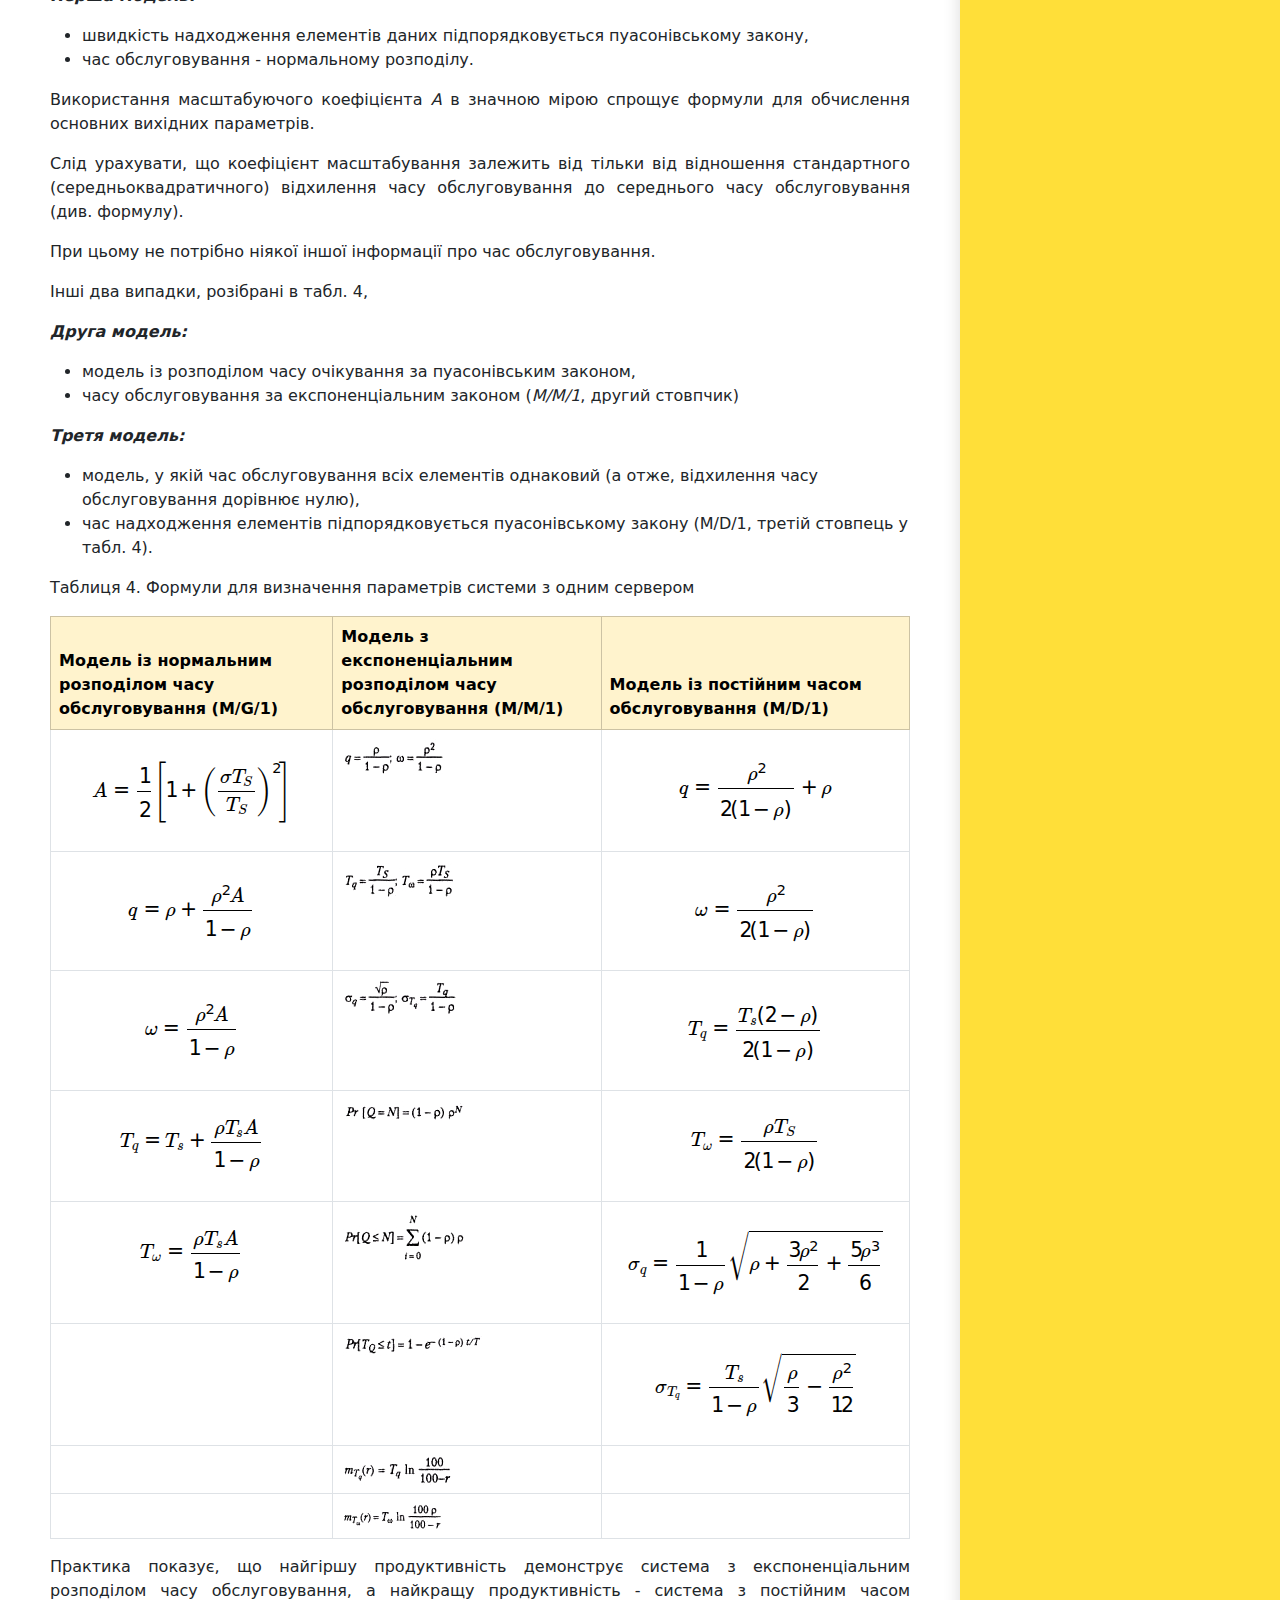
<file: theory_2.html>
<!DOCTYPE html>
<html lang="uk">
    <head>
        <title>SMO 4</title>
        <meta http-equiv="Content-Type" content="text/html; charset=UTF-8">
        <meta name="viewport" content="width=device-width, initial-scale=1">
        <link rel="stylesheet" href="css/bootstrap_5.3.2_min.css">
        <link rel="stylesheet" href="css/main.css">
    </head>
    <body id="theory_2">
        <div class="container-fluid text-justify bg-body">
            <div class="row">
                <div class="col-9 main-frame">
                  <div class="h1">
                        <div>2. Теорія черг і розрахунок параметрів Intranet-мережі.</div>
                        <div>Особливості застосування теорії черг і розрахунку параметрів Intranet-мережі</div>
                    </div>
                    <hr class="border-black">
                    <p>
                        В умовах стрімкого зростання інтенсивності інформаційного обміну в сучасних мережах часто виникає необхідність у застосуванні науково обґрунтованих методів передбачення:
                    </p>
                        <ul>
                            <li>наслідків змін у мережі,</li>
                            <li>зміни топології мережі тощо.</li>
                        </ul>
                    <p>
                        Наслідки змін у мережі можуть оцінюватися як вплив на:
                    </p>
                        <ul>
                            <li>продуктивність,</li>
                            <li>час відповіді мережі,</li>
                            <li>доступність тих чи інших сервісів тощо.</li>
                        </ul>
                    <p>
                        Бажано також вміти проводити апріорну оцінку параметрів мережі до її розгортання.
                    </p>
                    <p>
                        <b>Приклад 1</b>
                    </p>
                    <p>
                        В організації встановлено певну кількість робочих станцій, підключених до мережі Token Ring зі швидкістю 16 Мбіт/с.
                    </p>
                    <p>
                        Необхідно підключити нові робочі станції співробітників якогось відділення організації до діючої мережі.
                    </p>
                    <p>
                        Перед усією організацією відразу постає питання - чи зможе існуюча локальна мережа впоратися зі збільшеним навантаженням чи для такого відділення необхідно створювати другу локальну мережу і об'єднувати обидві мережі мостом?
                    </p>
                    <p>
                        Існують й інші випадки, у яких досить складно швидко отримати відповідь на запитання про те, наскільки зросте навантаження на мережу за тих чи інших змін, і чи впорається з ним мережа.
                    </p>
                    <p>
                        <b>Приклад 2</b>
                    </p>
                    <p>
                        Необхідно вперше створити локальну мережу із сервером.
                    </p>
                    <p>
                        Звичайно, можна, ґрунтуючись на досвіді будь-якої спорідненої організації, оцінити приблизне завантаження, що генерується кожним персональним комп'ютером, і на цій підставі оцінити необхідну продуктивність всієї локальної мережі та сервера зокрема.
                    </p>
                    <p>
                        Основним критерієм при оцінці сукупності параметрів мережі в даному випадку є її продуктивність у цілому.
                    </p>
                    <p>
                        При використанні інтерактивних додатків реального часу часу в якості основної оціночної характеристики зазвичай використовується час відповіді мережі (іноді він називається часом реакції мережі).
                    </p>
                    <p>
                        В інших випадках орієнтуються на пропускну здатність мережі (Нагадати з минулих лекцій).
                    </p>
                    <p>
                        Під час проєктування мережі необхідно мати аналітичні інструменти, що дають змогу передбачати продуктивність за моделлю мережі (Ми вже говорили про це).
                    </p>
                    <p>
                        Одним із таких інструментів, призначених для розроблення мережевих і комунікаційних структур, може бути аналітична модель, заснована на теорії черг.
                    </p>
                    <p>
                        Можна провести аналіз черг у заданій мережевій структурі, використовуючи формальний апарат теорії черг або комп'ютерні програми, наприклад пакет MODSIM, який є на кафедрі.
                    </p>
                    <p>
                        <b>Приклад конкретного використання теорії</b>
                    </p>
                    <p>
                        Розглянемо <b><i>Web-сервер</i></b> який витрачає на опрацювання одного запиту якийсь заздалегідь відомий, фіксований час - припустімо, одну мілісекунду (це буде також середнім часом, що витрачається на опрацювання).
                    </p>
                    <p>
                        Якщо середня швидкість надходження запитів дорівнює одному запиту в одну мілісекунду (1000 запитів на секунду), то сервер впорається з цим навантаженням.
                    </p>
                    <p>
                        Дійсно, це станеться в тому випадку, коли запити надходять з однаковою швидкістю (що дорівнює, очевидно, одному запиту на кожну мілісекунду).
                    </p>
                    <p>
                        Після надходження запиту сервер негайно обробляє його.
                    </p>
                    <p>
                        Після того як сервер обробив поточний запит, надходить новий запит, сервер починає його обробку і знову вкладається в час.
                    </p>
                    <p>
                        <b><i>Більш реальна ситуація</i></b>
                    </p>
                    <p>
                        Середня швидкість надходження запитів, як і раніше, дорівнює одному запиту на мілісекунду, але існує деяке випадкове відхилення у часі надходження конкретних запитів.
                    </p>
                    <p>
                        Тоді протягом будь-якого мілісекундного періоду часу може не надходити запитів узагалі, а може надійти одразу кілька запитів.
                    </p>
                    <p>
                        Але середня швидкість надходження запитів все одно дорівнює одному запиту на мілісекунду і є досить чітким критерієм того, наскільки завантажений сервер.
                    </p>
                    <p>
                        З випадковими відхиленнями, нерегулярностями у надходженні запитів можна впоратися, запровадивши буферну пам'ять, у якій протягом протягом часу зайнятості, коли необхідно обробити велику кількість запитів, сервер може зберігати невиконані запити.
                    </p>
                    <p>
                        Або ж, іншими словами, сервер поміщає ці запити в чергу.
                    </p>
                    <p>
                        Коли сервер завершить обробку поточного запиту, то, якщо не надійде наступного запиту, він візьме запит із черги і тим самим зменшить її.
                    </p>
                    <p>
                        З цього погляду, основним питанням під час розроблення мережевої структури є питання про те, наскільки великим має бути буфер сервера.
                    </p>
                    <p>
                        Для проведення оцінок продуктивності на основі наявних даних про завантаження діючої мережі або за передбачуваним завантаженням новопроєктованої мережі існують різні підходи:
                    </p>
                    <ul>
                        <li>
                            Проведення аналізу продуктивності мережі після її впровадження, ґрунтуючись на значеннях показників, які актуальні в цьому конкретному випадку;
                        </li>
                        <li>
                            Виконання простого оцінювання працездатності майбутнього середовища, що ґрунтується на наявному досвіді розроблення та побудови подібних мереж;
                        </li>
                        <li>
                            Розробка і застосування аналітичної моделі, заснованої на теорії черг;
                        </li>
                        <li>
                            Розробка і застосування програмного забезпечення, що моделює поведінку мережі (наприклад, на нашій кафедрі магістри використовували пакет MODSIM).
                        </li>
                    </ul>
                    <p>
                        Перші два варіанти можливі тільки для простих відносно мереж із незначним завантаженням і загрожують непередбачуваними наслідками - не виходить мережі з бажаними параметрами.
                    </p>
                    <p>
                        Проблема ще й у тому, що поведінка більшості систем при зміні завантаження буде не такою, як інтуїтивно очікувалося.
                    </p>
                    <p>
                        Якщо існує середовище, в якому є канали зв'язку, що розділяються, то продуктивність такої системи, як правило, експоненціально зменшується при збільшенні навантаження.
                    </p>
                    <p>
                        У результаті спостерігається розбіжність очікуваних значень і спостережуваних (рис. 1).
                    </p>
                    <p>
                        Завантаження мережі визначається часткою задіяної пропускної здатності.
                    </p>
                    <p>
                        Якщо розглядати міст, який здатний обробляти 1000 кадрів на секунду, то завантаження 0.5 означає швидкість передачі 500 кадрів на секунду.
                    </p>
                    <p>
                        Час відповіді є сума середніх часів, що витрачаються на передавання кадрів, що входять у мережу.
                    </p>
                    <p>
                        На рис. 1 верхня крива показує зміну реального часу відповіді мережі на каналах зв'язку, що розділяються, у разі збільшення навантаження.
                    </p>
                    <p>
                        Нижня крива описує очікувані розробником значення.
                    </p>
                    <p>
                        Дві криві збігаються тільки в межах того навантаження, з яким яким реально мав справу наш гіпотетичний розробник.
                    </p>
                    <p>
                        Як бачимо, досвід є досить надійним провідником тільки при половинному завантаженні мережі. При подальшому зростанні навантаження продуктивність мережі буде різко знижуватися.
                    </p>
                    <div class="d-flex align-items-center flex-column mb-3 mt-3">
                        <img src="formula/ris1.gif" />
                        <div class="mt-3">
                            Рис. 1. Очікуваний і реальний часи відповіді системи
                        </div>
                    </div>
                    <p>
                        Використання теорії черг дає досить точну оцінку, яка, у більшості випадків, добре відповідає дійсності.
                    </p>
                    <p>
                        Недоліком теорії черг є те, що під час виведення формул, на яких вона ґрунтується і які використовуються для розрахунку параметрів, що нас цікавлять, необхідно прийняти певні допущення.
                    </p>
                    <p>
                        Проте виявляється, що ці допущення цілком виправдані, а отримані результати близькі до тих, що виправдані, а отримані результати близькі до тих, які отримують під час програмного моделювання мережі з такими ж параметрами.
                    </p>
                    <p>
                        Перевагою теорії черг порівняно з моделюванням є те, що аналіз черг може бути виконаний за порівняно короткий термін (для більшості реальних ситуацій), у той час як моделювання може зайняти дні або навіть тижні - створити програмну модель, що описує необхідну ситуацію, досить непросто.
                    </p>
                    <p>
                        <b>Визначення параметрів Intranet-системи з чергами</b>
                    </p>
                    <div class="d-flex align-items-center flex-column mb-3 mt-3">
                        <img src="formula/ris2.gif" />
                        <div class="mt-3">
                            Рис. 2. Базова схема Inranet-системи з чергою до сервера
                        </div>
                    </div>
                    <p>
                        Для проведення розрахунку параметрів Intranet-систем з чергами необхідно визначити, ЩО, власне, входить до складу цієї системи і те, які параметри підлягають оцінці. Найпростіша Intranet-система з організацією черг до сервера показана на рис. 2.
                    </p>
                    <p>
                        Центральним елементом цієї системи є сервер, який виконує певні дії з елементами даних (пакетами, кадрами, дейтаграмами тощо).
                    </p>
                    <p>
                        Для розгляду цієї системи приймемо деякі допущення:
                    </p>
                    <ul>
                        <li>
                            Усі елементи даних, що надходять у систему, зберігаються, втрачених заявок немає.
                        </li>
                        <li>
                            Якщо сервер у певний момент часу простоює (вільний), елемент даних обробляється негайно.
                        </li>
                        <li>
                            В іншому разі елементи даних, що надходять, зберігаються в черзі.
                        </li>
                        <li>
                            Після виконання сервером обробки певного елемента даних, він негайно відправляється за призначенням.
                        </li>
                        <li>
                            Якщо в черзі знаходяться інші елементи даних, то один із них негайно надходить на обробку в сервер.
                        </li>
                    </ul>
                    <p>
                        На рис. 2 також показано деякі важливі параметри, які використовуються під час розрахунків.
                    </p>
                    <p>
                        Елементи даних надходять у цю систему з деякою середньою швидкістю надходження
                        <img src="formula/lambda.gif" />
                        (вона вимірюється в елементах на секунду - що відповідає класичному поняттю, про яке ми говорили - середнє число заявок за одиницю часу).
                    </p>
                    <p>
                        На певний момент часу деяка кількість елементів даних (заявок) перебуватиме в черзі.
                    </p>
                    <p>
                        Позначимо середнє число елементів даних, що перебувають у черзі, буквою
                        <img src="formula/omega.gif" />,
                        а середній час, який елементи даних повинні очікувати в черзі - символом
                        <img src="formula/tomega.gif" />.
                    </p>
                    <p>
                        Цей параметр визначений і має сенс для всіх вхідних елементів даних, включно з тими, які не очікували зовсім.
                    </p>
                    <p>
                        Сервер обробляє вхідні елементи даних, витрачаючи на це середній час обробки
                        <img src="formula/ts.gif" />.
                    </p>
                    <p>
                        Цей часовий інтервал відраховується від моменту
                        надходження елемента даних на сервер аж до
                        обробки його сервером (тобто відправлення).
                    </p>
                    <p>
                        Утилізація (ступінь завантаження) сервера p - це частка
                        загального часу, протягом якого сервер був зайнятий.
                    </p>
                    <p>
                        Крім того, існують ще два параметри,
                        що характеризують систему загалом:
                    </p>
                    <ul>
                        <li>
                            середнє число елементів даних, що знаходяться у всій
                            системі, включно з елементами даних, які почали
                            оброблятися, та елементами, що очікують на обробку, -
                            <i>q</i>
                        </li>
                        <li>
                            середній час, який ці елементи даних перебувають
                            у системі, очікуючи своєї черги або вже перебуваючи в
                            обробці, -
                            <img src="formula/tq.gif" />
                        </li>
                    </ul>
                    <p>
                        <b><i>Припущення:</i></b>
                    </p>
                    <p>
                        Ємність черги нескінченна, тоді в такій системі не
                        буде втрачених елементів даних - елементи просто
                        очікують у черзі доти, доки не будуть оброблені.
                    </p>
                    <p>
                        З урахуванням цього припущення, середня швидкість відправлення елементів даних дорівнює середній швидкості надходження.
                    </p>
                    <p>
                        Якщо швидкість надходження елементів даних (яка
                        визначається графіком, що входить у систему)
                        збільшується, то, природно, зростає навантаження на
                        сервер, а отже, і утилізація (тобто ступінь завантаження)
                        сервера.
                    </p>
                    <p>
                        При <i>р</i>=1 (що дорівнює одиниці) сервер завантажується до межі, працюючи 100 % свого часу.
                    </p>
                    <p>
                        Теоретична максимальна швидкість надходження
                        елементів даних, за якої вони можуть бути оброблені
                        сервером, обчислюється за такою формулою:
                    </p>
                    <div class="d-flex align-items-center flex-column mb-3 mt-3">
                        <img src="formula/fl21.gif" />
                    </div>
                    <p>
                        Однак розмір черги різко зростає при входженні
                        системи в режим насичення, прямуючи до нескінченності при
                        <i>р</i>=1.
                    </p>
                    <p>
                        Тому на практиці зазвичай обмежують швидкість
                        надходження даних на сервер до 70-90 % від
                        теоретичного максимуму.
                    </p>
                    <p>
                        Можна показати процеси, що відбуваються в черзі, в їхній
                        динаміці.
                    </p>
                    <p>
                        На рис. 3 показано графік, що ілюструє роботу системи
                        з чергою.
                    </p>
                    <p>
                        По осі ординат відкладається загальна кількість елементів
                        даних у системі.
                    </p>
                    <p>
                        Затінені області по осі абсцис визначають періоди
                        часу, протягом яких сервер зайнятий.
                    </p>
                    <p>
                        Уздовж цієї ж осі розташовуються відрізки, що означають
                        події двох типів:
                    </p>
                    <ul>
                        <li>
                            надходження елемента даних <i>j</i> (елемент надходить в момент часу
                            <img src="formula/aj.gif" />
                            .)
                        </li>
                        <li>
                            завершення обробки цього ж елемента
                            <i>j</i> (обробка завершується в момент часу
                            <img src="formula/dj.gif" />
                            ), коли елемент залишає систему (це те, що ми
                            розглядали - так зв. процес народження - загибелі
                            заявки).
                        </li>
                    </ul>
                    <p>
                        Очевидно, время, которое элемент данных j находился в
                        системе, определяется по следующей формуле:
                        <img src="formula/tj0.gif"/>
                        =
                        <img src="formula/dj.gif" />
                        -
                        <img src="formula/aj.gif" />
                        .
                    </p>
                    <p>
                        Мінімальний час обслуговування для елемента
                        <i>j</i>
                        позначається символом
                        <img src="formula/sj.gif" />
                        .
                    </p>
                    <div class="d-flex align-items-center flex-column mb-3 mt-3">
                        <img src="formula/ris3.gif" />
                        <div class="mt-3">
                        Рис. 3. Надходження елементів та їх обробка в Intranet-системі з чергою
                        </div>
                    </div>
                    <p>
                        Час обробки першого елемента даних <i>T1</i> дорівнює
                        мінімальному часу обслуговування для цього елемента
                        <i>S1</i>, оскільки коли перший елемент надходить у систему, вона перебуває в режимі простою, і елемент відразу ж надходить на обслуговування.
                    </p>
                    <p>
                        Час обслуговування другого елемента даних
                        <i>Т2</i> визначається підсумовуванням двох часів:
                        часу, який елемент 2 очікує обслуговування в
                        черзі і який визначається виразом
                        <i>(D1-A2)</i>, і часу, витраченого на його обслуговування
                        обслуговування <i>S2</i>. Аналогічно,
                        <i>T3 = (D3-A3) = (D3-D2) + (D2-A3) = S3 + (D2-A3)</i>.
                    </p>
                    <p>
                        Перед тим як робити будь-які обчислення параметрів
                        для системи з чергою, необхідно визначити умови
                        роботи цієї системи і виявити діапазон змін
                        параметрів. Нижче наведено умови, за яких нами
                        буде розглядатися система з чергами:
                    </p>
                    <p>
                        <b>Визначення кількості елементів даних</b>
                    </p>
                    <p>
                        Передбачається, що в систему може надходити
                        нескінченна кількість елементів даних. Це можна
                        інтерпретувати як вимогу про те, що швидкість
                        надходження елементів даних у систему ніяк не залежить
                        від кількості елементів, що перебувають у системі. Якби
                        кількість елементів даних була обмежена, це
                        означало б, що швидкість надходження елементів у
                        систему повинна була б бути знижена, щоб система не
                        переповнилася.
                    </p>
                    <p>
                        <b>Необмежене зростання черги</b>
                    </p>
                    <p>
                        Черга може необмежено зростати. Під час розгляду
                        Intranet-системи нами передбачатиметься нескінченний
                        розмір черги. Отже, черга може зростати
                        безмежно. Якщо ввести обмеження для розміру
                        черги, то елементи даних у системі стали б
                        відкидатися під час заповнення черги.
                    </p>
                    <p>
                        Якщо чергу заповнено, а додаткові елементи даних
                        продовжують надходити в систему, то сервер нічого не
                        зможе зробити з ними, крім того як відкидати. На
                        практиці будь-яка черга має кінцевий розмір, але в
                        більшості випадків теоретичне припущення про її
                        безмежну місткість не призводить до суттєвих
                        помилок, оскільки реальні пристрої використовують
                        різні механізми запобігання ситуацій, за яких
                        буде проводитися відкидання даних.
                    </p>
                    <p>
                        <b>Певний порядок обслуговування елементів даних</b>
                    </p>
                    <p>
                        Коли сервер стає вільним, і в черзі перебуває
                        кілька елементів даних, необхідно визначити
                        правила, відповідно до яких визначається елемент
                        даних, який вибирає сервер для обробки.
                    </p>
                    <p>
                        Найпростішим правилом є обслуговування черги за
                        принципом FIFO (First In, First Out - першим прийшов,
                        першим і пішов), також відомого під назвою FCFS
                        (First Come, First Served - першим надійшов, першим і
                        обслужений).
                    </p>
                    <p>
                        Іншим можливим правилом обслуговування черги може бути
                        бути LIFO (Last In, First Out - першим прийшов, останнім
                        пішов). Крім того, на практиці доводиться мати справу з
                        порядком обслуговування, що базується на часі
                        обслуговування. На жаль, обслуговування черги,
                        засноване на часових параметрах, досить складне
                        для моделювання. Більш загальним випадком є
                        обслуговування черги на основі пріоритетів, яке і
                        буде розглядатися далі.
                    </p>
                    <p>
                        При цьому розглядається надходження пакетів з
                        однаковим пріоритетом.
                    </p>
                    <p>
                        У табл. 1 перелічено всі параметри, визначені на
                        рис. 2, а також додано нові параметри, які будуть
                        використані далі під час проведення розрахунків, зокрема
                        і для систем із більше ніж одним сервером.
                    </p>
                    <p>Таблиця 1. Параметри, що використовуються</p>
                    <table class="table table-bordered table-hover">
                        <thead class="table-warning">
                            <tr>
                                <th width="14%">Символ</th>
                                <th width="86%">Опис</th>
                            </tr>
                        </thead>
                        <tbody>
                            <tr>
                                <td>
                                    <img src="formula/lambda.gif" />
                                </td>
                                <td>
                                    Середня швидкість надходження елементів даних у систему (число
                                    елементів на секунду)
                                </td>
                            </tr>
                            <tr>
                                <td>
                                    <img src="formula/ts.gif" />
                                </td>
                                <td>
                                    Середній час обслуговування елементів, що надійшли (у секундах)
                                </td>
                            </tr>
                            <tr>
                                <td>
                                    <img src="formula/sigmats.gif" />
                                </td>
                                <td>
                                    Стандартне відхилення в часі обслуговування елемента (у
                                    секундах)
                                </td>
                            </tr>
                            <tr>
                                <td>
                                    <img src="formula/ro.gif" />
                                </td>
                                <td>
                                    Утилізація сервера під час обслуговування (частка часу, коли
                                    сервер зайнятий)
                                </td>
                            </tr>
                            <tr>
                                <td>
                                    <i>u</i>
                                </td>
                                <td>Інтенсивність графіка</td>
                            </tr>
                            <tr>
                                <td>
                                    <i>Q</i>
                                </td>
                                <td>Загальна кількість елементів даних у системі</td>
                            </tr>
                            <tr>
                                <td>
                                    <i>q</i>
                                </td>
                                <td>Середня кількість елементів даних у системі</td>
                            </tr>
                            <tr>
                                <td>
                                    <img src="formula/tqbol.gif" />
                                </td>
                                <td>Час, який елементи даних проводять у системі (у секундах)</td>
                            </tr>
                            <tr>
                                <td>
                                    <img src="formula/tq.gif" />
                                </td>
                                <td>
                                    Середній час, який елементи даних проводять у системі (у
                                    секундах)
                                </td>
                            </tr>
                            <tr>
                                <td>
                                    <img src="formula/sigmaq.gif" />
                                </td>
                                <td>Стандартне відхилення q</td>
                            </tr>
                            <tr>
                                <td>
                                    <img src="formula/sigmatq.gif" />
                                </td>
                                <td>
                                    Стандартне відхилення
                                    <img src="formula/tq.gif" />(в секундах)
                                </td>
                            </tr>
                            <tr>
                                <td>
                                    <img src="formula/omega.gif" />
                                </td>
                                <td>
                                    Середня кількість елементів даних, які очікують на
                                    обслуговування в черзі (розмір черги)
                                </td>
                            </tr>
                            <tr>
                                <td>
                                    <img src="formula/tomega.gif" />
                                </td>
                                <td>
                                    Среднее время, которое элементы данных ожидают обслуживания (в
                                    секундах)
                                </td>
                            </tr>
                            <tr>
                                <td>
                                    <img src="formula/td.gif" />
                                </td>
                                <td>
                                    Середній час очікування обслуговування для елементів даних, що
                                    перебували в черзі (тобто не включаючи елементи, для яких час
                                    очікування дорівнює 0)
                                </td>
                            </tr>
                            <tr>
                                <td>
                                    <img src="formula/sigmaomega.gif" />
                                </td>
                                <td>
                                    Стандартне відхилення
                                    <img src="formula/omega.gif" />
                                </td>
                            </tr>
                            <tr>
                                <td>
                                    <div><i>N</i></div>
                                </td>
                                <td>Кількість серверів</td>
                            </tr>
                            <tr>
                                <td>
                                    <img src="formula/mxr.gif" />
                                </td>
                                <td>
                                    <i>х</i> менше або дорівнює
                                    <img src="formula/mxr.gif" />
                                    у r відсотках випадків (приклади див. нижче)
                                </td>
                            </tr>
                        </tbody>
                    </table>
                    <p>
                        На рис. 4,а показано просту модель, яка буде
                        використана нами в разі наявності в системі декількох
                        серверів, що розділяють одну загальну чергу.
                    </p>
                    <p>
                        Під час надходження елементів даних у таку систему, якщо
                        на даний момент часу хоча б один сервер вільний,
                        елементи даних негайно направляються на цей сервер.
                    </p>
                    <p>
                        Передбачається, що в системі всі сервери ідентичні. Це
                        означає, що якщо доступні кілька серверів, то не
                        робиться жодних відмінностей між серверами для вибору
                        того, який буде обробляти черговий елемент
                        даних.
                    </p>
                    <p>
                        Можна сказати, що ймовірність надходження елементів
                        даних для обслуговування на різні сервери однакова.
                    </p>
                    <p>
                        Якщо всі сервери зайняті, то починає формуватися
                        черга. Черга одна для всіх серверів.
                    </p>
                    <p>
                        Під час звільнення одного із серверів чергу залишає
                        елемент даних, обраний відповідно до встановленого порядку.
                    </p>
                    <p>
                        За винятком параметра утилізації серверів, усі
                        інші параметри, наведені в табл. 1, відповідають
                        ситуації, показаній на рис. 2.
                    </p>
                    <p>
                        Якщо в системы <i>N</i> ідентичних серверів, а
                        <i>р</i> позначає утилізацію кожного сервера, то можна
                        розглядати
                        <img src="formula/np.gif" />
                        як утилізацію всієї системи. Цей показник часто
                        розглядають як інтенсивність графіка (у табл. 1
                        позначена символом u) або інтенсивність роботи системи.
                        Отже, теоретична максимальна утилізація такої системи дорівнюватиме
                        <i>NX 100%</i>. Максимальна швидкість надходження
                        елементів даних у таку систему визначатиметься за
                        формулою:
                    </p>
                    <div class="d-flex align-items-center flex-column mb-3 mt-3">
                        <img src="formula/f79.gif" />
                    </div>
                    <p>
                        У разі декількох ідентичних серверів вибір
                        певного сервера для обслуговування певного
                        елемента даних не впливає на час обслуговування. На рис.
                        4, б показано структуру з організацією декількох
                        черг для декількох серверів. Така зміна
                        структурної схеми значною мірою впливає на
                        продуктивність усієї системи загалом.
                    </p>
                    <div class="d-flex align-items-center flex-column mb-3 mt-3">
                        <img src="formula/ris4.gif" />
                        <div class="mt-3">
                            Рис. 4. Різні схеми організації черги до <i>N</i> серверів
                        </div>
                    </div>
                    <p>
                        Шукані параметри можна обчислити за допомогою кількох
                        нескладних формул, перелічених у табл. 2.
                    </p>
                    <p>
                        Такі формули можуть бути використані для обчислення
                        якісних і кількісних характеристик систем із
                        чергами, представлених на рис. 2 і 4.
                    </p>
                    <p>
                        Слід підкреслити, що обчислення із застосуванням цих
                        формул мають наближений характер.
                    </p>
                    <p>
                        Таблиця 2. Формули для розрахунку параметрів систем із
                        чергами
                    </p>
                    <table class="table table-bordered table-hover">
                        <thead class="table-warning">
                            <tr>
                                <th>Основні</th>
                                <th>Один сервер</th>
                                <th>Декілька серверів</th>
                            </tr>
                        </thead>
                        <tbody>
                            <tr>
                                <td>
                                    <img src="formula/f80.gif" />
                                </td>
                                <td>
                                    <img src="formula/f83.gif" />
                                </td>
                                <td>
                                    <img src="formula/f85.gif" />
                                </td>
                            </tr>
                            <tr>
                                <td>
                                    <img src="formula/f81.gif" />
                                </td>
                                <td>
                                    <img src="formula/f84.gif" />
                                </td>
                                <td>
                                    <img src="formula/f86.gif" />
                                </td>
                            </tr>
                            <tr>
                                <td>
                                    <img src="formula/f82.gif" />
                                </td>
                                <td></td>
                                <td>
                                    <img src="formula/f87.gif" />
                                </td>
                            </tr>
                        </tbody>
                    </table>
                    
                    <p>
                        Ці формули можуть бути корисними для обчислення деяких
                        параметрів під час "інтуїтивного" вибору структури системи.
                    </p>
                    <p>
                        Для отримання формули
                        <img src="formula/f83.gif" />
                        достатньо зауважити, що для швидкості надходження
                        елементів даних
                        <img src="formula/lambda.gif" />,
                        середній час між надходженнями елементів буде
                        визначатися виразом
                        <img src="formula/t1lamda.gif" />.
                    </p>
                    <p>
                        Якщо інтервал часу <i>T</i> менше інтервалу часу
                        <img src="formula/ts.gif" />, 
                        то можна буде записати
                        <img src="formula/f88.gif" />.
                    </p>
                    <p>
                        Аналогічні міркування підходять і у випадку з
                        декількома серверами:
                        <img src="formula/f85.gif" />.
                    </p>
                    <p>
                        Розглянемо момент часу надходження чергового елемента
                        даних.
                    </p>
                    <p>
                        Під час надходження цього елемента в систему в черзі
                        знаходиться в середньому
                        <img src="formula/omega.gif" />
                        елементів даних, які очікують обслуговування.
                    </p>
                    <p>
                        У момент, коли цей елемент залишає чергу для обслуговування, він залишає після себе таку саму середню кількість елементів у черзі (на те вона і середня кількість, що не змінюється).
                    </p>
                    <p>
                        Середній час, який елемент чекає своєї черги до початку
                        обслуговування, дорівнює
                        <img src="formula/ts.gif" />.
                    </p>
                    <p>
                        А оскільки елементи надходять у чергу зі швидкістю
                        <img src="formula/lambda.gif" />,
                        то можна стверджувати, що за проміжок часу
                        <img src="formula/tomega.gif" />
                        має надійти
                        <img src="formula/lamdatomega.gif" />
                        елементів даних.
                    </p>
                    <p>
                        Отже,
                        <img src="formula/f81.gif" />.
                    </p>
                    <p>
                        Розмірковуючи аналогічним чином, можна зробити висновок, що
                        <img src="formula/f80.gif"/>.
                    </p>
                    <p>
                        З табл. 2 видно, що час, який елемент даних
                        перебуває в системі, дорівнює сумі часу очікування
                        обслуговування і часу самого обслуговування.
                    </p>
                    <p>
                        На будь-який момент часу кількість елементів у всій
                        системі дорівнює сумі кількості елементів, що очікують на
                        обслуговування, і кількості елементів, які вже
                        обслуговуються.
                    </p>
                    <p>
                        Для одного сервера середнє число елементів, які обслуговуються в даний момент часу, дорівнює<i>р</i>.
                        Отже,
                        <img src="formula/f84.gif" /> 
                        для одного сервера.
                    </p>
                    <p>
                        Аналогічно,
                        <img src="formula/f86.gif" />,
                        якщо розглядати випадок з <i>N</i> серверами.
                    </p>
                    <p>
                        Основне завдання під час проведення аналізу черг
                        полягає в отриманні інформації про:
                    </p>
                    <ul>
                        <li>
                            швидкість надходження елементів даних у чергу;
                        </li>
                        <li>
                            часу обслуговування цих елементів на сервері на вході в систему;
                        </li>
                        <li>
                            загальній кількості елементів, що очікують;
                        </li>
                        <li>
                            часу очікування елементів у системі.
                        </li>
                    </ul>
                    <p>
                        При цьому важливо знати середні значення цих параметрів і
                        діапазон їхніх змін.
                    </p>
                    <p>
                        Отже, велике значення при аналізі черг має знання стандартних (середньоквадратичних) відхилень
                        кожного з перелічених параметрів; ці відхилення
                        позначаються
                        <img src="formula/sigmateta.gif" />
                        ,
                        <img src="formula/sigmatteta.gif" />
                        ,
                        <img src="formula/sigmaomegamal.gif" />
                        ,
                        <img src="formula/sigmatomega.gif" />
                        .
                    </p>
                    <p>
                        Для аналізу систем або окремих модулів мережевих пристроїв
                        пристроїв можуть бути корисними й інші показники.
                    </p>
                    <p>
                        Наприклад, під час обчислення розмірів буферної пам'яті для моста або мультиплексора, призначеного для того чи
                        іншого сегмента ринку, його виробникам можуть
                        знадобитися дані про розмір буфера, за якого
                        ймовірність його переповнення буде меншою за, припустімо,
                        0.001.
                    </p>
                    <p>
                        Для відповіді на ці запитання, в основному, необхідно знати закон зміни швидкості надходження елементів даних у
                        систему та закон розподілу часу обслуговування
                        елементів даних сервером.
                    </p>
                    <p>
                        Для упрощения процесса вычислений допускаем, что
                        изменение скорости поступления элементов данных
                        подчиняется закону Пуассона.
                    </p>
                    <p>
                        Для застосовності закону Пуассона необхідне виконання
                        таких гіпотез:
                    </p>
                    <ul>
                        <li>
                            Надходження одного елемента даних не залежить від
                            надходження іншого елемента, тобто події
                            відбуваються незалежно;
                        </li>
                        <li>
                            Ніколи не надходять одразу два або більше елементів
                            даних;
                        </li>
                        <li>
                            Середня кількість надходжень не змінюється з часом
                            часом (тобто розподіл статичний).
                        </li>
                    </ul>
                    <p>
                        За дотримання цих умов імовірність надходження
                        елемента даних підпорядковується закону Пуассона, який
                        описується такою формулою:
                    </p>
                    <div class="d-flex align-items-center flex-column mb-3 mt-3">
                        <img src="formula/f89.gif" />
                    </div>
                    <p>
                        де <i>е</i> - основа натуральних логарифмів;
                    </p>
                    <p>
                        <img src="formula/lambda.gif" /> -
                        швидкість надходження елементів даних;
                    </p>
                    <p>
                        n - кількість елементів, що надійшли за час <i>t</i>.
                    </p>
                    <p>
                        Закон Пуассона часто використовують у різних застосуваннях теорії ймовірності та статистики. Його перевагою є простота одержуваних формул. Практично завжди, коли послідовність якихось подій розділена випадковими інтервалами часу і справедливі три перелічені вище гіпотези, то, з деяким наближенням, можна використати пуасонівський закон.
                    </p>
                    <p>
                        Тривалість обслуговування елементів на сервері
                        зазвичай описується дещо іншими законами.
                    </p>
                    <p>
                        Найчастіше в цьому випадку використовується закон інтервалів або експоненційний закон.
                    </p>
                    <p>
                        Для цього закону використовують велику кількість
                        тривалостей часів обслуговування.
                    </p>
                    <p>
                        Розглянемо приклад з використанням 1000
                        тривалостей часів обслуговування (кожен
                        проміжок із цієї 1000 відрізняється за часом). Така
                        кількість тривалостей дає змогу підвищити
                        точність обчислень. Для спрощення розрахунків інтервали
                        часу обслуговування групуються. Наприклад: перша
                        група з часами обслуговування, що лежать у проміжку
                        часу від 0 до 15 с, наступна група з часом обслуговування, що лежить у проміжку часу від 15 до 30 с.
                        обслуговування, що лежать у проміжку часу від 15 до 30
                        с, наступна - від 30 до 45 с тощо. Наведемо таблицю,
                        що пояснює сенс сказаного (табл. 3).
                    </p>
                    <p>
                        Таблиця 3. Приклад розподілу інтервалів обслуговування
                    </p>
                    <table class="table table-bordered table-hover">
                        <thead class="table-warning">
                            <tr>
                                <th>
                                    Згруповані інтервали часу, c
                                </th>
                                <th>
                                    Експоненційний закон
                                </th>
                            </tr>
                        </thead>
                        <tbody>
                            <tr>
                                <td>
                                    <div>0</div>
                                </td>
                                <td>
                                    <div>1000</div>
                                </td>
                            </tr>
                            <tr>
                                <td>
                                    <div>15</div>
                                </td>
                                <td>
                                    <div>798</div>
                                </td>
                            </tr>
                            <tr>
                                <td>
                                    <div>30</div>
                                </td>
                                <td>
                                    <div>635</div>
                                </td>
                            </tr>
                            <tr>
                                <td>
                                    <div>45</div>
                                </td>
                                <td>
                                    <div>508</div>
                                </td>
                            </tr>
                            <tr>
                                <td>
                                    <div>60</div>
                                </td>
                                <td>
                                    <div>406</div>
                                </td>
                            </tr>
                            <tr>
                                <td>
                                    <div>75</div>
                                </td>
                                <td>
                                    <div>324</div>
                                </td>
                            </tr>
                            <tr>
                                <td>
                                    <div>90</div>
                                </td>
                                <td>
                                    <div>259</div>
                                </td>
                            </tr>
                            <tr>
                                <td>
                                    <div>105</div>
                                </td>
                                <td>
                                    <div>207</div>
                                </td>
                            </tr>
                            <tr>
                                <td>
                                    <div>120</div>
                                </td>
                                <td>
                                    <div>165</div>
                                </td>
                            </tr>
                            <tr>
                                <td>
                                    <div>135</div>
                                </td>
                                <td>
                                    <div>131</div>
                                </td>
                            </tr>
                            <tr>
                                <td>
                                    <div>150</div>
                                </td>
                                <td>
                                    <div>105</div>
                                </td>
                            </tr>
                            <tr>
                                <td>
                                    <div>165</div>
                                </td>
                                <td>
                                    <div>84</div>
                                </td>
                            </tr>
                            <tr>
                                <td>
                                    <div>180</div>
                                </td>
                                <td>
                                    <div>67</div>
                                </td>
                            </tr>
                            <tr>
                                <td>
                                    <div>195</div>
                                </td>
                                <td>
                                    <div>53</div>
                                </td>
                            </tr>
                            <tr>
                                <td>
                                    <div>210</div>
                                </td>
                                <td>
                                    <div>42</div>
                                </td>
                            </tr>
                            <tr>
                                <td>
                                    <div>225</div>
                                </td>
                                <td>
                                    <div>34</div>
                                </td>
                            </tr>
                            <tr>
                                <td>
                                    <div>240</div>
                                </td>
                                <td>
                                    <div>27</div>
                                </td>
                            </tr>
                            <tr>
                                <td>
                                    <div>255</div>
                                </td>
                                <td>
                                    <div>21</div>
                                </td>
                            </tr>
                            <tr>
                                <td>
                                    <div>270</div>
                                </td>
                                <td>
                                    <div>17</div>
                                </td>
                            </tr>
                            <tr>
                                <td>
                                    <div>285</div>
                                </td>
                                <td>
                                    <div>14</div>
                                </td>
                            </tr>
                            <tr>
                                <td>
                                    <div>300</div>
                                </td>
                                <td>
                                    <div>11</div>
                                </td>
                            </tr>
                        </tbody>
                    </table>
                    <p>
                        У проміжку часу 0-15 с (другий стопвчик) має місце
                        1000 варіантів тривалостей обслуговування. В
                        проміжку 15-30 с (третій стопвчик) має місце 798
                        варіантів тривалостей обслуговування. А в
                        проміжку часу 300-315 секунд (останній стопвчик)
                        має місце всього 11 варіантів тривалостей
                        обслуговування.
                    </p>
                    <p>
                        Якщо інтервали часу, що розділяють події, помістити
                        на одній прямій впритул, то вийде ряд подій,
                        що задовольняють закон Пуассона. При цьому три
                        перераховані гіпотези залишаються вірними і для часу
                        обслуговування. Однак інтервали часу настання
                        подій можуть розташовуватися не впритул, оскільки
                        можливі випадки простою сервера. У цьому випадку
                        застосовується експоненціальний закон розподілу часу
                        обслуговування.
                    </p>
                    <p>
                        Крім того, для опису закону розподілу часів
                        надходження елементів та їх обслуговування може бути
                        використано нормальний закон розподілу.
                    </p>
                    <p>
                        Для проведення оцінки системи можна визначити параметр,
                        що характеризує інтенсивність роботи системи.
                    </p>
                    <p>
                        Оскільки розглядаються середні величини, важливо, щоб
                        норма надходження елементів даних не перевершувала
                        загального рівня обслуговування,
                    </p>
                    <p>
                        тобто
                        <img src="formula/f90.gif"/> 
                        або ж 
                        <img src="formula/f91.gif" />
                    </p>
                    <p>
                        Ця величина і визначає інтенсивність роботи системи.
                    </p>
                    <p>
                        Існують класичні формули, які були виведені
                        данським інженером Ерлангом під час проведення ним
                        аналітичного вивчення черг. Ерланг вивчав черги
                        відносно до роботи телефонної мережі. Складено
                        спеціальні таблиці, за допомогою яких можна визначити
                        низку параметрів для системи з чергами. Наприклад, можна
                        визначити середній час очікування елементів у черзі,
                        як функцію інтенсивності обслуговування, рівня
                        утилізації та кількості серверів.
                    </p>
                    <p>
                        Для узагальнення всіх можливих (або точніше, всіх ймовірних) випадків організації системи з чергами, до яких застосовні розглянуті вище припущення. яких застосовні розглянуті вище допущення, було розроблено зручний підхід. Усі такі системи можна розділити, виходячи із застосовуваних законів розподілу часів обслуговування і надходження в систему. Система (в тому аспекті, який ми розглядаємо) може бути визначена трійкою <i>X/Y/N</i>, где <i>Х</i> - це
                        закон розподілу часу надходження елементів даних
                        у систему; <i>Y</i> - закон розподілу часу
                        обслуговування елементів даних сервером і <i>N</i> -
                        кількість серверів. Для розглянутих тут систем
                        характерні такі можливі закони розподілу
                        (нижче також зазначено літери, якими позначаються ці
                        закони):
                    </p>
                    <ul>
                        <li>
                            <i>G</i> - нормальний розподіл часу
                            надходження або часу обслуговування елементів
                            даних;
                        </li>
                        <li>
                            <i>М</i> - пуасонівський розподіл часу
                            надходження; пуасонівський або експоненціальний
                            розподіл часу обслуговування елементів даних;
                        </li>
                        <li>
                            <i>D</i> - детермінований час надходження або
                            час обслуговування елементів даних.
                        </li>
                    </ul>
                    <p>
                        Отже, модель <i>М/М/1</i> визначає систему з
                        одним сервером, пуасонівським розподілом часу
                        надходження елементів даних у систему та
                        експоненційним часом обслуговування елементів на
                        сервері.
                    </p>
                    <p>
                        <b>Система з одним сервером</b>
                    </p>
                    <p>
                        У першому стовпчику табл. 4 показано формули для
                        визначення деяких параметрів системи з одним
                        сервером, яка підпорядковується моделі<i>M/G/1</i>.
                    </p>
                    <p>
                        <i><b>Перша модель:</b></i>
                    </p>
                    <ul>
                        <li>
                            швидкість надходження елементів даних підпорядковується пуасонівському закону,
                        </li>
                        <li>
                            час обслуговування - нормальному розподілу.
                        </li>
                    </ul>
                    <p>
                        Використання масштабуючого коефіцієнта <i>А</i> в
                        значною мірою спрощує формули для обчислення
                        основних вихідних параметрів.
                    </p>
                    <p>
                        Слід урахувати, що коефіцієнт масштабування залежить від
                        тільки від відношення стандартного (середньоквадратичного)
                        відхилення часу обслуговування до середнього часу
                        обслуговування (див. формулу).
                    </p>
                    <p>
                        При цьому не потрібно ніякої іншої інформації про
                        час обслуговування.
                    </p>
                    <p>Інші два випадки, розібрані в табл. 4,</p>
                    <p>
                        <i><b>Друга модель:</b></i>
                    </p>
                    <ul>
                        <li>
                            модель із розподілом часу очікування за
                            пуасонівським законом,
                        </li>
                        <li>
                            часу обслуговування за експоненціальним законом
                            (<i>М/М/1</i>, другий стовпчик)
                        </li>
                    </ul>
                    <p>
                        <b><i>Третя модель:</i></b>
                    </p>
                    <ul>
                        <li>
                            модель, у якій час обслуговування всіх елементів
                            однаковий (а отже, відхилення часу обслуговування
                            дорівнює нулю),
                        </li>
                        <li>
                            час надходження елементів підпорядковується
                            пуасонівському закону (M/D/1, третій стовпець у табл.
                            4).
                        </li>
                    </ul>
                    <p>
                        Таблиця 4. Формули для визначення параметрів системи з
                        одним сервером
                    </p>
                    <table class="table table-bordered table-hover">
                        <thead class="table-warning">
                            <tr>
                                <th>
                                    Модель із нормальним розподілом часу обслуговування (M/G/1)
                                </th>
                                <th>
                                    Модель з експоненціальним розподілом часу обслуговування (М/М/1)
                                </th>
                                <th>
                                    Модель із постійним часом обслуговування (M/D/1)
                                </th>
                            </tr>
                        </thead>
                        <tbody>
                            <tr>
                                <td>
                                    \[A=\frac{1}{2}\left[1+\left(\frac{\sigma T_{S}}{T_{S}}\right)^2\right]\]
                                </td>
                                <td>
                                    <img src="formula/97.jpg" />
                                </td>
                                <td>
                                    \[q=\frac{\rho^2}{2(1-\rho)}+\rho\]
                                </td>
                            </tr>
                            <tr>
                                <td>
                                    \[q=\rho+\frac{\rho^2A}{1-\rho}\]
                                </td>
                                <td>
                                    <img src="formula/98.jpg" />
                                </td>
                                <td>
                                    \[\omega=\frac{\rho^2}{2(1-\rho)}\]
                                </td>
                            </tr>
                            <tr>
                                <td>
                                    \[\omega=\frac{\rho^2A}{1-\rho}\]
                                </td>
                                <td>
                                    <img src="formula/99.jpg" />
                                </td>
                                <td>
                                    \[T_{q}=\frac{T_{s}(2-\rho)}{2(1-\rho)}\]
                                </td>
                            </tr>
                            <tr>
                                <td>
                                    \[T_{q}=T_{s}+\frac{\rho T_{s}A}{1-\rho}\]
                                </td>
                                <td>
                                    <img src="formula/100.jpg"/>
                                </td>
                                <td>
                                    \[T_{\omega}=\frac{\rho T_{S}}{2(1-\rho)}\]
                                </td>
                            </tr>
                            <tr>
                                <td>
                                    \[T_{\omega}=\frac{\rho T_{s}A}{1-\rho}\]
                                </td>
                                <td>
                                    <img src="formula/101.jpg"/>
                                </td>
                                <td>
                                    \[\sigma_{q}=\frac{1}{1-\rho}\sqrt{\rho+\frac{3\rho^2}{2}+\frac{5\rho^3}{6}}\]
                                </td>
                            </tr>
                            <tr>
                                <td></td>
                                <td>
                                    <img src="formula/102.jpg"/>
                                </td>
                                <td>
                                    \[\sigma_{T_{q}}=\frac{T_{s}}{1-\rho}\sqrt{\frac{\rho}{3}-\frac{\rho^2}{12}}\]
                                </td>
                            </tr>
                            <tr>
                                <td></td>
                                <td>
                                    <img src="formula/103.jpg"/>
                                </td>
                                <td></td>
                            </tr>
                            <tr>
                                <td></td>
                                <td>
                                    <img src="formula/104.jpg"/>
                                </td>
                                <td></td>
                            </tr>
                        </tbody>
                    </table>
                    <p>
                        Практика показує, що найгіршу продуктивність
                        демонструє система з експоненціальним розподілом
                        часу обслуговування, а найкращу продуктивність - система з постійним часом обслуговування (що, втім, не дивно).
                    </p>
                    <p>
                        Тому зазвичай можна розглядати систему з
                        експоненціальним розподілом часу обслуговування,
                        як систему з найгіршими параметрами.
                    </p>
                    <p>
                        Ці самі міркування можна застосувати і під час розгляду різних розподілів часів надходження елементів даних (тобто різного характеру варіювання швидкості приходу
                        даних у систему).
                    </p>
                    <p>
                        Для швидкості надходження елементів, що підпорядковується
                        пуасонівському розподілу, час між надходженнями
                        елементів змінюється за формулою Пуассона (див. вище), і
                        коефіцієнт стандартного відхилення від середнього дорівнює
                        одиниці.
                    </p>
                    <p>
                        Якщо спостережуваний коефіцієнт менший за одиницю, то швидкість надходження елементів постійна. У цьому випадку
                        застосування припущення про пуасонівський розподіл
                        швидкості надходження дасть завищену оцінку розміру
                        черги та затримок у ній.
                    </p>
                    <p>
                        З іншого боку, якщо коефіцієнт більший за одиницю, то
                        перевантаження системи в цьому випадку стає більш
                        ймовірним.
                    </p>
                    <p>
                        <b>Система з декількома серверами</b>
                    </p>
                    <p>
                        У табл. 5 наведено формули для визначення основних
                        параметрів у разі роботи із системою з декількома
                        серверів.
                    </p>
                    <p>
                        Ці формули застосовні тільки для випадку використання
                        моделі <i>M/M/N</i>. Тобто передбачається
                        пуасонівський характер розподілу часів надходження
                        елементів даних та експоненційний характер часу
                        обслуговування цих елементів.
                    </p>
                    <p>
                        При цьому формула Пуассона для розподілу часу
                        обслуговування застосовна для всіх N серверів.
                    </p>
                    <p>
                        У всіх виразах використовується функція Ерланга С,
                        яка, в одних випадках, визначає ймовірність того,
                        що всі сервери зайняті в певний момент часу, а
                        в інших випадках - імовірність того, що кількість
                        елементів даних, що перебувають у даний момент часу в
                        системі (які очікують у черзі або обслуговуються), буде
                        більшою або дорівнюватиме кількості серверів.
                    </p>
                    <p>
                        Для обчислення функції <i>С</i> застосовна наступна формула:
                    </p>
                    <div class="d-flex align-items-center flex-column mb-3 mt-3">
                        <img src="formula/f93.gif" />
                    </div>
                    <p>
                        де <i>К</i> - коефіцієнт пуасонівського розподілу.
                    </p>
                    <p>
                        Значення цієї функції залежить від кількості серверів
                        <i>(N)</i> та їх утилізації (<img src="formula/ro.gif" />).
                    </p>
                    <p>
                        Функцію Ерланга доводиться часто застосовувати при розрахунку черг, що значно ускладнює обчислення.
                    </p>
                    <p>
                        Слід зазначити, що для системи з одним сервером ця
                        функція значно спрощується. А саме: С = (1, u) =
                        <img src="formula/ro.gif" />.
                        Таке спрощення якраз і дає змогу для системи з одним
                        сервером отримати красиві закінчені формули (табл.
                        5).
                    </p>
                    <p>
                        Таблиця 5. Формули для визначення параметрів системи з декількома серверами
                    </p>
                    <table class="table table-bordered table-hover">
                        <tr>
                            <td>
                                <img src="formula/111.jpg" />
                            </td>
                            <td>
                                <img src="formula/116.jpg" />
                            </td>
                        </tr>
                        <tr>
                            <td>
                                <img src="formula/112.jpg" />
                            </td>
                            <td>
                                <img src="formula/117.jpg" />
                            </td>
                        </tr>
                        <tr>
                            <td>
                                <img src="formula/113.jpg" />
                            </td>
                            <td>
                                <img src="formula/118.jpg" />
                            </td>
                        </tr>
                        <tr>
                            <td>
                                <img src="formula/114.jpg" />
                            </td>
                            <td>
                                <img src="formula/119.jpg" />
                            </td>
                        </tr>
                        <tr>
                            <td>
                                <img src="formula/115.jpg" />
                            </td>
                            <td>
                                <img src="formula/120.jpg" />
                            </td>
                        </tr>
                    </table>
                    <p>
                        Розглянута теорія черг досить ефективно
                        може бути використана на практиці в різних
                        ситуаціях. Наведемо приклад практичного застосування
                        теорії черг. Розглянемо локальну мережу, що має у своєму складі своєму складі 100 робочих станцій і один сервер (1^ = 1), який обслуговує загальну базу даних. Середній час
                        відповіді сервера на запит - 0.6 с. Стандартне відхилення
                        цього часу також дорівнює 0.6 с. У пікові періоди
                        роботи локальної мережі швидкість надходження запитів до
                        сервера досягає значення 20 запитів на хвилину.
                    </p>
                    <p>
                        Дамо відповіді на такі запитання:
                    </p>
                    <p>
                        <b>П:</b> Чому дорівнює середній час відповіді сервера?
                    </p>
                    <p>
                        <b>П:</b> Якщо час відповіді, що дорівнює 1.5 с, розглядається як максимально прийнятний, то наскільки може зрости відсоток завантаження до досягнення насичення сервера?
                    </p>
                    <p>
                        <b>П:</b> Якщо очікується, скажімо, 20-відсоткове збільшення утилізації сервера, то наскільки збільшиться час відповіді (на 20 %, більше ніж 20 %, менше ніж 20 %)?
                    </p>
                    <p>
                        Припустімо, що в ситуації, яку ми розглядаємо, застосовна
                        модель <i>М/М/1</i>. Будемо ігнорувати затримки,
                        внесені мережею, вважаючи, що розподіл затримки в
                        ній можна не брати до уваги.
                    </p>
                    <p>
                        Обчислимо деякі параметри мережі.
                    </p>
                    <p>
                        Спочатку знайдемо швидкість надходження К:
                    </p>
                    <p>
                        20 надходжень за хвилину = 20/60 надходжень за секунду =
                        1/3 надходжень на секунду.
                    </p>
                    <p>
                        Утилізація сервера обчислюється:
                    </p>
                    <p>
                        (1/3 надходжень на секунду) (0.6 секунд на передачу) = 0.2.
                    </p>
                    <p>
                        Обчислимо середній час відповіді:
                    </p>
                    <p>
                        0.6/(1 - 0.2) = 0.75 с.
                    </p>
                    <p>
                        На друге запитання однозначно відповісти складно, оскільки
                        існує ненульова ймовірність того, що в деяких
                        випадках час відповіді сервера перевищуватиме 1.5 с.
                        Тому можна припустити, що в 90 % відповіді сервера
                        будуть дані менш ніж за 1.5 с. Якщо зробити таке
                        припущення, то ми зможемо скористатися формулою з
                        другого стовпчика в табл. П4.4:
                    </p>
                    <p>
                        Отримуємо: Ts/(1 - р) 2.3 = 1.5 с. Враховуючи 0.6 с,
                        отримуємо утилізацію сервера р = 0.008, тобто 8 %.
                        Отже, можна сказати, що при зміні завантаженості
                        сервера в діапазоні від 8 % до 20 % (див. вище) час
                        відповіді сервера буде менше 1.5 с у 90 % випадків.
                    </p>
                    <p>
                        Насамкінець визначимо залежність між зростанням
                        навантаження і збільшенням часу відповіді. Час відповіді
                        збільшуватиметься дещо повільніше, ніж утилізація.
                        Дійсно, у нашому випадку, якщо утилізація сервера
                        зросла з 20 % до 40 %, то значення Гц зміниться від
                        0.75 с до 1.0 с (як неважко підрахувати), що означає
                        збільшення на 33.3 %.
                    </p>
                    <p>
                        <h3>Запитання для самоперевірки</h3>
                    </p>
                    <p>
                        1. Що визначає і від чого залежить ефективність роботи
                        Intranet-системи ?
                    </p>
                    <p>
                        2. Назвіть формальні параметри оцінювання якості функціонування Intranet-системи.
                    </p>
                    <p>
                        3. Чим відрізняється методика оцінювання якості функціонування Intranet-системи з одним сервером і кількома серверами?
                    </p>
                    <p>
                        4. Як оцінюється середній час відгуку сервера?
                    </p>
                    <p>
                        5. Які особливості оцінки часу відповіді під час роботи Intranet-системи в глобальних мережах?
                    </p>
                </div>
                <div class="col-3 shadow side-frame bg-yellow">
                    <svg width="96" height="96" viewBox="0 0 64 64" xmlns="http://www.w3.org/2000/svg">
                        <path d="M18.6347 42.7125V35.1516L41.3503 14.3999V42.287H35.7859V39.1121H25.9665L31.0071 34.006H35.7859V26.8705L18.6347 42.7125Z" fill="#212529">     
                        </path>
                        <path d="M51.5614 27.9224C57.0941 27.9224 60.8 32.3068 60.8 38.4659C60.8 43.2679 58.2685 47.5479 54.6148 48.383C53.4404 48.6701 52.7097 48.8006 52.3704 48.8006H50.6016V43.8942H51.8484C54.406 43.8942 55.6848 41.6759 55.6848 37.2132C55.6848 37.0827 55.5804 34.9688 54.1189 33.6378C53.5187 33.0897 52.9967 32.8287 52.5009 32.8287H48.6384V48.8006H43.4449V27.9224H51.5614Z" fill="#212529">
                        </path>
                        <path d="M11.6386 27.9224C6.10591 27.9224 2.40002 32.2024 2.40002 38.4659C2.40002 39.0661 2.47832 39.9795 2.6349 41.18C3.05247 44.4162 5.68835 47.7567 8.5852 48.383C9.7596 48.6701 10.5164 48.8006 10.8296 48.8006H43.5574V43.8942H11.3255C8.79398 43.8942 7.51519 41.6759 7.51519 37.2132C7.51519 36.9522 7.67178 36.2737 7.98495 35.1775C8.27203 34.1858 9.70741 32.8287 10.6991 32.8287H17.3541L19.7551 27.9224H11.6386Z" fill="#212529">
                        </path>
                    </svg>
                    <hr class="border-dark">
                    <ul>
                        <li>
                            <a href="index.html" id="index_link">
                                <div>Головна сторінка</div>
                            </a>
                        </li>
                        <li>
                            <a href="engine.html" id="engine_link">
                                <div>
                                    Розрахунок системи
                                </div>
                            </a>
                        </li>
                        <li>
                            <a href="theory.html" id="theory_link">
                                <div>
                                    Теоретичні відомості
                                </div>
                            </a>
                            <ul>
                                <li>
                                    <a href="theory_1.html" id="theory_1_link">
                                        <div>
                                            1. Моделі черг 
                                            в обчислювальних системах.
                                            Експоненційні системи зі 
                                            змінними параметрами
                                        </div>
                                    </a>
                                </li>
                                <li>
                                    <a href="theory_2.html" id="theory_2_link">
                                        <div>2. Теорія черг і розрахунок параметрів
                                            Intranet-мережі. Особливості 
                                            застосування теорії черг і розрахунку
                                            параметрів Intranet-мережі
                                        </div>
                                    </a>
                                </li>
                                <li>
                                    <a href="theory_3.html" id="theory_3_link">
                                        <div>
                                            3. Моделі програм. Методика моделювання
                                            ресурсів ВС. Моделі пристроїв-ресурсів
                                            і способи їх опису
                                        </div>
                                    </a>
                                </li>
                                <li>
                                    <a href="theory_4.html" id="theory_4_link">
                                        <div>
                                            4. Канали зв'язку.
                                            Агрегування каналів
                                        </div>
                                    </a>
                                </li>
                            </ul>
                        </li>
                    </ul>
                </div>
            </div>
        </div>

        <script type="text/javascript" src="js/nav_selector.js"></script>
        <script type="text/javascript" async src="lib/tex-chtml.js"></script>
    </body>
</html>
</file>
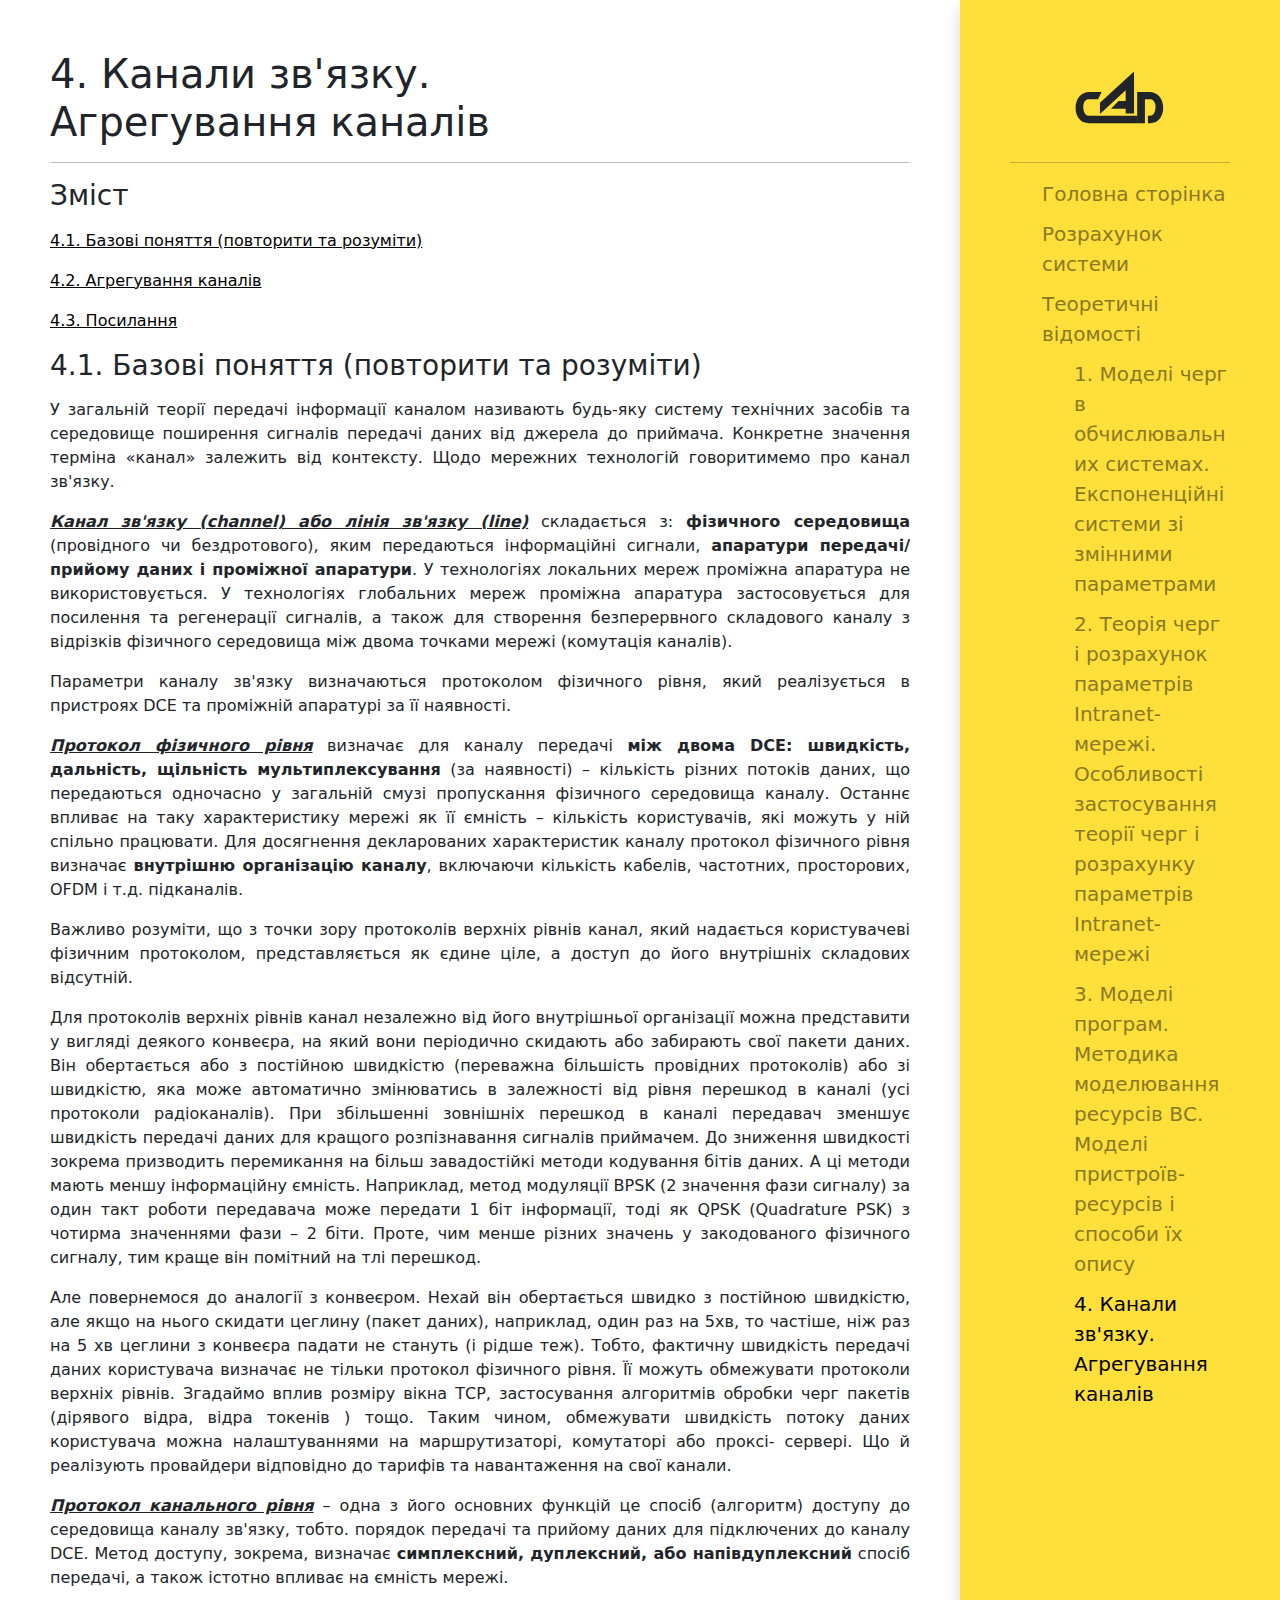
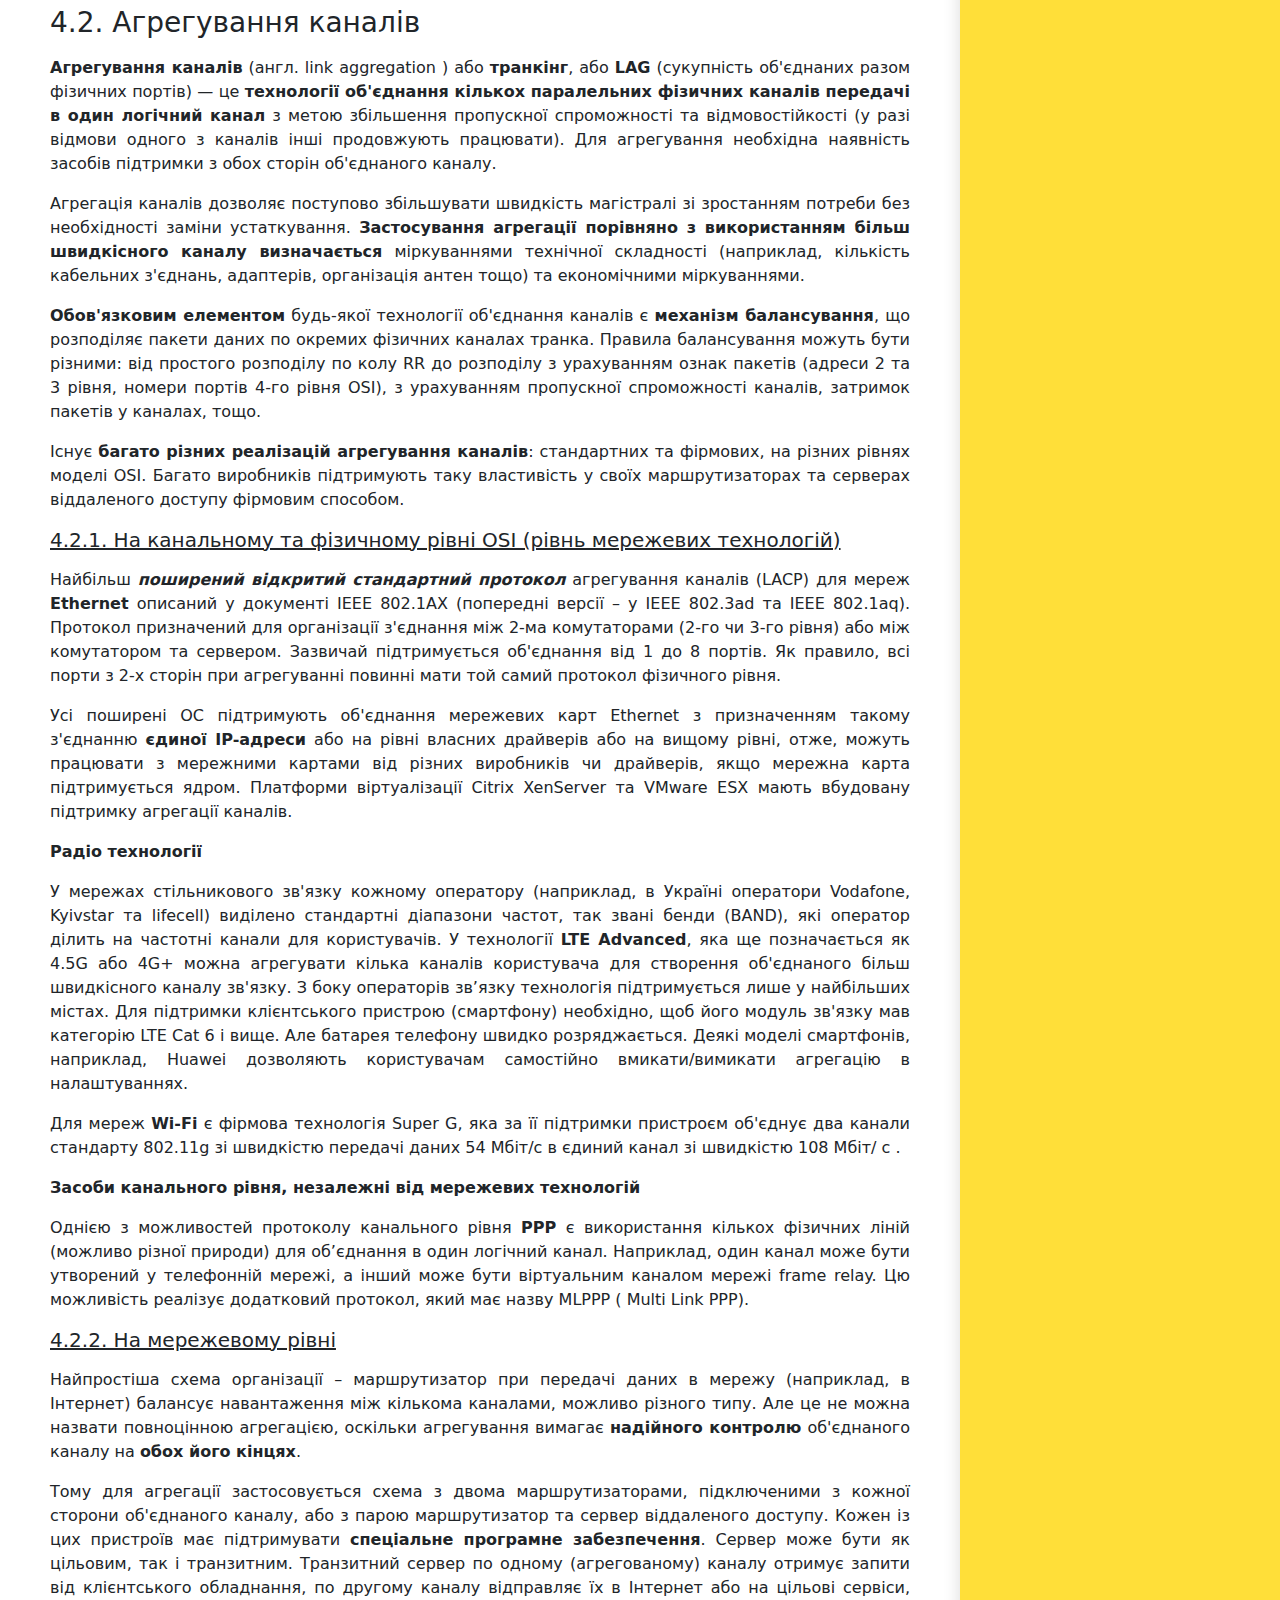
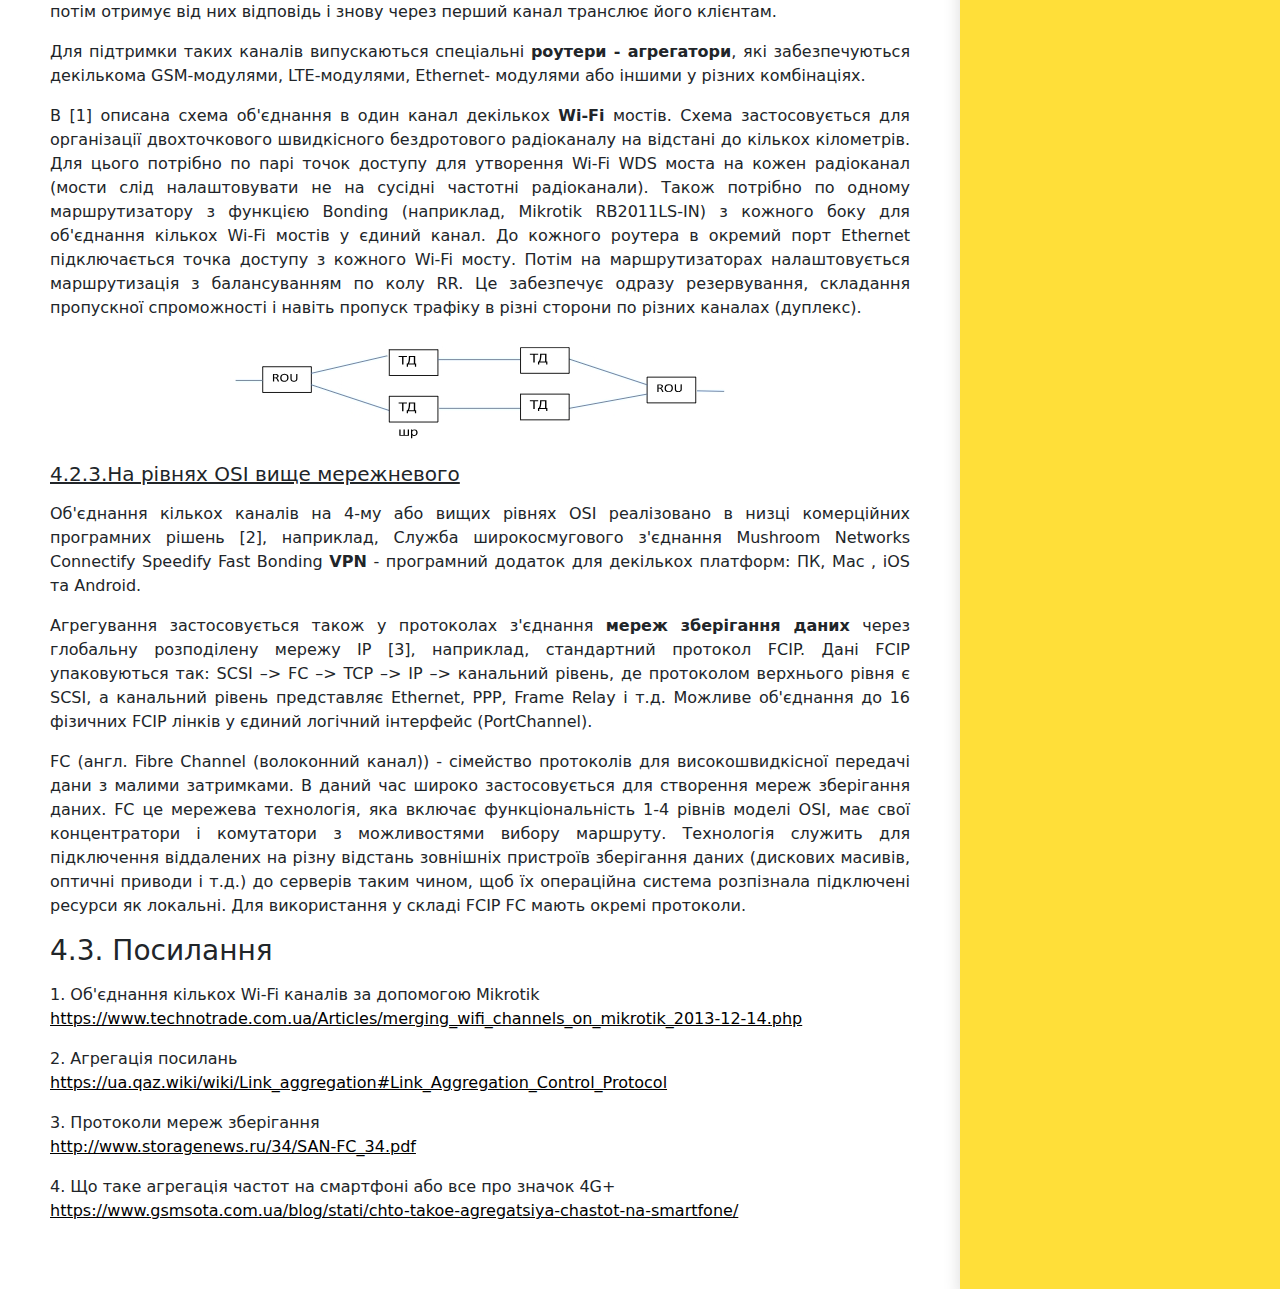
<file: theory_4.html>
<!DOCTYPE html>
<html lang="uk">
    <head>
        <title>SMO 4</title>
        <meta http-equiv="Content-Type" content="text/html; charset=UTF-8">
        <meta name="viewport" content="width=device-width, initial-scale=1">
        <link rel="stylesheet" href="css/bootstrap_5.3.2_min.css">
        <link rel="stylesheet" href="css/main.css">
    </head>
    <body id="theory_4">
        <div class="container-fluid text-justify bg-body">
            <div class="row">
                <div class="col-9 main-frame">
                    <div class="h1">
                        <div>4. Канали зв'язку.</div>
                        <div>Агрегування каналів</div>
                    </div>
                    <hr class="border-black">
                    <p>
                        <h3>Зміст</h3>
                    </p>
                    <p>
                        <a href="#theory_4_1">4.1. Базові поняття (повторити та розуміти)</a>
                    </p>
                    <p>
                        <a href="#theory_4_2">4.2. Агрегування каналів</a>
                    </p>
                    <p>
                        <a href="#theory_4_3">4.3. Посилання</a>
                    </p>
                    <p>
                        <h3><a name="theory_4_1">4.1. Базові поняття (повторити та розуміти)</a></h3>
                    </p>
                    <p>
                        У загальній теорії передачі інформації каналом називають будь-яку систему технічних засобів та середовище поширення сигналів передачі даних від джерела до приймача. Конкретне значення терміна «канал» залежить від контексту. Щодо мережних технологій говоритимемо про канал зв'язку.
                    </p>
                    <p>
                        <b><i><u>Канал зв'язку (channel) або лінія зв'язку (line)</u></i></b> складається з: <b>фізичного середовища</b> (провідного чи бездротового), яким передаються інформаційні сигнали, <b>апаратури передачі/прийому даних і проміжної апаратури</b>. У технологіях локальних мереж проміжна апаратура не використовується. У технологіях глобальних мереж проміжна апаратура застосовується для посилення та регенерації сигналів, а також для створення безперервного складового каналу з відрізків фізичного середовища між двома точками мережі (комутація каналів).
                    </p>
                    <p>
                        Параметри каналу зв'язку визначаються протоколом фізичного рівня, який реалізується в пристроях DCE та проміжній апаратурі за її наявності.
                    </p>
                    <p>
                        <b><i><u>Протокол фізичного рівня</u></i></b> визначає для каналу передачі <b>між двома DCE: швидкість, дальність, щільність мультиплексування</b> (за наявності) – кількість різних потоків даних, що передаються одночасно у загальній смузі пропускання фізичного середовища каналу. Останнє впливає на таку характеристику мережі як її ємність – кількість користувачів, які можуть у ній спільно працювати. Для досягнення декларованих характеристик каналу протокол фізичного рівня визначає <b>внутрішню організацію каналу</b>, включаючи кількість кабелів, частотних, просторових, OFDM і т.д. підканалів.
                    </p>
                    <p>
                        Важливо розуміти, що з точки зору протоколів верхніх рівнів канал, який надається користувачеві фізичним протоколом, представляється як єдине ціле, а доступ до його внутрішніх складових відсутній.
                    </p>
                    <p>
                        Для протоколів верхніх рівнів канал незалежно від його внутрішньої організації можна представити у вигляді деякого конвеєра, на який вони періодично скидають або забирають свої пакети даних. Він обертається або з постійною швидкістю (переважна більшість провідних протоколів) або зі швидкістю, яка може автоматично змінюватись в залежності від рівня перешкод в каналі (усі протоколи радіоканалів). При збільшенні зовнішніх перешкод в каналі передавач зменшує швидкість передачі даних для кращого розпізнавання сигналів приймачем. До зниження швидкості зокрема призводить перемикання на більш завадостійкі методи кодування бітів даних. А ці методи мають меншу інформаційну ємність. Наприклад, метод модуляції BPSK (2 значення фази сигналу) за один такт роботи передавача може передати 1 біт інформації, тоді як QPSK (Quadrature PSK) з чотирма значеннями фази – 2 біти. Проте, чим менше різних значень у закодованого фізичного сигналу, тим краще він помітний на тлі перешкод.
                    </p>
                    <p>
                        Але повернемося до аналогії з конвеєром. Нехай він обертається швидко з постійною швидкістю, але якщо на нього скидати цеглину (пакет даних), наприклад, один раз на 5хв, то частіше, ніж раз на 5 хв цеглини з конвеєра падати не стануть (і рідше теж). Тобто, фактичну швидкість передачі даних користувача визначає не тільки протокол фізичного рівня. Її можуть обмежувати протоколи верхніх рівнів. Згадаймо вплив розміру вікна ТСР, застосування алгоритмів обробки черг пакетів (дірявого відра, відра токенів ) тощо. Таким чином, обмежувати швидкість потоку даних користувача можна налаштуваннями на маршрутизаторі, комутаторі або проксі- сервері. Що й реалізують провайдери відповідно до тарифів та навантаження на свої канали.
                    </p>
                    <p>
                        <b><i><u>Протокол канального рівня</u></i></b> – одна з його основних функцій це спосіб (алгоритм) доступу до середовища каналу зв'язку, тобто. порядок передачі та прийому даних для підключених до каналу DCE. Метод доступу, зокрема, визначає <b>симплексний, дуплексний, або напівдуплексний</b> спосіб передачі, а також істотно впливає на ємність мережі.
                    </p>
                    <p>
                        <h3><a name="theory_4_2">4.2. Агрегування каналів</a></h3>
                    </p>
                    <p>
                        <b>Агрегування каналів</b> (англ. link aggregation ) або <b>транкінг</b>, або <b>LAG</b> (сукупність об'єднаних разом фізичних портів) — це <b>технології об'єднання кількох паралельних фізичних каналів передачі в один логічний канал</b> з метою збільшення пропускної спроможності та відмовостійкості (у разі відмови одного з каналів інші продовжують працювати). Для агрегування необхідна наявність засобів підтримки з обох сторін об'єднаного каналу.
                    </p>
                    <p>
                        Агрегація каналів дозволяє поступово збільшувати швидкість магістралі зі зростанням потреби без необхідності заміни устаткування. <b>Застосування агрегації порівняно з використанням більш швидкісного каналу визначається</b> міркуваннями технічної складності (наприклад, кількість кабельних з'єднань, адаптерів, організація антен тощо) та економічними міркуваннями.
                    </p>
                    <p>
                        <b>Обов'язковим елементом</b> будь-якої технології об'єднання каналів є <b>механізм балансування</b>, що розподіляє пакети даних по окремих фізичних каналах транка. Правила балансування можуть бути різними: від простого розподілу по колу RR до розподілу з урахуванням ознак пакетів (адреси 2 та 3 рівня, номери портів 4-го рівня OSI), з урахуванням пропускної спроможності каналів, затримок пакетів у каналах, тощо.
                    </p>
                    <p>
                        Існує <b>багато різних реалізацій агрегування каналів</b>: стандартних та фірмових, на різних рівнях моделі OSI. Багато виробників підтримують таку властивість у своїх маршрутизаторах та серверах віддаленого доступу фірмовим способом.
                    </p>
                    <p>
                        <h5><u>4.2.1. На канальному та фізичному рівні OSI (рівнь мережевих технологій)</u></h5>
                    </p>
                    <p>
                        Найбільш <b><i>поширений відкритий стандартний протокол</i></b> агрегування каналів (LACP) для мереж <b>Ethernet</b> описаний у документі IEEE 802.1AX (попередні версії – у IEEE 802.3ad та IEEE 802.1aq). Протокол призначений для організації з'єднання між 2-ма комутаторами (2-го чи 3-го рівня) або між комутатором та сервером. Зазвичай підтримується об'єднання від 1 до 8 портів. Як правило, всі порти з 2-х сторін при агрегуванні повинні мати той самий протокол фізичного рівня.
                    </p>
                    <p>
                        Усі поширені ОС підтримують об'єднання мережевих карт Ethernet з призначенням такому з'єднанню <b>єдиної IP-адреси</b> або на рівні власних драйверів або на вищому рівні, отже, можуть працювати з мережними картами від різних виробників чи драйверів, якщо мережна карта підтримується ядром. Платформи віртуалізації Citrix XenServer та VMware ESX мають вбудовану підтримку агрегації каналів.
                    </p>
                    <p>
                        <b>Радіо технології</b>
                    </p>
                    <p>
                        У мережах стільникового зв'язку кожному оператору (наприклад, в Україні оператори Vodafone, Kyivstar та lifecell) виділено стандартні діапазони частот, так звані бенди (BAND), які оператор ділить на частотні канали для користувачів. У технології <b>LTE Advanced</b>, яка ще позначається як 4.5G або 4G+ можна агрегувати кілька каналів користувача для створення об'єднаного більш швидкісного каналу зв'язку. З боку операторів зв’язку технологія підтримується лише у найбільших містах. Для підтримки клієнтського пристрою (смартфону) необхідно, щоб його модуль зв'язку мав категорію LTE Cat 6 і вище. Але батарея телефону швидко розряджається. Деякі моделі смартфонів, наприклад, Huawei дозволяють користувачам самостійно вмикати/вимикати агрегацію в налаштуваннях.
                    </p>
                    <p>
                        Для мереж <b>Wi-Fi</b> є фірмова технологія Super G, яка за її підтримки пристроєм об'єднує два канали стандарту 802.11g зі швидкістю передачі даних 54 Мбіт/с в єдиний канал зі швидкістю 108 Мбіт/ с .
                    </p>
                    <p>
                        <b>Засоби канального рівня, незалежні від мережевих технологій</b>
                    </p>
                    <p>
                        Однією з можливостей протоколу канального рівня <b>РРР</b> є використання кількох фізичних ліній (можливо різної природи) для об’єднання в один логічний канал. Наприклад, один канал може бути утворений у телефонній мережі, а інший може бути віртуальним каналом мережі frame relay. Цю можливість реалізує додатковий протокол, який має назву MLPPP ( Multi Link РРР).
                    </p>
                    <p>
                        <h5><u>4.2.2. На мережевому рівні</u></h5>
                    </p>
                    <p>
                        Найпростіша схема організації – маршрутизатор при передачі даних в мережу (наприклад, в Інтернет) балансує навантаження між кількома каналами, можливо різного типу. Але це не можна назвати повноцінною агрегацією, оскільки агрегування вимагає <b>надійного контролю</b> об'єднаного каналу на <b>обох його кінцях</b>.
                    </p>
                    <p>
                        Тому для агрегації застосовується схема з двома маршрутизаторами, підключеними з кожної сторони об'єднаного каналу, або з парою маршрутизатор та сервер віддаленого доступу. Кожен із цих пристроїв має підтримувати <b>спеціальне програмне забезпечення</b>. Сервер може бути як цільовим, так і транзитним. Транзитний сервер по одному (агрегованому) каналу отримує запити від клієнтського обладнання, по другому каналу відправляє їх в Інтернет або на цільові сервіси, потім отримує від них відповідь і знову через перший канал транслює його клієнтам.
                    </p>
                    <p>
                        Для підтримки таких каналів випускаються спеціальні <b>роутери - агрегатори</b>, які забезпечуються декількома GSM-модулями, LTE-модулями, Ethernet- модулями або іншими у різних комбінаціях.
                    </p>
                    <p>
                        В [1] описана схема об'єднання в один канал декількох <b>Wi-Fi</b> мостів. Схема застосовується для організації двохточкового швидкісного бездротового радіоканалу на відстані до кількох кілометрів. Для цього потрібно по парі точок доступу для утворення Wi-Fi WDS моста на кожен радіоканал (мости слід налаштовувати не на сусідні частотні радіоканали). Також потрібно по одному маршрутизатору з функцією Bonding (наприклад, Mikrotik RB2011LS-IN) з кожного боку для об'єднання кількох Wi-Fi мостів у єдиний канал. До кожного роутера в окремий порт Ethernet підключається точка доступу з кожного Wi-Fi мосту. Потім на маршрутизаторах налаштовується маршрутизація з балансуванням по колу RR. Це забезпечує одразу резервування, складання пропускної спроможності і навіть пропуск трафіку в різні сторони по різних каналах (дуплекс).
                    </p>
                    <div class="d-flex justify-content-center">
                        <img src="formula/formula_4_1.jpg">
                    </div>
                    <p>
                        <h5><u>4.2.3.На рівнях OSI вище мережневого</u></h5>
                    </p>
                    <p>
                        Об'єднання кількох каналів на 4-му або вищих рівнях OSI реалізовано в низці комерційних програмних рішень [2], наприклад, Служба широкосмугового з'єднання Mushroom Networks Connectify Speedify Fast Bonding <b>VPN</b> - програмний додаток для декількох платформ: ПК, Mac , iOS та Android.
                    </p>
                    <p>
                        Агрегування застосовується також у протоколах з'єднання <b>мереж зберігання даних</b> через глобальну розподілену мережу IP [3], наприклад, стандартний протокол FCIP. Дані FCIP упаковуються так: SCSI –&gt;  FC –&gt; TCP –&gt; IP –&gt; канальний рівень, де протоколом верхнього рівня є SCSI, а канальний рівень представляє Ethernet, PPP, Frame Relay і т.д. Можливе об'єднання до 16 фізичних FCIP лінків у єдиний логічний інтерфейс (PortChannel).
                    </p>
                    <p>
                        FC (англ. Fibre Channel (волоконний канал)) - сімейство протоколів для високошвидкісної передачі дани з малими затримками. В даний час широко застосовується для створення мереж зберігання даних. FC це мережева технологія, яка включає функціональність 1-4 рівнів моделі OSI, має свої концентратори і комутатори з можливостями вибору маршруту. Технологія служить для підключення віддалених на різну відстань зовнішніх пристроїв зберігання даних (дискових масивів, оптичні приводи і т.д.) до серверів таким чином, щоб їх операційна система розпізнала підключені ресурси як локальні. Для використання у складі FCIP FC мають окремі протоколи.
                    </p>
                    <p>
                        <h3><a name="theory_4_3">4.3. Посилання</a></h3>
                    </p>
                    <div class="mb-3">
                        <div>1. Об'єднання кількох Wi-Fi каналів за допомогою Mikrotik</div>
                        <a href="https://www.technotrade.com.ua/Articles/merging_wifi_channels_on_mikrotik_2013-12-14.php">
                            https://www.technotrade.com.ua/Articles/merging_wifi_channels_on_mikrotik_2013-12-14.php
                        </a>
                    </div>
                    <div class="mb-3">
                        <div>2. Агрегація посилань</div>
                        <a href="https://ua.qaz.wiki/wiki/Link_aggregation#Link_Aggregation_Control_Protocol">
                            https://ua.qaz.wiki/wiki/Link_aggregation#Link_Aggregation_Control_Protocol
                        </a>
                    </div>
                    <div class="mb-3">
                        <div>3. Протоколи мереж зберігання</div>
                        <a href="http://www.storagenews.ru/34/SAN-FC_34.pdf">
                            http://www.storagenews.ru/34/SAN-FC_34.pdf
                        </a>
                    </div>
                    <div class="mb-3">
                        <div>4. Що таке агрегація частот на смартфоні або все про значок 4G+</div>
                        <a href="https://www.gsmsota.com.ua/blog/stati/chto-takoe-agregatsiya-chastot-na-smartfone/">
                            https://www.gsmsota.com.ua/blog/stati/chto-takoe-agregatsiya-chastot-na-smartfone/
                        </a>
                    </div>
                </div>
                <div class="col-3 shadow side-frame bg-yellow">
                    <svg width="96" height="96" viewBox="0 0 64 64" xmlns="http://www.w3.org/2000/svg">
                        <path d="M18.6347 42.7125V35.1516L41.3503 14.3999V42.287H35.7859V39.1121H25.9665L31.0071 34.006H35.7859V26.8705L18.6347 42.7125Z" fill="#212529">     
                        </path>
                        <path d="M51.5614 27.9224C57.0941 27.9224 60.8 32.3068 60.8 38.4659C60.8 43.2679 58.2685 47.5479 54.6148 48.383C53.4404 48.6701 52.7097 48.8006 52.3704 48.8006H50.6016V43.8942H51.8484C54.406 43.8942 55.6848 41.6759 55.6848 37.2132C55.6848 37.0827 55.5804 34.9688 54.1189 33.6378C53.5187 33.0897 52.9967 32.8287 52.5009 32.8287H48.6384V48.8006H43.4449V27.9224H51.5614Z" fill="#212529">
                        </path>
                        <path d="M11.6386 27.9224C6.10591 27.9224 2.40002 32.2024 2.40002 38.4659C2.40002 39.0661 2.47832 39.9795 2.6349 41.18C3.05247 44.4162 5.68835 47.7567 8.5852 48.383C9.7596 48.6701 10.5164 48.8006 10.8296 48.8006H43.5574V43.8942H11.3255C8.79398 43.8942 7.51519 41.6759 7.51519 37.2132C7.51519 36.9522 7.67178 36.2737 7.98495 35.1775C8.27203 34.1858 9.70741 32.8287 10.6991 32.8287H17.3541L19.7551 27.9224H11.6386Z" fill="#212529">
                        </path>
                    </svg>
                    <hr class="border-dark">
                    <ul>
                        <li>
                            <a href="index.html" id="index_link">
                                <div>Головна сторінка</div>
                            </a>
                        </li>
                        <li>
                            <a href="engine.html" id="engine_link">
                                <div>
                                    Розрахунок системи
                                </div>
                            </a>
                        </li>
                        <li>
                            <a href="theory.html" id="theory_link">
                                <div>
                                    Теоретичні відомості
                                </div>
                            </a>
                            <ul>
                                <li>
                                    <a href="theory_1.html" id="theory_1_link">
                                        <div>
                                            1. Моделі черг 
                                            в обчислювальних системах.
                                            Експоненційні системи зі 
                                            змінними параметрами
                                        </div>
                                    </a>
                                </li>
                                <li>
                                    <a href="theory_2.html" id="theory_2_link">
                                        <div>2. Теорія черг і розрахунок параметрів
                                            Intranet-мережі. Особливості 
                                            застосування теорії черг і розрахунку
                                            параметрів Intranet-мережі
                                        </div>
                                    </a>
                                </li>
                                <li>
                                    <a href="theory_3.html" id="theory_3_link">
                                        <div>
                                            3. Моделі програм. Методика моделювання
                                            ресурсів ВС. Моделі пристроїв-ресурсів
                                            і способи їх опису
                                        </div>
                                    </a>
                                </li>
                                <li>
                                    <a href="theory_4.html" id="theory_4_link">
                                        <div>
                                            4. Канали зв'язку.
                                            Агрегування каналів
                                        </div>
                                    </a>
                                </li>
                            </ul>
                        </li>
                    </ul>
                </div>
            </div>
        </div>

        <script type="text/javascript" src="js/nav_selector.js"></script>
        <script type="text/javascript" async src="lib/tex-chtml.js"></script>
    </body>
</html>
</file>
<file: css/main.css>
* {
    font-family: system-ui;
}

.side-frame {
    word-wrap: break-word;
    min-height: 100vh;
}

@media only screen and (min-width: 1100px) {
    .main-frame {
        padding: 50px;
    }

    .side-frame {
        padding: 50px;
    }
}

@media only screen and (max-width: 1100px) {
    .main-frame {
        padding: 10px;
    }

    .side-frame {
        padding: 10px;
    }

    img {
        height: auto; 
        width: auto; 
        max-width: 80%; 
        max-height: 80%;
    }
}

a {
    color: black;
}

svg {
    display: block;
    margin: auto;
    align-self: center;
    margin-bottom: 0.95rem;
    fill: black;
}

.bg-yellow {
    background-color: #FFDF39;
}

.btn-yellow {
    background-color: #FFDF39;
    border-color: #FFDF39;
}

.btn-yellow:hover {
    background-color: #ffd600;
}

th {
    background-color: #FFDF39;
}

.main-frame > p {
    text-align: justify;
}

.side-frame > ul a {
    text-decoration: none;
    font-weight: 500;
}

.side-frame > ul li {
    list-style: none;
    margin-top: 10px;
    font-size: 1.25rem;
}

.side-frame > ul a {
    color: #897925;
}

.side-frame > ul a:hover {
    color: black;
}
</file>
